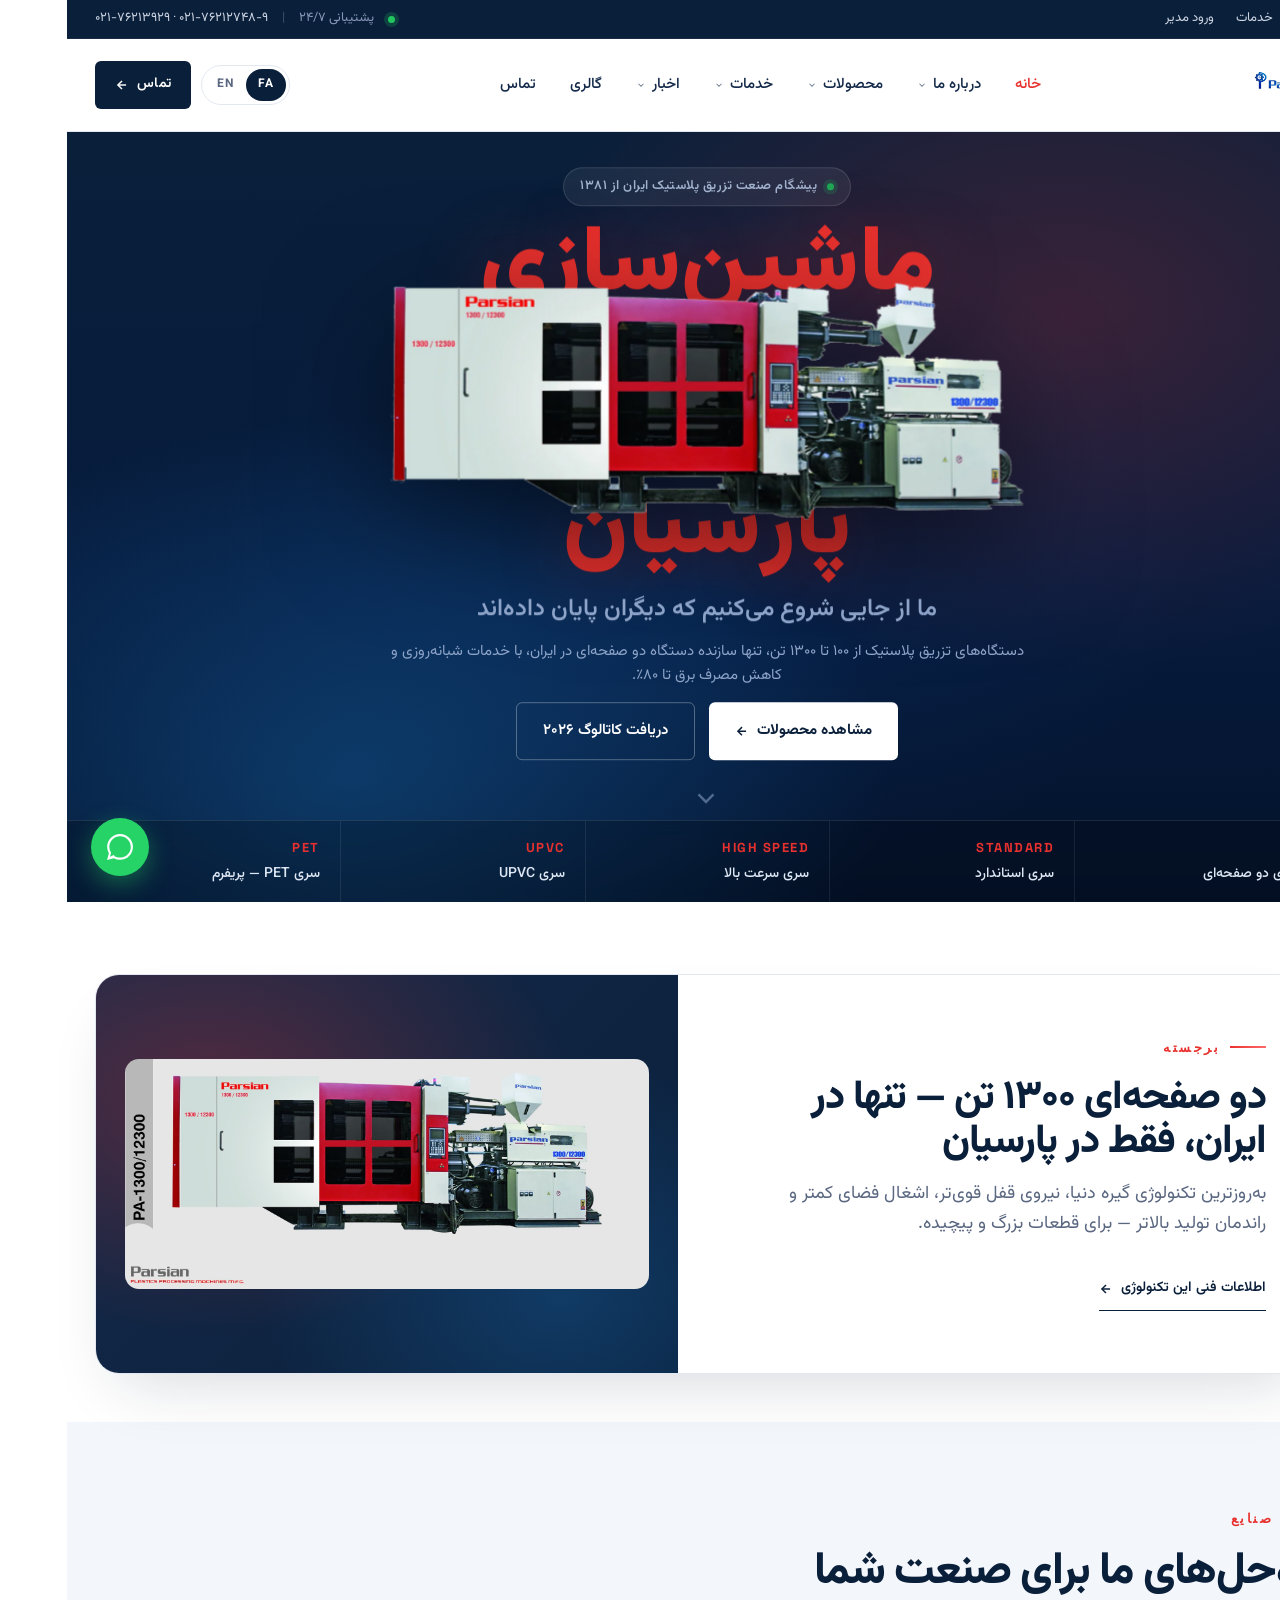
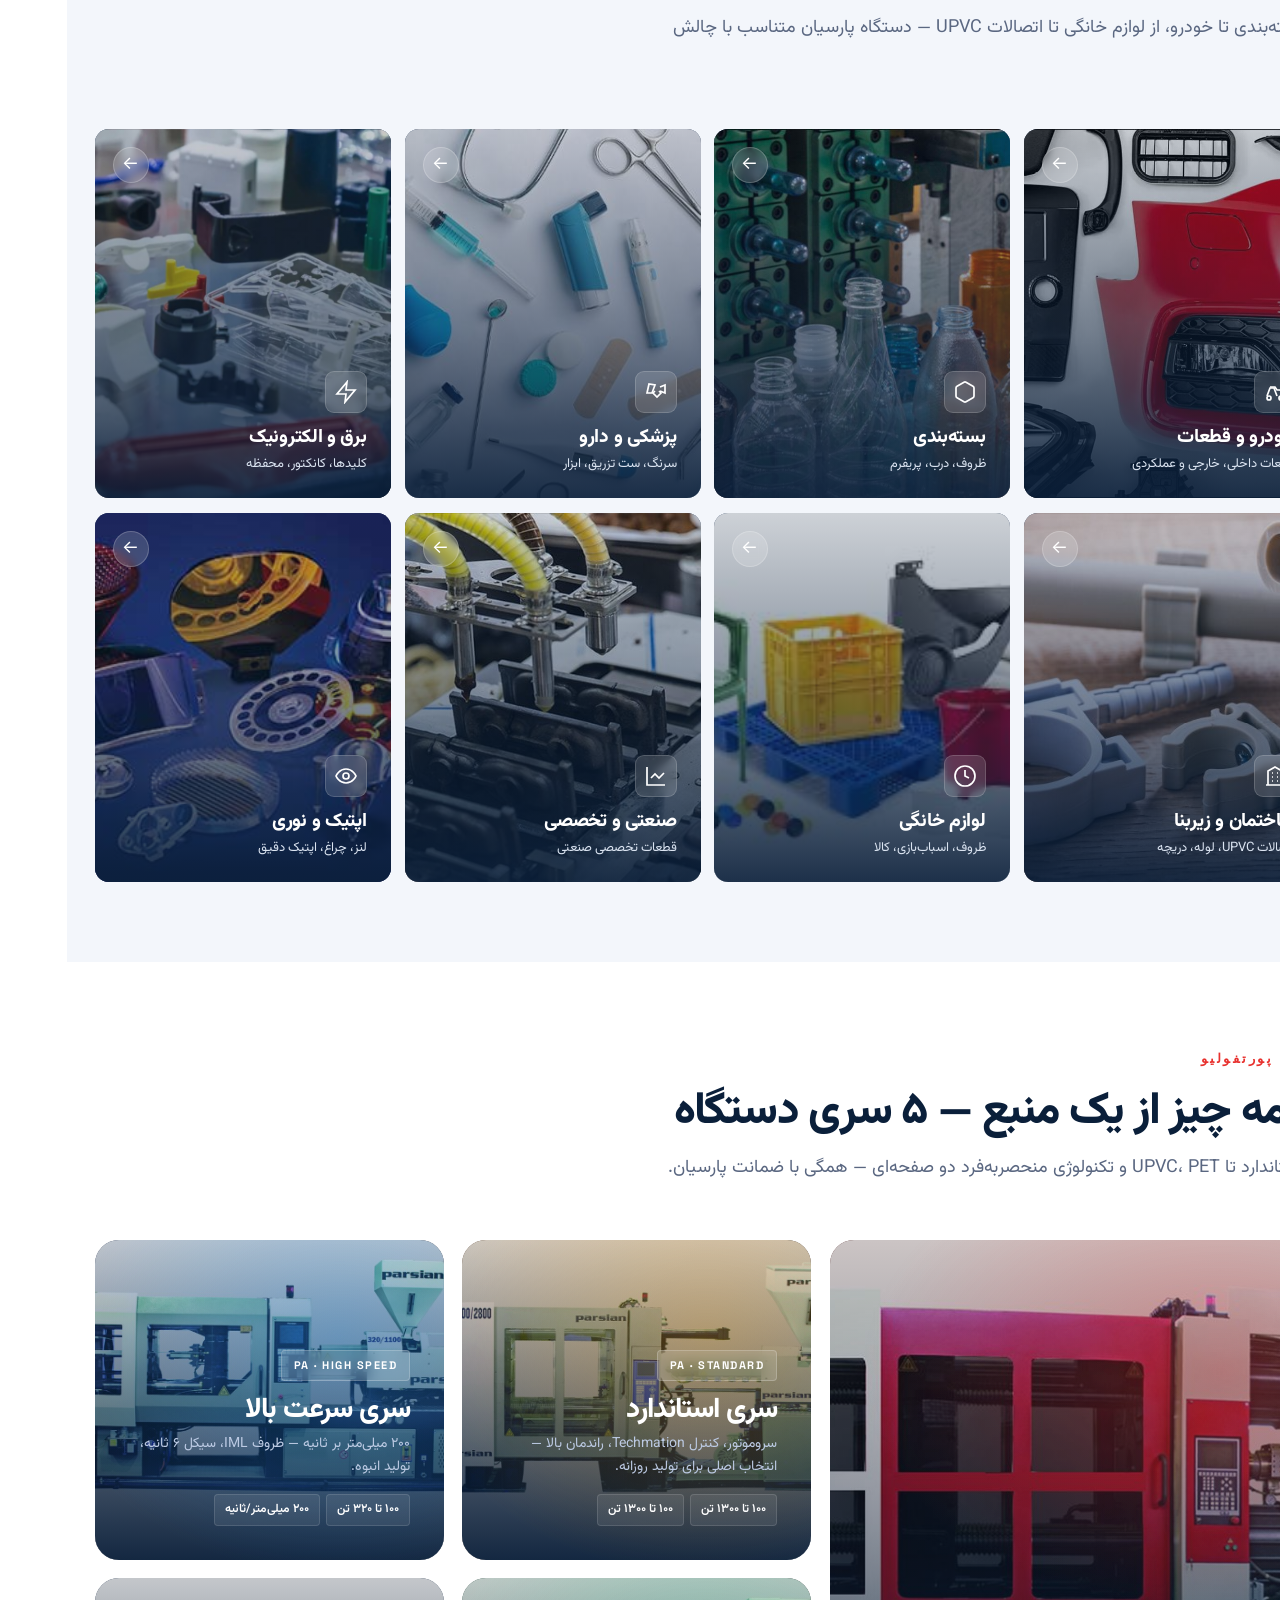
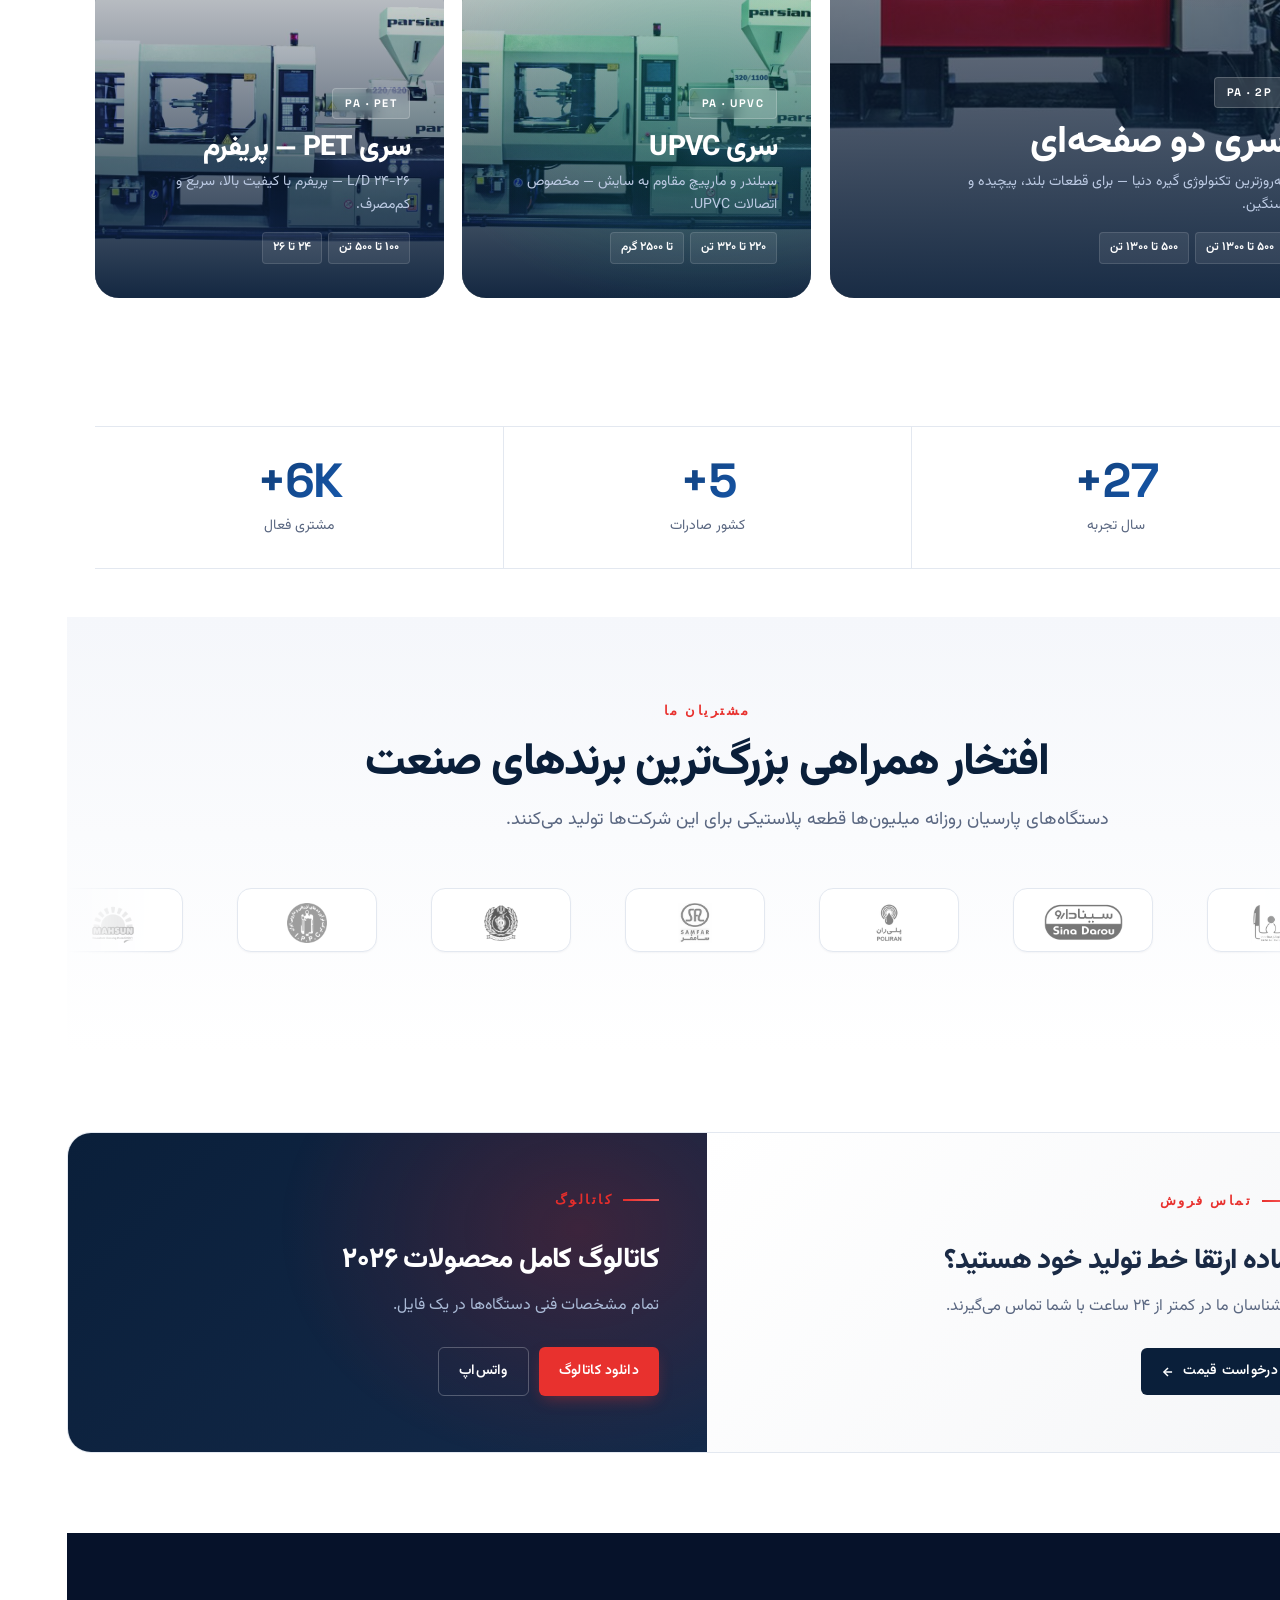
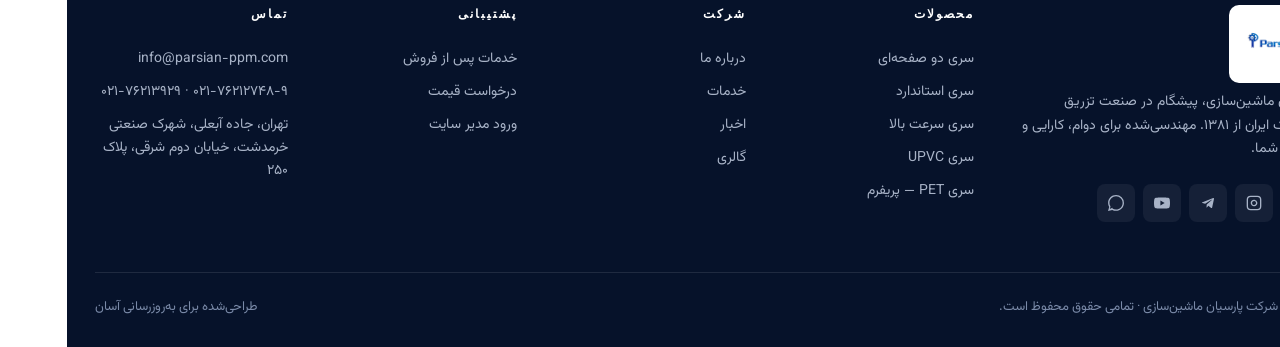
<file: index.html>
<!DOCTYPE html>
<html lang="fa" dir="rtl" data-lang="fa">
<head>
<meta charset="UTF-8" />
<meta name="viewport" content="width=device-width, initial-scale=1, viewport-fit=cover" />
<meta name="theme-color" content="#0a1f3a" />
<title>پارسیان | سازنده دستگاه تزریق پلاستیک — Parsian</title>
<meta name="description" content="پارسیان، سازنده دستگاه‌های تزریق پلاستیک از ۱۰۰ تا ۱۳۰۰ تن — تنها تولیدکننده دستگاه دو صفحه‌ای در ایران، با ۳۰ سال تجربه و خدمات پس از فروش ۲۴ ساعته." />
<link rel="preconnect" href="https://fonts.googleapis.com">
<link rel="preconnect" href="https://fonts.gstatic.com" crossorigin>
<link href="https://fonts.googleapis.com/css2?family=Vazirmatn:wght@300;400;500;600;700;800;900&family=Inter:wght@400;500;600;700;800;900&family=Space+Grotesk:wght@500;600;700&display=swap" rel="stylesheet">
<link rel="stylesheet" href="assets/css/style.css">
<link rel="stylesheet" href="assets/css/motion.css">
</head>
<body data-page="home">
  <div id="header-mount"></div>

  <section class="hero" id="hero-mount"></section>
  <section class="section-tight" style="padding-top:72px" id="highlight-mount"></section>
  <section class="section" id="industries-mount" style="background:var(--bg-2)"></section>
  <section class="section" id="portfolio-mount"></section>
  <section class="section-tight" id="stats-mount"></section>
  <section class="section" id="customers-mount" style="background:linear-gradient(180deg,#f5f7fb,#fff)"></section>
  <section class="section" id="cta-mount"><div class="container"></div></section>

  <div id="footer-mount"></div>
  <script src="assets/js/common.js"></script>
  <script src="assets/js/kinetic-grid.js"></script>
  <script src="assets/js/site.js"></script>
<script src="assets/js/motion.js"></script>
</body>
</html>
</file>
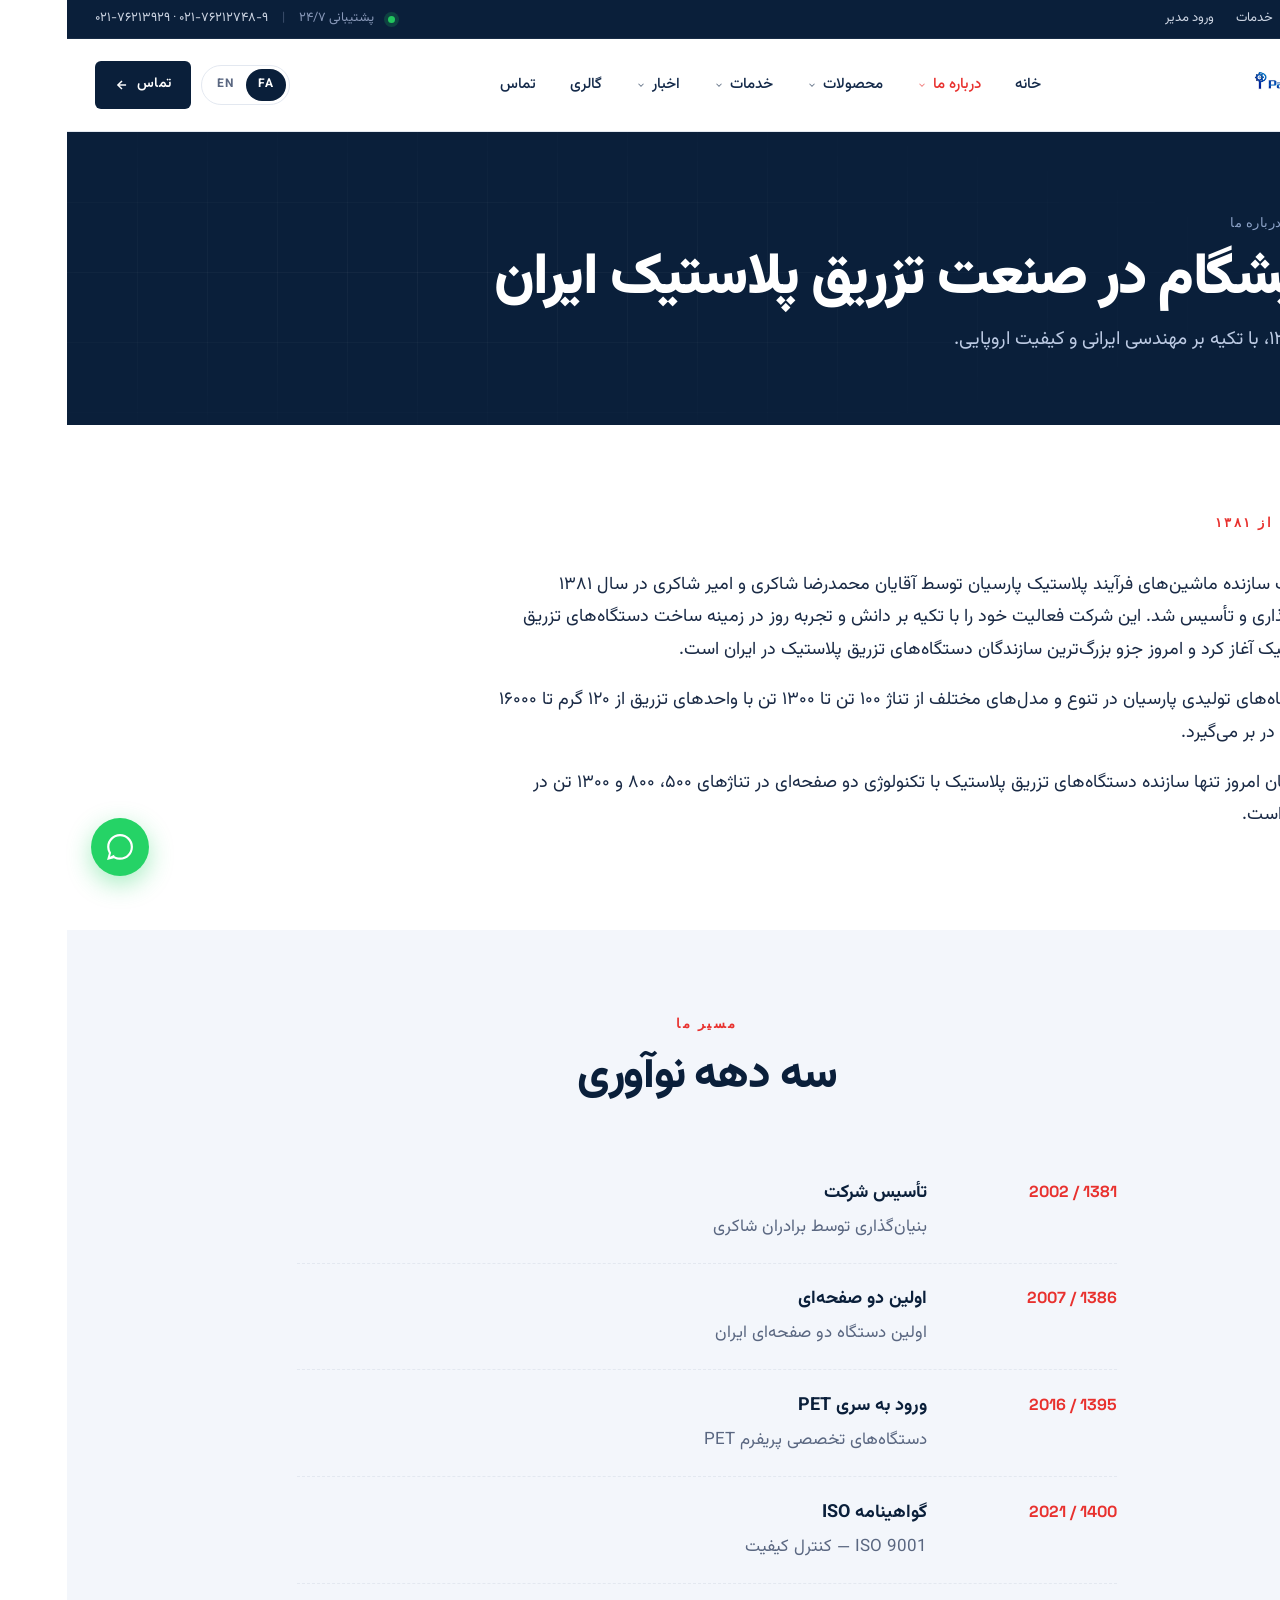
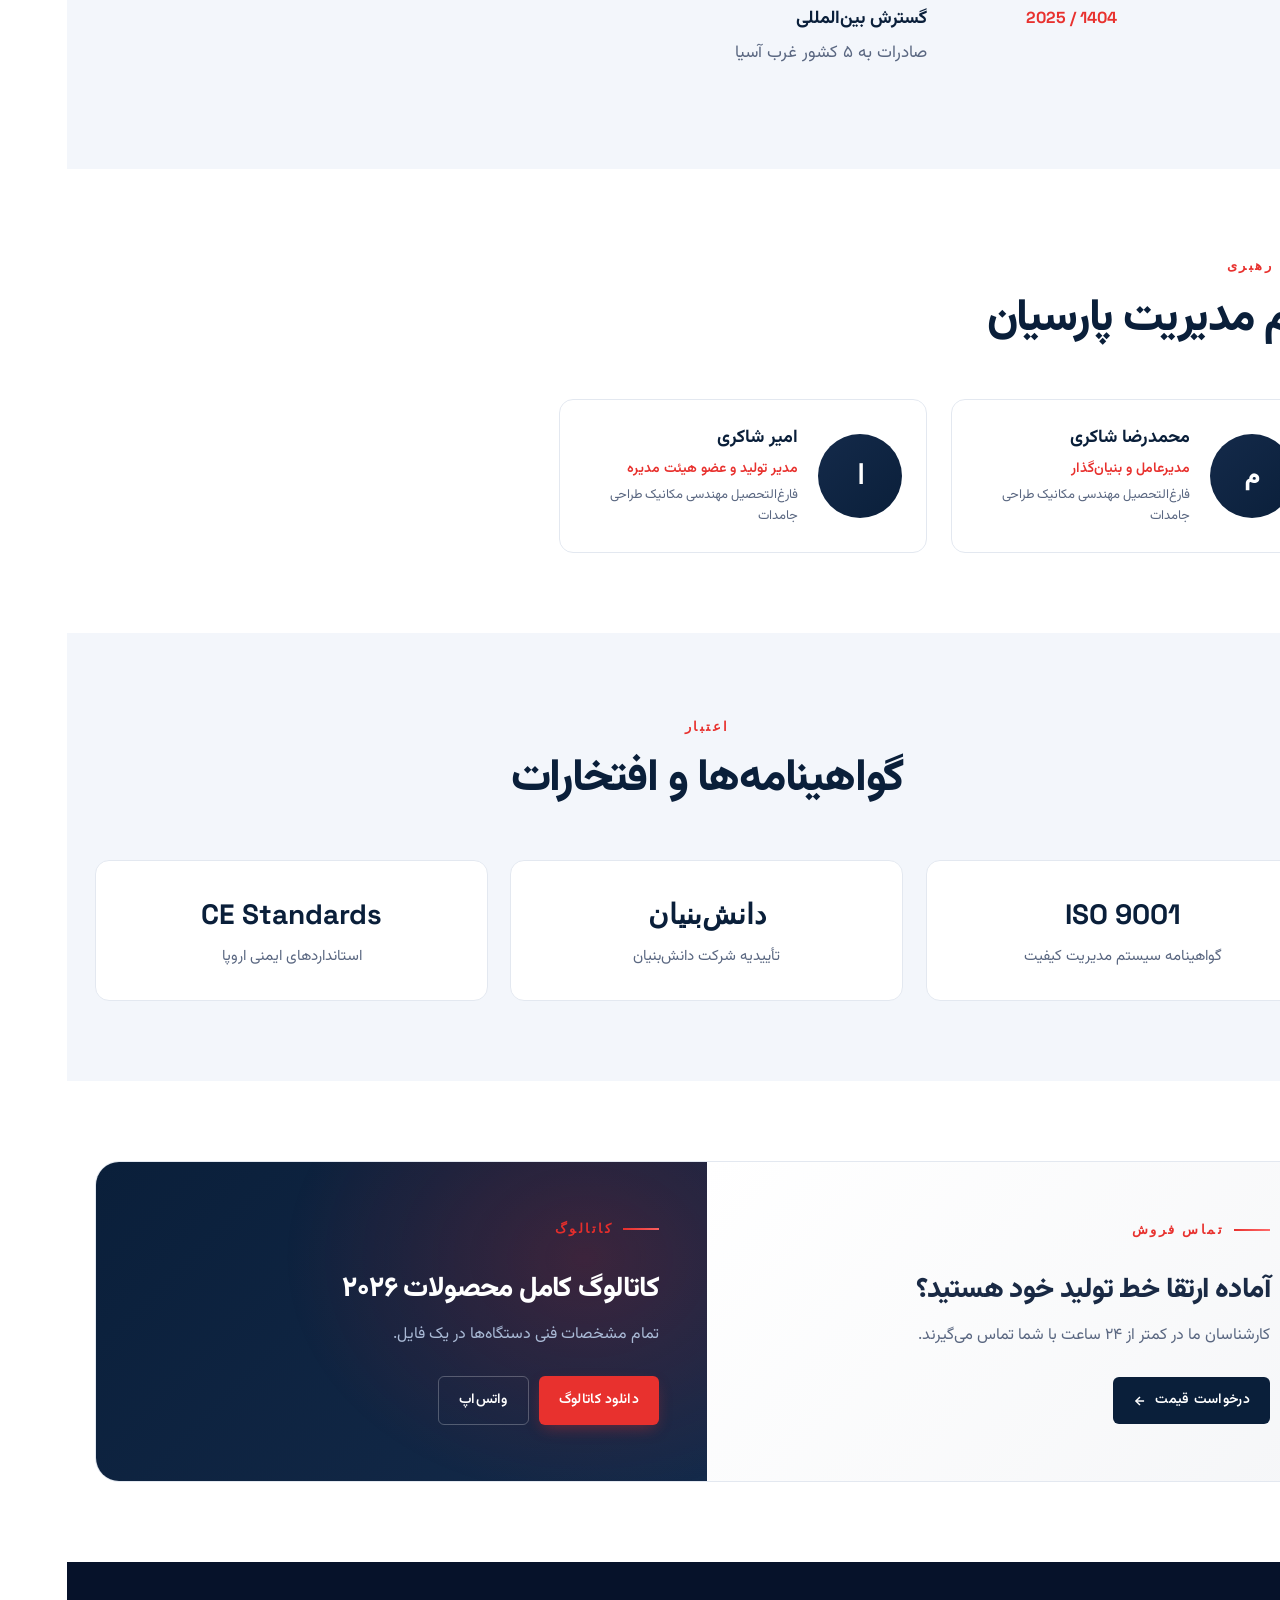
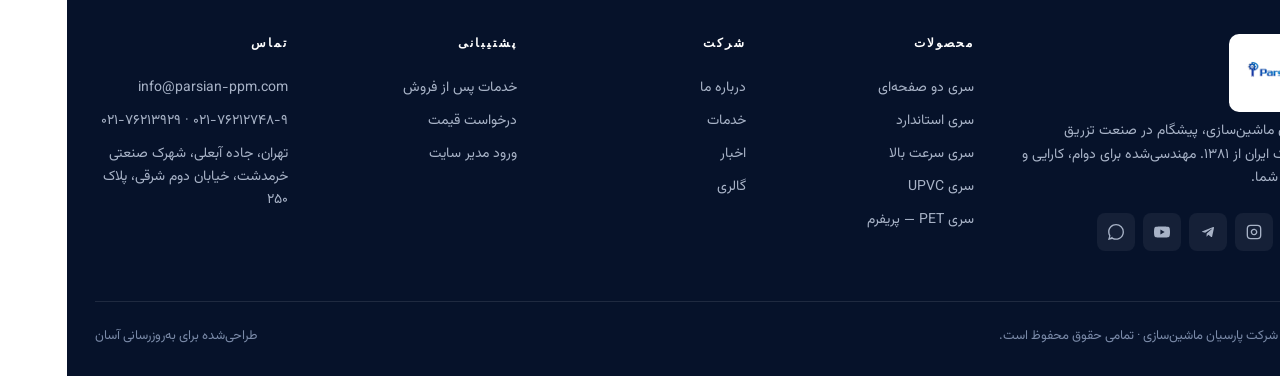
<file: about.html>
<!DOCTYPE html>
<html lang="fa" dir="rtl" data-lang="fa">
<head>
<meta charset="UTF-8" />
<meta name="viewport" content="width=device-width, initial-scale=1" />
<meta name="theme-color" content="#0a1f3a" />
<title>درباره ما | پارسیان — Parsian</title>
<meta name="description" content="بنیان‌گذاری در ۱۳۸۱، مهندسی توسط برادران شاکری، و ۳۰ سال تجربه ساخت دستگاه‌های تزریق پلاستیک — داستان پارسیان را بخوانید." />
<link rel="preconnect" href="https://fonts.googleapis.com">
<link rel="preconnect" href="https://fonts.gstatic.com" crossorigin>
<link href="https://fonts.googleapis.com/css2?family=Vazirmatn:wght@300;400;500;600;700;800;900&family=Inter:wght@400;500;600;700;800;900&family=Space+Grotesk:wght@500;600;700&display=swap" rel="stylesheet">
<link rel="stylesheet" href="assets/css/style.css">
<link rel="stylesheet" href="assets/css/motion.css">
</head>
<body data-page="about">
  <div id="header-mount"></div>

  <section class="page-hero">
    <div class="container">
      <div class="crumb"><a href="index.html"><span data-show="fa">خانه</span><span data-show="en">Home</span></a> / <span data-show="fa">درباره ما</span><span data-show="en">About</span></div>
      <h1><span data-show="fa">پیشگام در صنعت تزریق پلاستیک ایران</span><span data-show="en">Pioneering Iran's plastic machinery industry</span></h1>
      <p><span data-show="fa">از ۱۳۸۱، با تکیه بر مهندسی ایرانی و کیفیت اروپایی.</span><span data-show="en">Since 2002, built on Iranian engineering and European-grade quality.</span></p>
    </div>
  </section>

  <div id="about-mount"></div>

  <div id="footer-mount"></div>
  <script src="assets/js/common.js"></script>
  <script src="assets/js/site.js"></script>
<script src="assets/js/motion.js"></script>
</body>
</html>
</file>
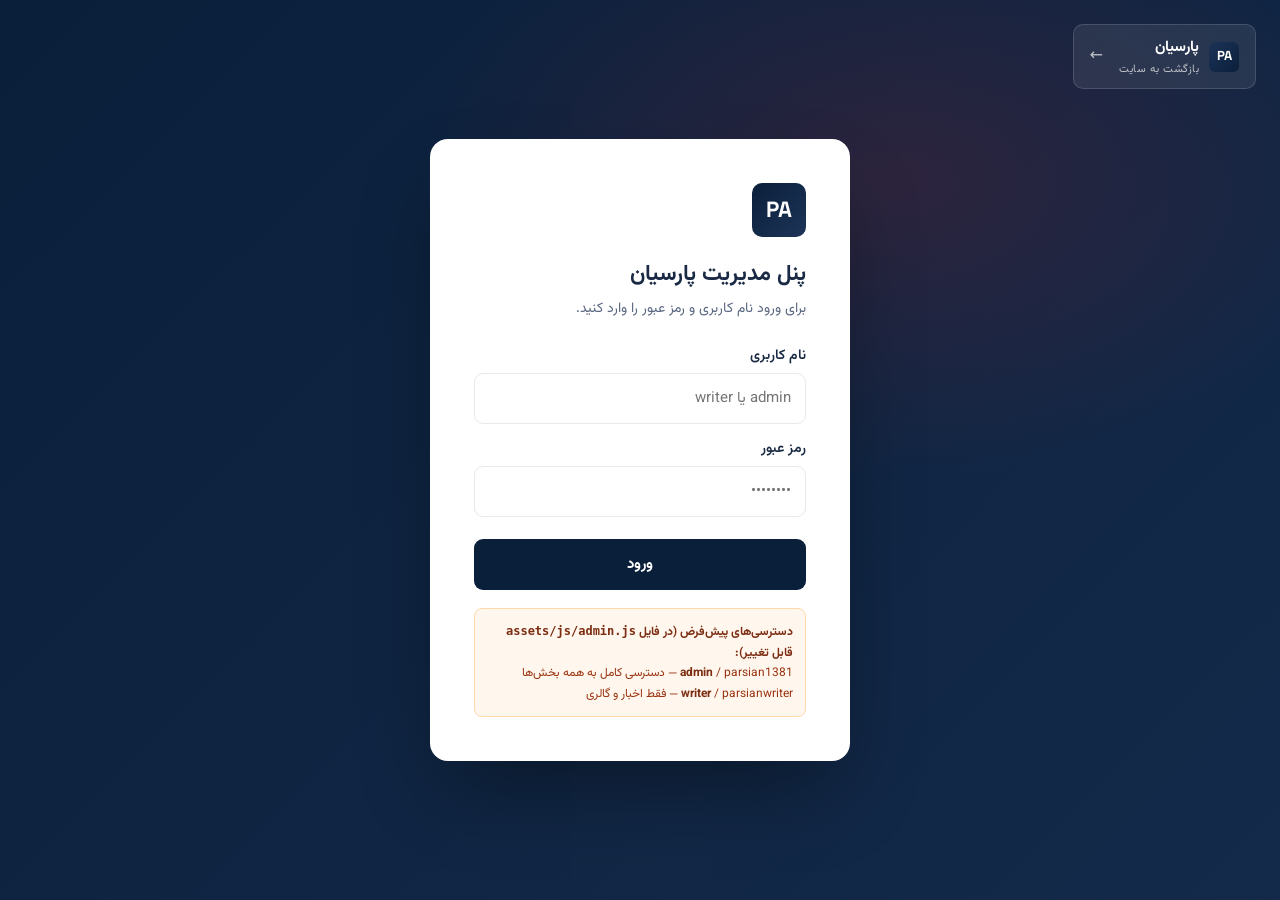
<file: admin.html>
<!DOCTYPE html>
<html lang="fa" dir="rtl">
<head>
<meta charset="UTF-8" />
<meta name="viewport" content="width=device-width, initial-scale=1" />
<meta name="robots" content="noindex, nofollow" />
<title>پنل مدیریت | پارسیان</title>
<link rel="preconnect" href="https://fonts.googleapis.com">
<link rel="preconnect" href="https://fonts.gstatic.com" crossorigin>
<link href="https://fonts.googleapis.com/css2?family=Vazirmatn:wght@300;400;500;600;700;800&family=Space+Grotesk:wght@500;600;700&display=swap" rel="stylesheet">
<style>
  :root{--ink:#0a1f3a;--ink2:#142a4a;--accent:#d92020;--line:#e6e9ee;--bg:#f5f6f8;--text:#1a2a45;--muted:#5a6781}
  *{box-sizing:border-box}
  body{margin:0;font-family:'Vazirmatn',system-ui,sans-serif;background:var(--bg);color:var(--text);line-height:1.6}
  input,select,textarea,button{font-family:inherit}

  /* ============ LOGIN ============ */
  #login-screen{min-height:100vh;display:flex;align-items:center;justify-content:center;background:radial-gradient(800px 500px at 70% 20%,rgba(217,32,32,.15),transparent 60%),linear-gradient(135deg,#0a1f3a,#142a4a);position:relative}
  .back-to-site{
    position:absolute; top:24px; inset-inline-start:24px;
    display:flex; align-items:center; gap:10px;
    color:#fff; text-decoration:none; padding:10px 16px; border-radius:10px;
    background:rgba(255,255,255,.08); border:1px solid rgba(255,255,255,.14); transition:.2s;
  }
  .back-to-site:hover{background:rgba(255,255,255,.16)}
  .back-to-site .logo{width:30px;height:30px;border-radius:6px;background:linear-gradient(135deg,#1d3458,#0a1f3a);display:grid;place-items:center;font-family:'Space Grotesk',sans-serif;font-weight:700;font-size:13px}
  .back-to-site b{font-weight:700;font-size:15px}
  .back-to-site small{display:block;font-size:11px;opacity:.7;letter-spacing:.5px}
  .back-to-site .arr{margin-inline-start:6px;opacity:.7}

  .login-card{background:#fff;border-radius:18px;padding:44px;width:420px;max-width:92vw;box-shadow:0 40px 80px -20px rgba(0,0,0,.4)}
  .login-card .logo{width:54px;height:54px;border-radius:10px;background:linear-gradient(135deg,#0a1f3a,#1d3458);display:grid;place-items:center;color:#fff;font-weight:800;font-family:'Space Grotesk',sans-serif;font-size:22px;margin-bottom:20px}
  .login-card h1{font-size:22px;margin:0 0 6px}
  .login-card p{color:var(--muted);font-size:14px;margin:0 0 24px}
  .login-card label{display:block;font-size:14px;font-weight:600;margin-bottom:6px;margin-top:14px}
  .login-card label:first-of-type{margin-top:0}
  .login-card input{width:100%;padding:13px 14px;border:1px solid var(--line);border-radius:9px;font-size:15px}
  .login-card button[type=submit]{width:100%;margin-top:22px;padding:14px;background:var(--ink);color:#fff;border:0;border-radius:9px;font-weight:700;font-size:15px;cursor:pointer}
  .login-card button[type=submit]:hover{background:#000}
  #login-err{display:none;color:#c0392b;font-size:13px;margin-top:12px;text-align:center}
  .hint{margin-top:18px;padding:12px;background:#fff7ed;border:1px solid #fed7aa;border-radius:8px;font-size:12px;color:#9a3412;line-height:1.7}
  .hint b{color:#7c2d12}

  /* ============ PANEL ============ */
  #panel{display:none;min-height:100vh}
  .topbar{background:var(--ink);color:#fff;display:flex;align-items:center;justify-content:space-between;padding:0 24px;height:62px;position:sticky;top:0;z-index:10}
  .topbar .brand{display:flex;align-items:center;gap:10px;font-weight:800;cursor:pointer}
  .topbar .brand:hover{opacity:.85}
  .topbar .brand .logo{width:36px;height:36px;border-radius:8px;background:linear-gradient(135deg,#1d3458,#0a1f3a);display:grid;place-items:center;font-family:'Space Grotesk',sans-serif}
  .user-tag{display:inline-block;background:rgba(255,255,255,.10);padding:6px 12px;border-radius:999px;font-size:12px;margin-inline-end:12px}
  .topbar .actions{display:flex;gap:10px;align-items:center}
  .topbar button{padding:9px 16px;border-radius:8px;border:0;font-weight:600;font-size:13px;cursor:pointer}
  .btn-publish{background:var(--accent);color:#fff}
  .btn-publish:hover{filter:brightness(1.08)}
  .btn-outline{background:transparent;color:#cdd5e3;border:1px solid rgba(255,255,255,.2)!important}
  .btn-outline:hover{background:rgba(255,255,255,.08)}
  .layout{display:grid;grid-template-columns:240px 1fr;min-height:calc(100vh - 62px)}
  #nav{background:#fff;border-inline-end:1px solid var(--line);padding:18px 14px;display:flex;flex-direction:column;gap:4px}
  .navbtn{display:flex;align-items:center;gap:10px;padding:12px 14px;border-radius:9px;border:0;background:transparent;text-align:start;font-size:15px;font-weight:500;color:var(--text);cursor:pointer;width:100%}
  .navbtn:hover{background:var(--bg)}
  .navbtn.active{background:var(--ink);color:#fff}
  #content{padding:30px 34px;max-width:1000px}
  .sec-top{display:flex;justify-content:space-between;align-items:flex-start;gap:16px;margin-bottom:24px;flex-wrap:wrap}
  .sec-top h2{margin:0 0 4px;font-size:24px}
  .sec-top p{margin:0;color:var(--muted);font-size:14px;max-width:560px}
  .btn-add{background:var(--accent);color:#fff;border:0;border-radius:9px;padding:11px 18px;font-weight:700;font-size:14px;cursor:pointer}
  .btn-save{background:var(--ink);color:#fff;border:0;border-radius:9px;padding:13px 24px;font-weight:700;font-size:14px;cursor:pointer}
  .btn-save:hover{background:#000}
  .btn-ghost2{background:#fff;color:var(--ink);border:1px solid var(--line);border-radius:9px;padding:11px 18px;font-weight:600;font-size:14px;cursor:pointer}

  /* ============ ROW CARDS ============ */
  .cards{display:flex;flex-direction:column;gap:10px}
  .row-card{display:flex;align-items:center;gap:16px;background:#fff;border:1px solid var(--line);border-radius:12px;padding:14px 16px}
  .row-main{flex:1;min-width:0}.row-main b{display:block;font-size:16px}
  .row-main input,.row-main textarea{width:100%;border:1px solid var(--line);border-radius:7px;padding:8px 10px;font-size:14px}
  .muted{color:var(--muted);font-size:13px}
  .row-acts{display:flex;gap:8px}
  .row-acts button{padding:8px 14px;border-radius:7px;border:1px solid var(--line);background:#fff;font-size:13px;font-weight:600;cursor:pointer}
  .row-acts button:hover{background:var(--bg)}
  .danger{color:#c0392b;border-color:#f3c1ba!important}
  .danger:hover{background:#fdecea!important}
  .small{padding:6px 10px!important;font-size:12px!important}
  .thumb-mini{width:46px;height:46px;border-radius:9px;display:grid;place-items:center;color:#fff;font-weight:700;flex:0 0 46px;font-family:'Space Grotesk',sans-serif;background:#1d3458}
  .cat-technology{background:#1d3458}.cat-sustainability{background:#0d4030}.cat-event{background:#7c3000}.cat-press{background:#142a4a}
  .empty{color:var(--muted);padding:30px;text-align:center;background:#fff;border:1px dashed var(--line);border-radius:12px}
  /* hero machine list — navy thumb so the transparent cut-outs read as they do on the site */
  .hm-row{align-items:flex-start}
  .hm-row .f{margin-bottom:8px}
  .hm-thumb{flex:0 0 130px;height:64px;border-radius:9px;background:#0a1f3a;display:grid;place-items:center;overflow:hidden;padding:4px}
  .hm-thumb img{max-width:100%;max-height:100%;object-fit:contain}
  .hm-acts{flex-direction:column}

  /* ============ FORMS ============ */
  .form2{background:#fff;border:1px solid var(--line);border-radius:14px;padding:28px;max-width:900px}
  .grid2{display:grid;grid-template-columns:1fr 1fr;gap:16px}
  .grid3{display:grid;grid-template-columns:1fr 1fr 1fr;gap:16px}
  .f{margin-bottom:16px}
  .f label{display:block;font-size:13px;font-weight:600;margin-bottom:6px}
  .f input,.f select,.f textarea{width:100%;padding:11px 12px;border:1px solid var(--line);border-radius:8px;font-size:14px}
  .f textarea{resize:vertical}
  .f input:focus,.f textarea:focus,.f select:focus{outline:2px solid var(--accent);border-color:transparent}
  .form-acts{display:flex;gap:10px;margin-top:10px}
  .imgprev{margin-top:10px;border:1px dashed var(--line);border-radius:8px;padding:14px;min-height:80px;display:flex;flex-direction:column;align-items:center;gap:10px}
  .imgprev img{max-height:200px;max-width:100%;border-radius:6px}
  .up-guide{
    background:#f0f9ff;border:1px solid #bae6fd;border-radius:9px;padding:12px 14px;margin-bottom:10px;
    display:flex;flex-wrap:wrap;gap:14px;font-size:13px;color:#075985;
  }
  .up-guide b{color:#0c4a6e;font-weight:700}
  .up-guide .up-tip{flex-basis:100%;color:#0369a1;font-size:12.5px;margin-top:2px}
  .up-feedback{
    background:#f8fafc;border:1px solid #e2e8f0;border-radius:8px;padding:10px 12px;font-size:13px;line-height:1.7;
    width:100%;text-align:center;color:#475569;
  }
  .up-feedback b{color:#0f172a;font-weight:700}
  .up-feedback span{display:block;margin-top:4px;font-size:12px}
  .up-feedback.ok{background:#f0fdf4;border-color:#bbf7d0;color:#166534}
  .up-feedback.ok b{color:#14532d}
  .up-feedback.warn{background:#fff7ed;border-color:#fed7aa;color:#9a3412}
  .up-feedback.warn b{color:#7c2d12}
  .gal-admin{display:grid;grid-template-columns:repeat(3,1fr);gap:14px}
  .gal-admin-item{background:#fff;border:1px solid var(--line);border-radius:12px;padding:12px}
  .gal-admin-item .ph{aspect-ratio:4/3;background:var(--bg);border-radius:8px;display:grid;place-items:center;font-size:34px;overflow:hidden;margin-bottom:8px}
  .gal-admin-item .ph img{width:100%;height:100%;object-fit:cover}
  .gal-admin-item input{width:100%;border:1px solid var(--line);border-radius:7px;padding:7px 9px;font-size:13px;margin-bottom:8px}

  /* ============ RICH TEXT EDITOR ============ */
  .rte-wrap{border:1px solid var(--line);border-radius:8px;overflow:hidden;background:#fff}
  .rte-toolbar{display:flex;flex-wrap:wrap;align-items:center;gap:4px;padding:8px 10px;background:#f9fafc;border-bottom:1px solid var(--line)}
  .rte-toolbar button{
    width:34px;height:34px;border-radius:6px;border:1px solid transparent;background:transparent;
    cursor:pointer;font-size:14px;color:var(--ink);display:inline-flex;align-items:center;justify-content:center;
    font-family:'Vazirmatn',sans-serif;
  }
  .rte-toolbar button:hover{background:#fff;border-color:var(--line)}
  .rte-toolbar button:active{background:var(--ink);color:#fff}
  .rte-toolbar .rte-sep{width:1px;height:22px;background:var(--line);margin:0 6px}
  .rte-area{
    min-height:160px;max-height:480px;overflow:auto;padding:14px 18px;font-size:15px;line-height:1.85;outline:none;
    background:#fff;color:var(--text);
  }
  .rte-area:focus{box-shadow:inset 0 0 0 2px rgba(217,32,32,.15)}
  .rte-area p{margin:0 0 12px}
  .rte-area h2{font-size:22px;font-weight:800;margin:18px 0 10px;color:var(--ink)}
  .rte-area h3{font-size:18px;font-weight:700;margin:14px 0 8px;color:var(--ink)}
  .rte-area ul, .rte-area ol{padding-inline-start:22px;margin:0 0 12px}
  .rte-area li{margin-bottom:4px}
  .rte-area a{color:var(--accent);text-decoration:underline}

  #flash{display:none;position:fixed;bottom:24px;inset-inline-start:50%;transform:translateX(50%);background:var(--ink);color:#fff;padding:14px 22px;border-radius:10px;font-size:14px;box-shadow:0 12px 30px rgba(0,0,0,.25);z-index:50;max-width:90vw;text-align:center}

  @media (max-width:760px){.hm-row{flex-wrap:wrap}.hm-acts{flex-direction:row}.layout{grid-template-columns:1fr}#nav{flex-direction:row;overflow-x:auto}.grid2,.grid3{grid-template-columns:1fr}.gal-admin{grid-template-columns:1fr 1fr}.back-to-site small{display:none}}
</style>
</head>
<body>

  <!-- ============= LOGIN ============= -->
  <div id="login-screen">

    <!-- back-to-site button (top-start) -->
    <a class="back-to-site" href="index.html">
      <span class="logo">PA</span>
      <span><b>پارسیان</b><small>بازگشت به سایت</small></span>
      <span class="arr">←</span>
    </a>

    <form class="login-card" id="login-form">
      <div class="logo">PA</div>
      <h1>پنل مدیریت پارسیان</h1>
      <p>برای ورود نام کاربری و رمز عبور را وارد کنید.</p>

      <label>نام کاربری</label>
      <input type="text" id="uname" autocomplete="username" placeholder="admin یا writer">

      <label>رمز عبور</label>
      <input type="password" id="pw" autocomplete="current-password" placeholder="••••••••">

      <button type="submit">ورود</button>
      <div id="login-err">نام کاربری یا رمز عبور اشتباه است.</div>

      <div class="hint">
        <b>دسترسی‌های پیش‌فرض (در فایل <code>assets/js/admin.js</code> قابل تغییر):</b><br>
        <b>admin</b> / parsian1381 — دسترسی کامل به همه بخش‌ها<br>
        <b>writer</b> / parsianwriter — فقط اخبار و گالری
      </div>
    </form>
  </div>

  <!-- ============= PANEL ============= -->
  <div id="panel">
    <div class="topbar">
      <div class="brand" onclick="window.location.href='index.html'" title="بازگشت به سایت">
        <span class="logo">PA</span> پنل مدیریت محتوا
      </div>
      <div class="actions">
        <span class="user-tag" id="user-tag"></span>
        <button class="btn-outline" onclick="window.open('index.html','_blank')">مشاهده سایت</button>
        <button class="btn-outline" onclick="resetLocal()">بازنشانی</button>
        <button class="btn-publish" onclick="publishDownload()">⬇ دانلود data.json (انتشار)</button>
        <button class="btn-outline" onclick="logout()">خروج</button>
      </div>
    </div>
    <div class="layout">
      <nav id="nav"></nav>
      <main id="content"></main>
    </div>
  </div>

  <div id="flash"></div>
  <script src="assets/js/admin.js"></script>
</body>
</html>
</file>
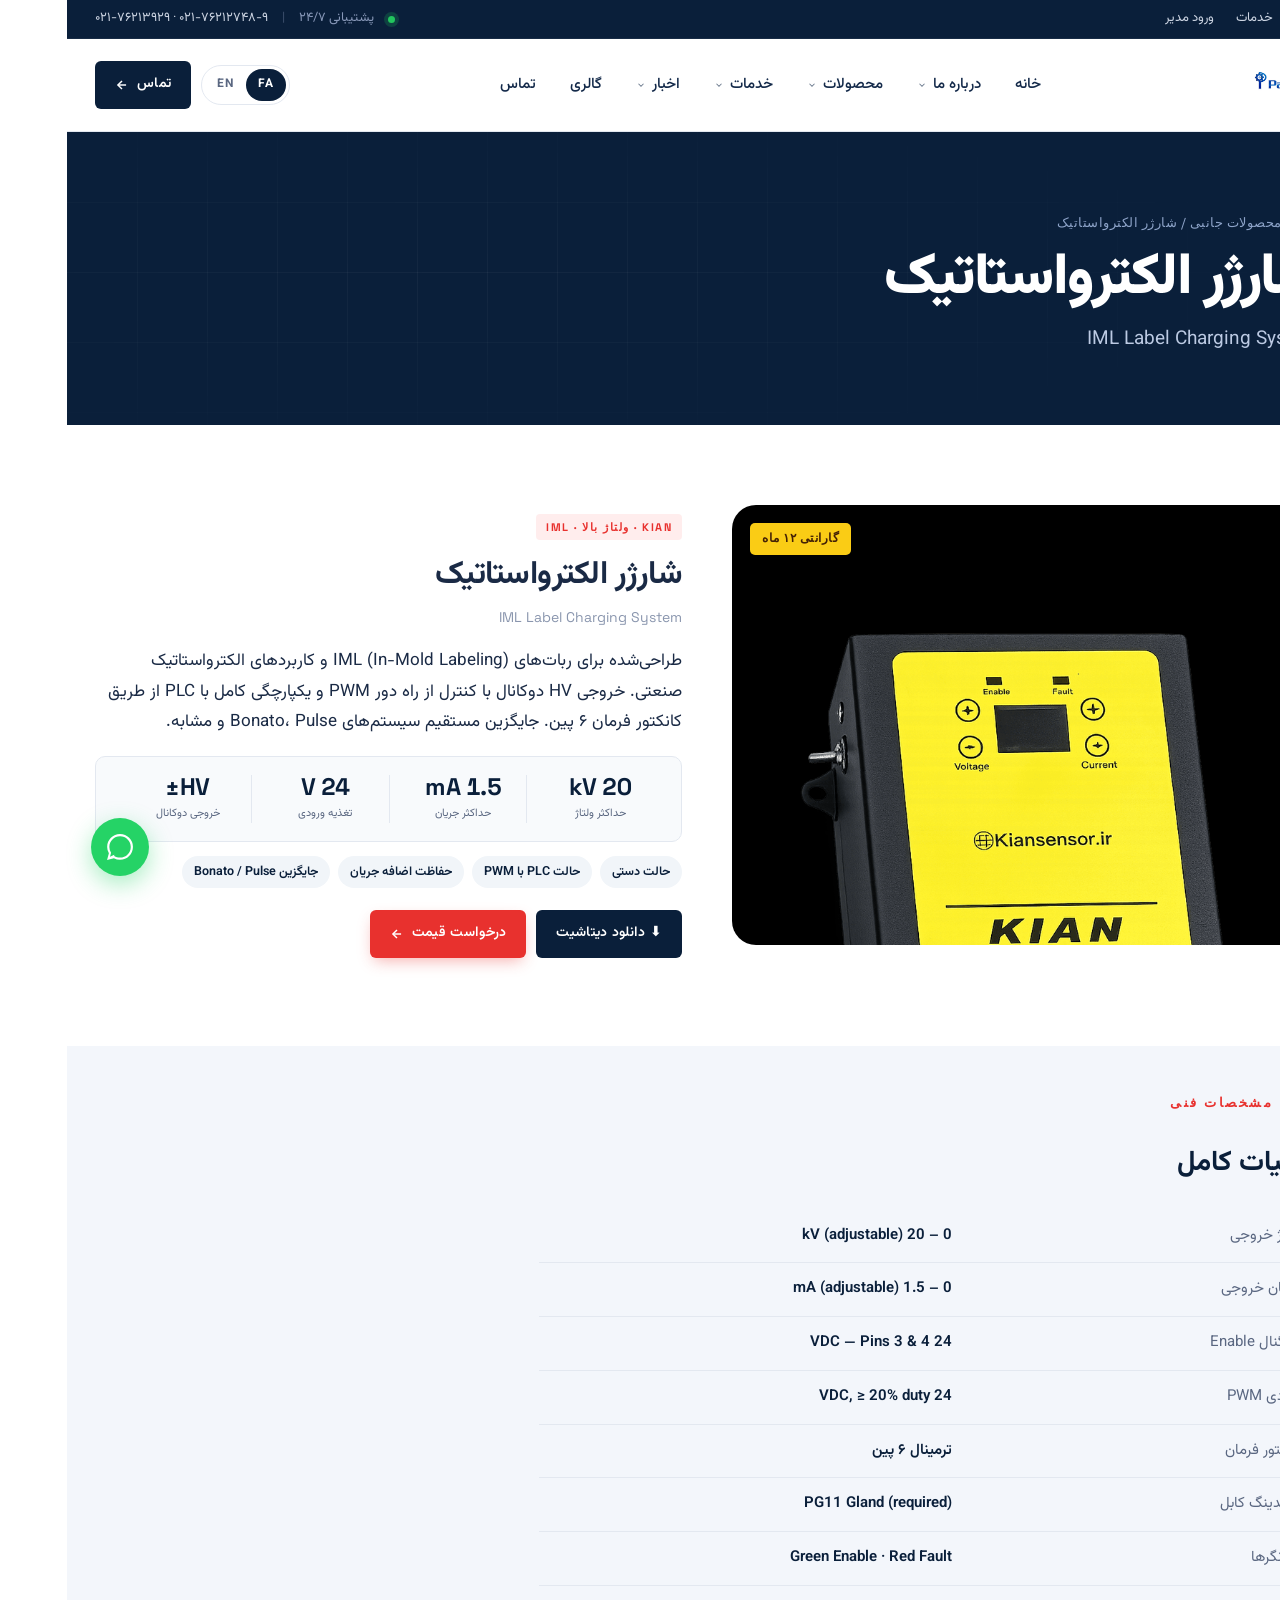
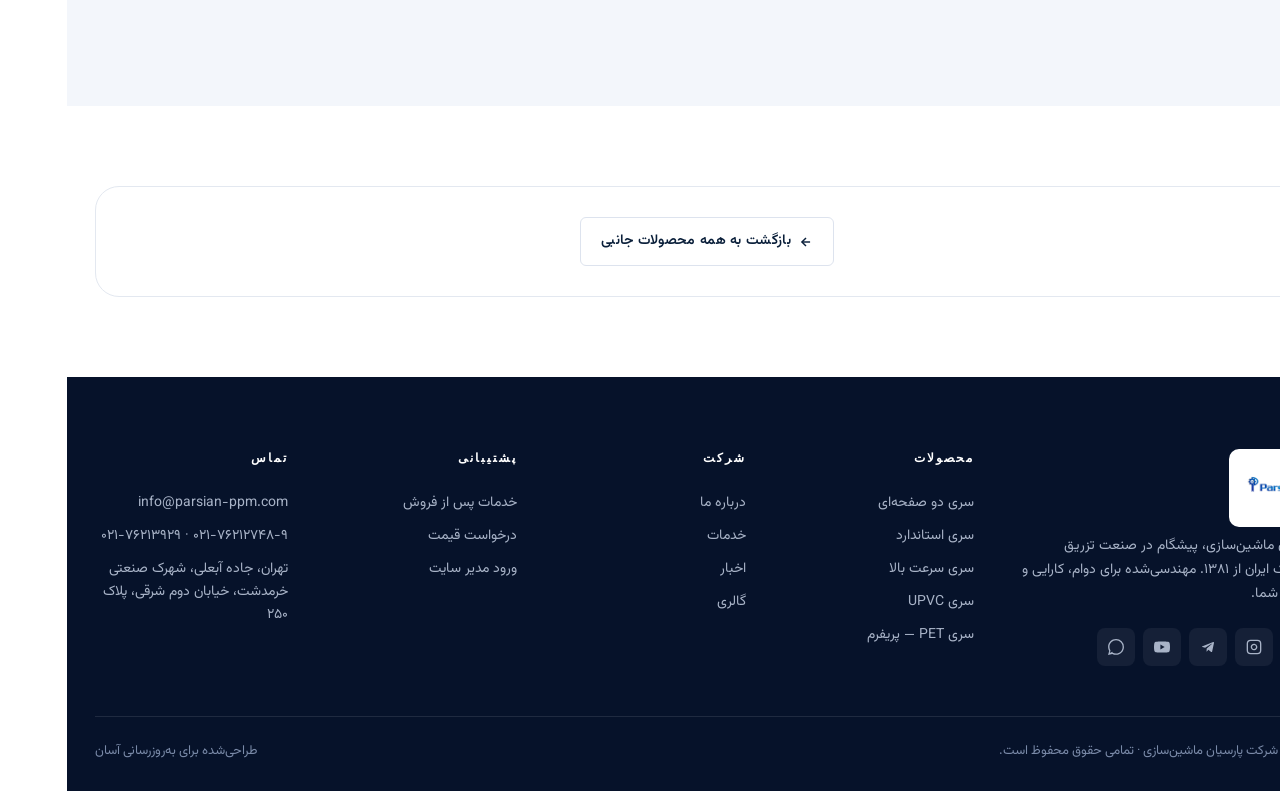
<file: aux-product.html>
<!DOCTYPE html>
<html lang="fa" dir="rtl" data-lang="fa">
<head>
<meta charset="UTF-8" />
<meta name="viewport" content="width=device-width, initial-scale=1" />
<meta name="theme-color" content="#0a1f3a" />
<title>محصول جانبی | پارسیان</title>
<meta name="description" content="مشخصات فنی کامل محصولات جانبی پارسیان." />
<link rel="preconnect" href="https://fonts.googleapis.com">
<link rel="preconnect" href="https://fonts.gstatic.com" crossorigin>
<link href="https://fonts.googleapis.com/css2?family=Vazirmatn:wght@300;400;500;600;700;800;900&family=Inter:wght@400;500;600;700;800;900&family=Space+Grotesk:wght@500;600;700&display=swap" rel="stylesheet">
<link rel="stylesheet" href="assets/css/style.css">
<link rel="stylesheet" href="assets/css/motion.css">
</head>
<body data-page="aux-product">
  <div id="header-mount"></div>

  <section class="page-hero">
    <div class="container">
      <div class="crumb"><a href="index.html"><span data-show="fa">خانه</span><span data-show="en">Home</span></a> / <a href="auxiliary.html"><span data-show="fa">محصولات جانبی</span><span data-show="en">Auxiliary</span></a> / <span id="crumb-name"></span></div>
      <h1 id="aux-title"></h1>
      <p id="aux-sub"></p>
    </div>
  </section>

  <div id="aux-product-mount"></div>

  <div id="footer-mount"></div>
  <script src="assets/js/common.js"></script>
  <script src="assets/js/site.js"></script>
<script src="assets/js/motion.js"></script>
</body>
</html>
</file>
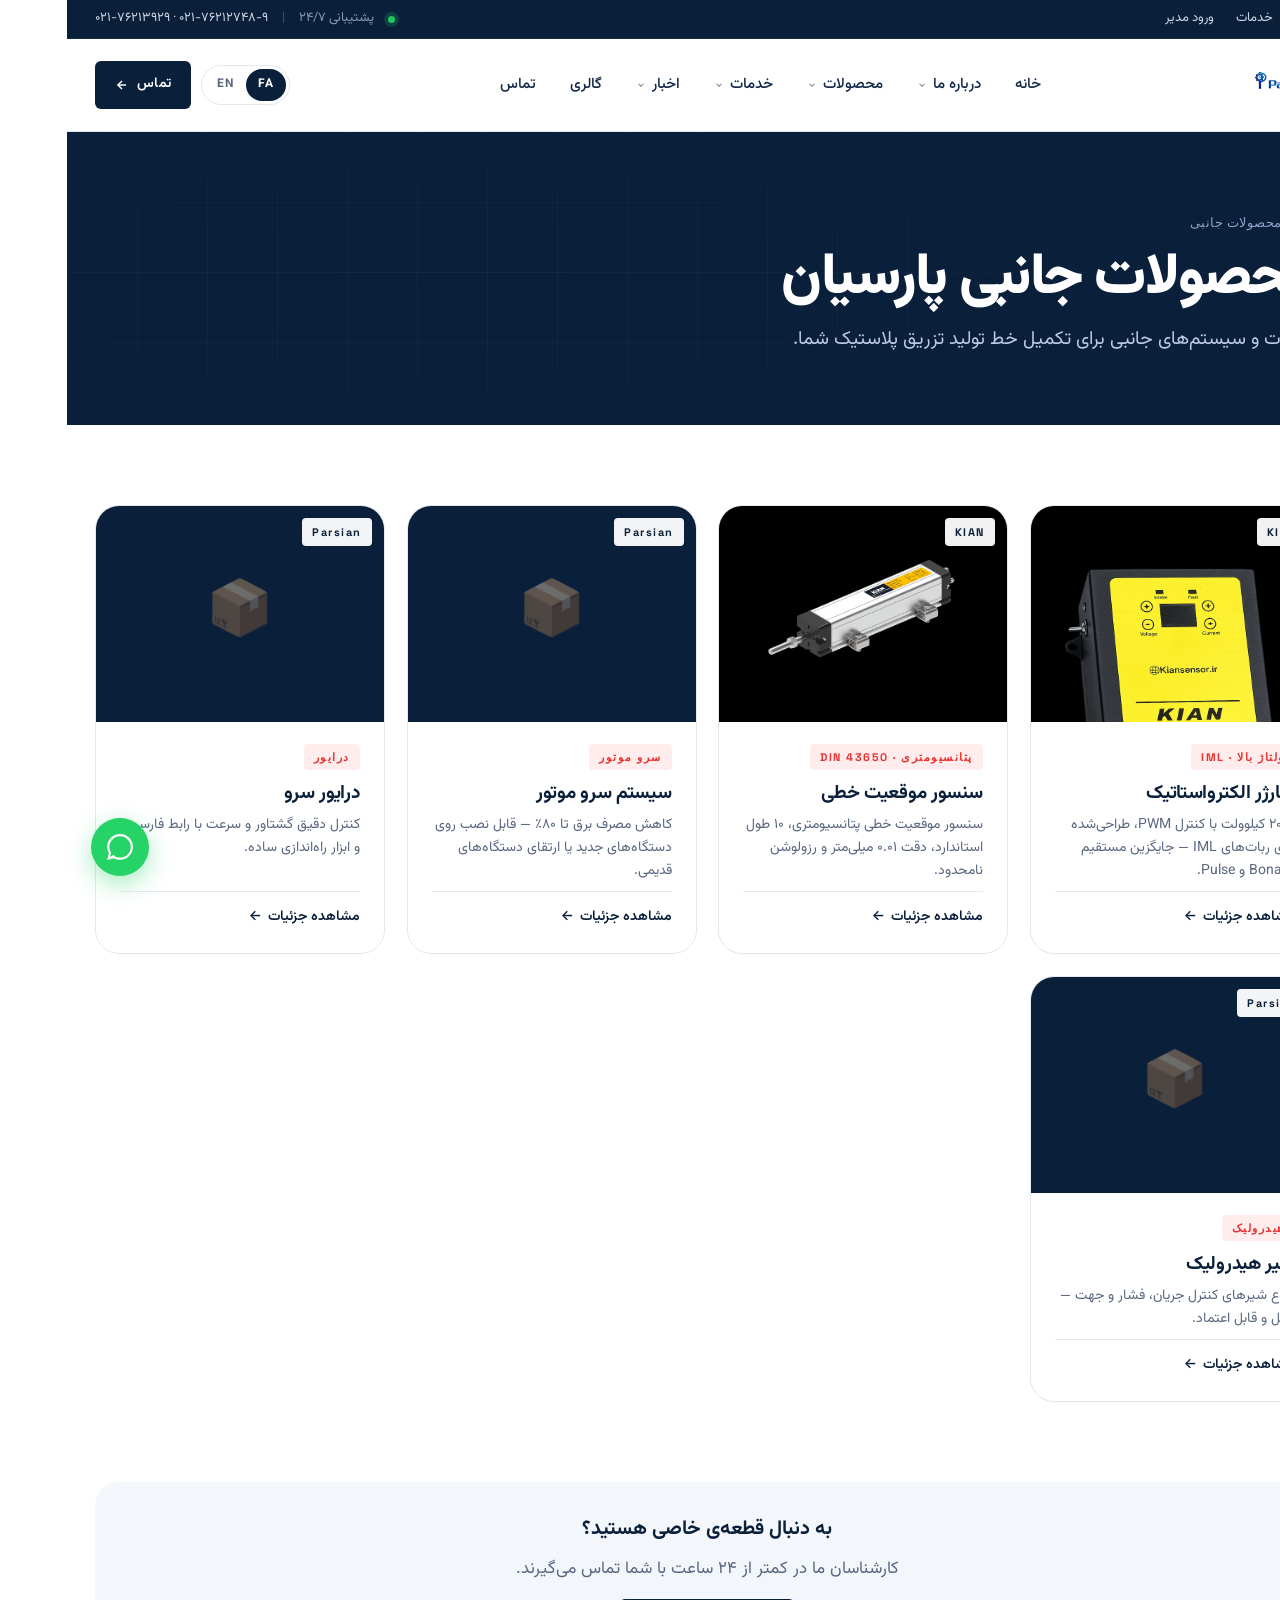
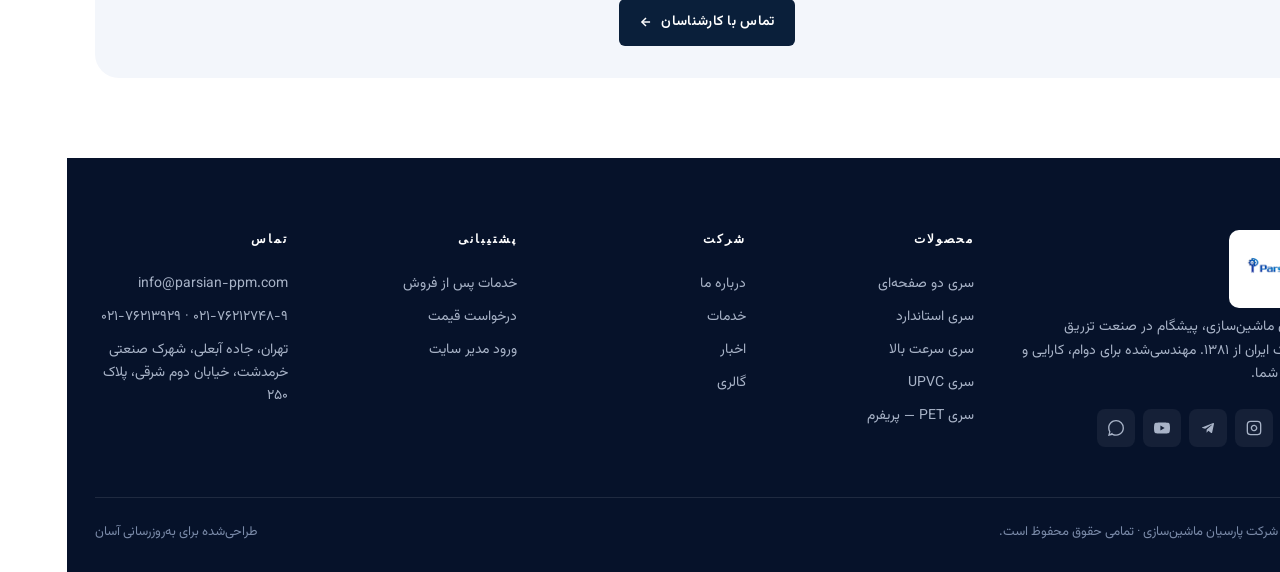
<file: auxiliary.html>
<!DOCTYPE html>
<html lang="fa" dir="rtl" data-lang="fa">
<head>
<meta charset="UTF-8" />
<meta name="viewport" content="width=device-width, initial-scale=1" />
<meta name="theme-color" content="#0a1f3a" />
<title>محصولات جانبی | پارسیان</title>
<meta name="description" content="محصولات جانبی پارسیان: شارژر الکترواستاتیک KIAN، سنسور موقعیت خطی KIAN، سرو موتور، درایور سرو و شیر هیدرولیک." />
<link rel="preconnect" href="https://fonts.googleapis.com">
<link rel="preconnect" href="https://fonts.gstatic.com" crossorigin>
<link href="https://fonts.googleapis.com/css2?family=Vazirmatn:wght@300;400;500;600;700;800;900&family=Inter:wght@400;500;600;700;800;900&family=Space+Grotesk:wght@500;600;700&display=swap" rel="stylesheet">
<link rel="stylesheet" href="assets/css/style.css">
<link rel="stylesheet" href="assets/css/motion.css">
</head>
<body data-page="auxiliary">
  <div id="header-mount"></div>

  <section class="page-hero">
    <div class="container">
      <div class="crumb"><a href="index.html"><span data-show="fa">خانه</span><span data-show="en">Home</span></a> / <span data-show="fa">محصولات جانبی</span><span data-show="en">Auxiliary Products</span></div>
      <h1><span data-show="fa">محصولات جانبی پارسیان</span><span data-show="en">Parsian Auxiliary Products</span></h1>
      <p><span data-show="fa">قطعات و سیستم‌های جانبی برای تکمیل خط تولید تزریق پلاستیک شما.</span><span data-show="en">Components and systems to complete your plastic injection production line.</span></p>
    </div>
  </section>

  <div id="auxiliary-mount"></div>

  <div id="footer-mount"></div>
  <script src="assets/js/common.js"></script>
  <script src="assets/js/site.js"></script>
<script src="assets/js/motion.js"></script>
</body>
</html>
</file>
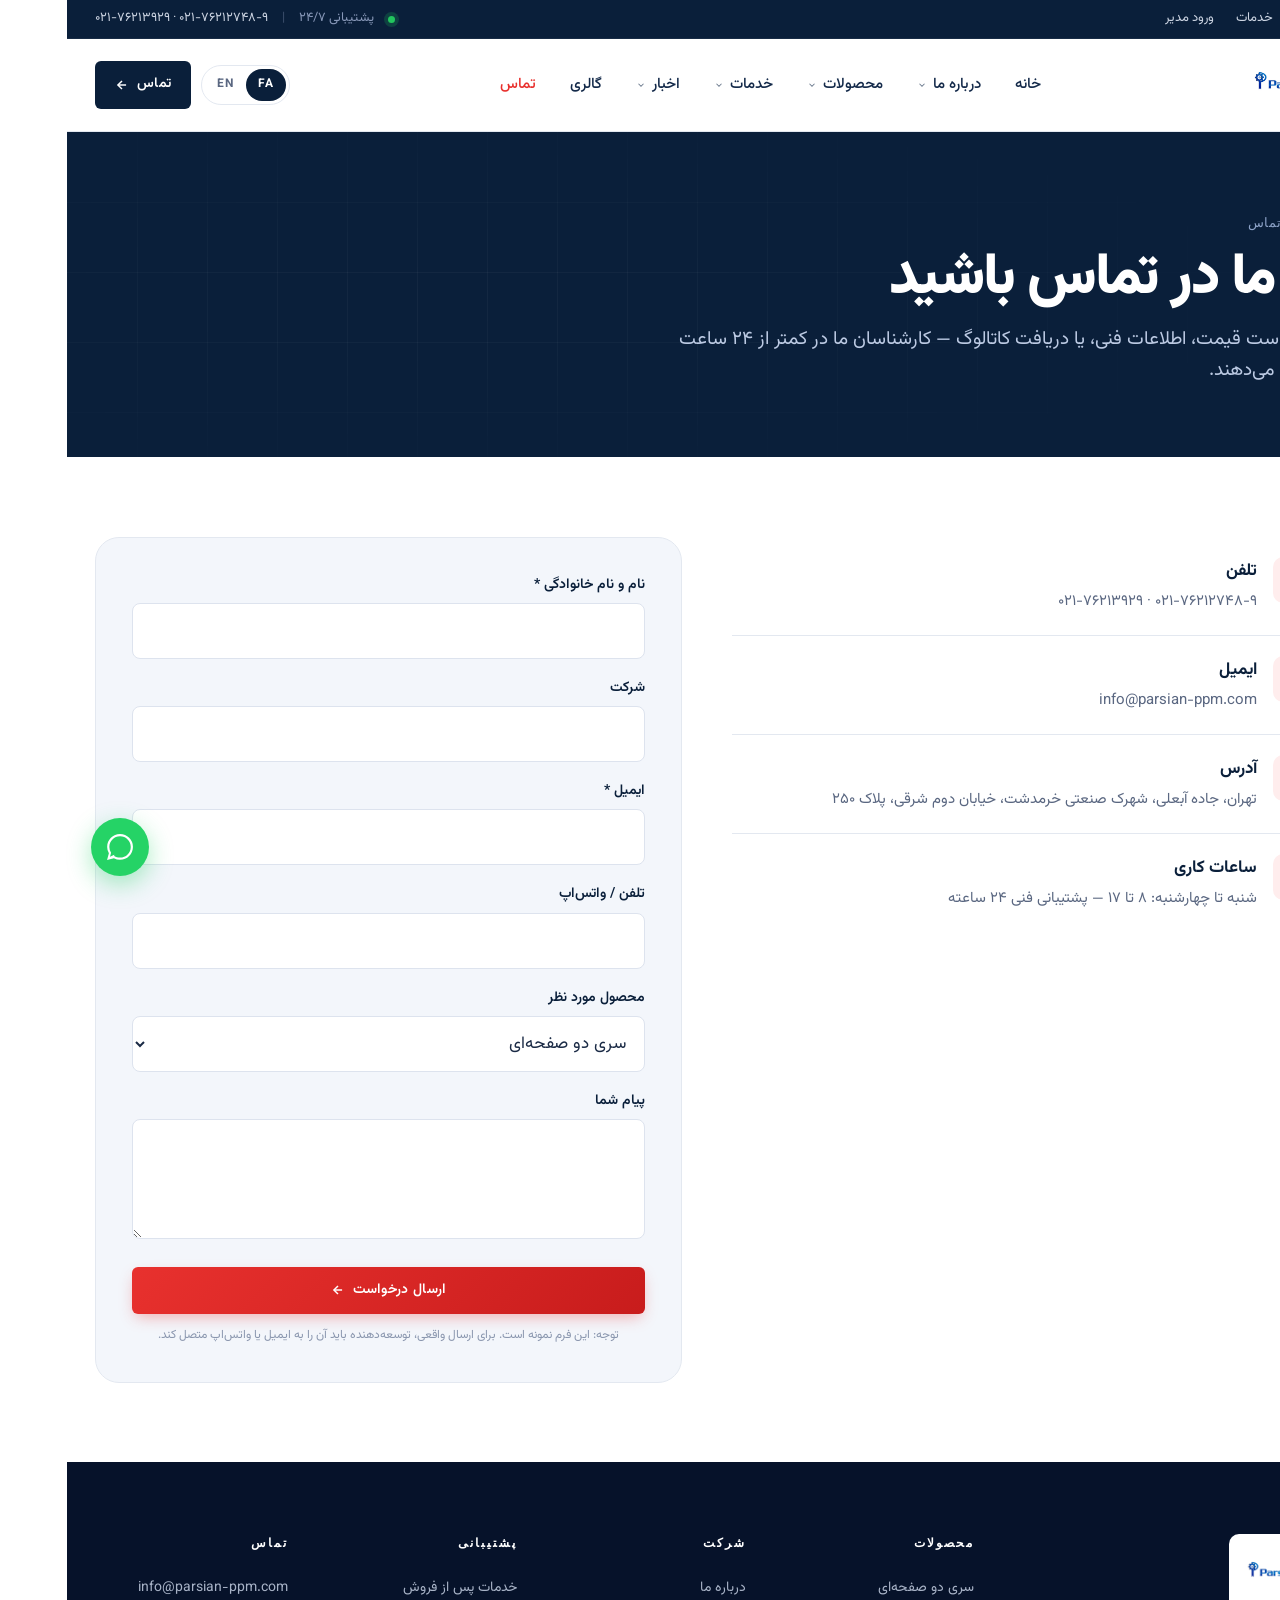
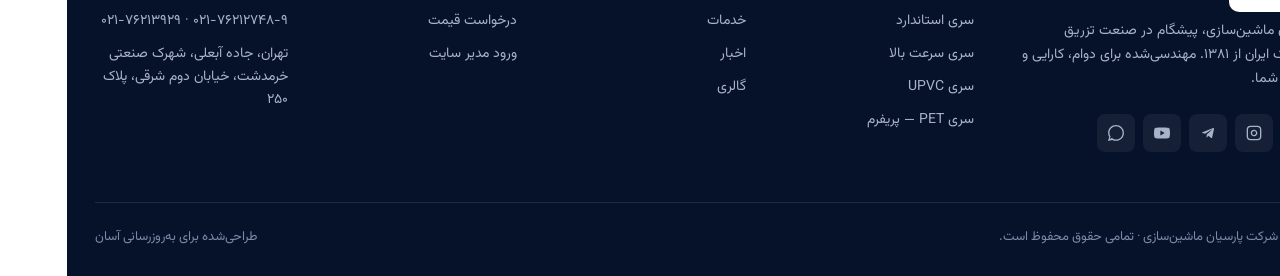
<file: contact.html>
<!DOCTYPE html>
<html lang="fa" dir="rtl" data-lang="fa">
<head>
<meta charset="UTF-8" />
<meta name="viewport" content="width=device-width, initial-scale=1" />
<meta name="theme-color" content="#0a1f3a" />
<title>تماس با ما | پارسیان</title>
<meta name="description" content="با کارشناسان پارسیان تماس بگیرید — درخواست قیمت دستگاه، اطلاعات فنی و دریافت کاتالوگ. تهران، خرمدشت." />
<link rel="preconnect" href="https://fonts.googleapis.com">
<link rel="preconnect" href="https://fonts.gstatic.com" crossorigin>
<link href="https://fonts.googleapis.com/css2?family=Vazirmatn:wght@300;400;500;600;700;800;900&family=Inter:wght@400;500;600;700;800;900&family=Space+Grotesk:wght@500;600;700&display=swap" rel="stylesheet">
<link rel="stylesheet" href="assets/css/style.css">
<link rel="stylesheet" href="assets/css/motion.css">
</head>
<body data-page="contact">
  <div id="header-mount"></div>

  <section class="page-hero">
    <div class="container">
      <div class="crumb"><a href="index.html"><span data-show="fa">خانه</span><span data-show="en">Home</span></a> / <span data-show="fa">تماس</span><span data-show="en">Contact</span></div>
      <h1><span data-show="fa">با ما در تماس باشید</span><span data-show="en">Get in touch</span></h1>
      <p><span data-show="fa">درخواست قیمت، اطلاعات فنی، یا دریافت کاتالوگ — کارشناسان ما در کمتر از ۲۴ ساعت پاسخ می‌دهند.</span><span data-show="en">Request a quote, technical specs, or the catalog — our specialists respond within 24 hours.</span></p>
    </div>
  </section>

  <div id="contact-mount"></div>

  <div id="footer-mount"></div>
  <script src="assets/js/common.js"></script>
  <script src="assets/js/site.js"></script>
<script src="assets/js/motion.js"></script>
</body>
</html>
</file>
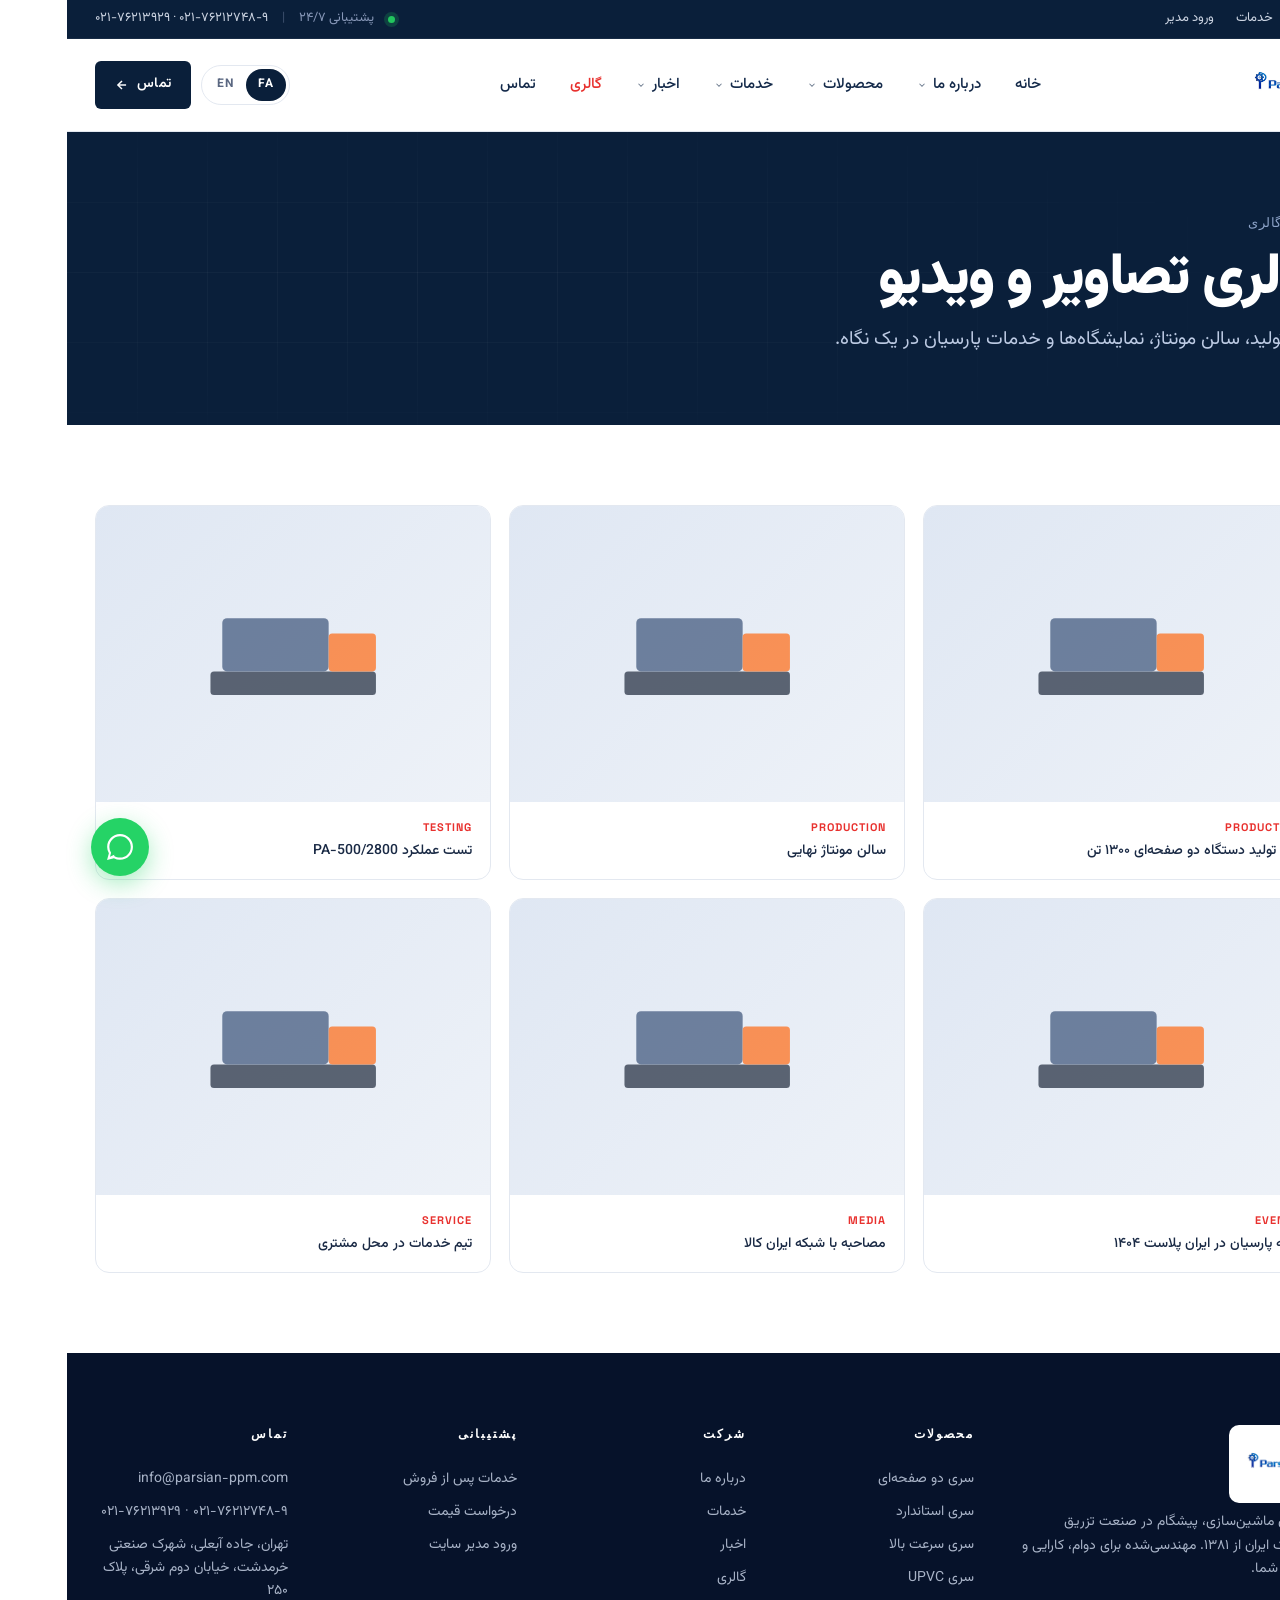
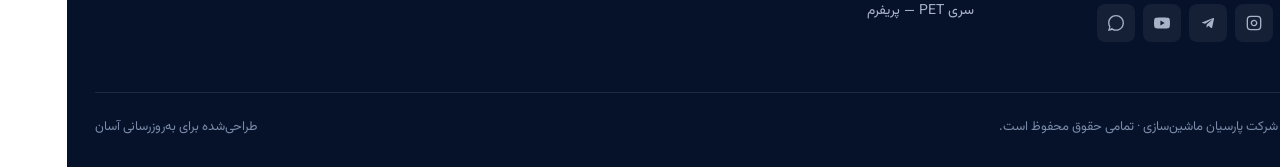
<file: gallery.html>
<!DOCTYPE html>
<html lang="fa" dir="rtl" data-lang="fa">
<head>
<meta charset="UTF-8" />
<meta name="viewport" content="width=device-width, initial-scale=1" />
<meta name="theme-color" content="#0a1f3a" />
<title>گالری | پارسیان</title>
<meta name="description" content="گالری تصاویر و ویدیوهای شرکت پارسیان — خط تولید، نمایشگاه‌ها، خدمات و رسانه." />
<link rel="preconnect" href="https://fonts.googleapis.com">
<link rel="preconnect" href="https://fonts.gstatic.com" crossorigin>
<link href="https://fonts.googleapis.com/css2?family=Vazirmatn:wght@300;400;500;600;700;800;900&family=Inter:wght@400;500;600;700;800;900&family=Space+Grotesk:wght@500;600;700&display=swap" rel="stylesheet">
<link rel="stylesheet" href="assets/css/style.css">
<link rel="stylesheet" href="assets/css/motion.css">
</head>
<body data-page="gallery">
  <div id="header-mount"></div>

  <section class="page-hero">
    <div class="container">
      <div class="crumb"><a href="index.html"><span data-show="fa">خانه</span><span data-show="en">Home</span></a> / <span data-show="fa">گالری</span><span data-show="en">Gallery</span></div>
      <h1><span data-show="fa">گالری تصاویر و ویدیو</span><span data-show="en">Photo & Video Gallery</span></h1>
      <p><span data-show="fa">خط تولید، سالن مونتاژ، نمایشگاه‌ها و خدمات پارسیان در یک نگاه.</span><span data-show="en">Production line, assembly hall, trade fairs and service — Parsian at a glance.</span></p>
    </div>
  </section>

  <div id="gallery-mount"></div>

  <div id="footer-mount"></div>
  <script src="assets/js/common.js"></script>
  <script src="assets/js/site.js"></script>
<script src="assets/js/motion.js"></script>
</body>
</html>
</file>
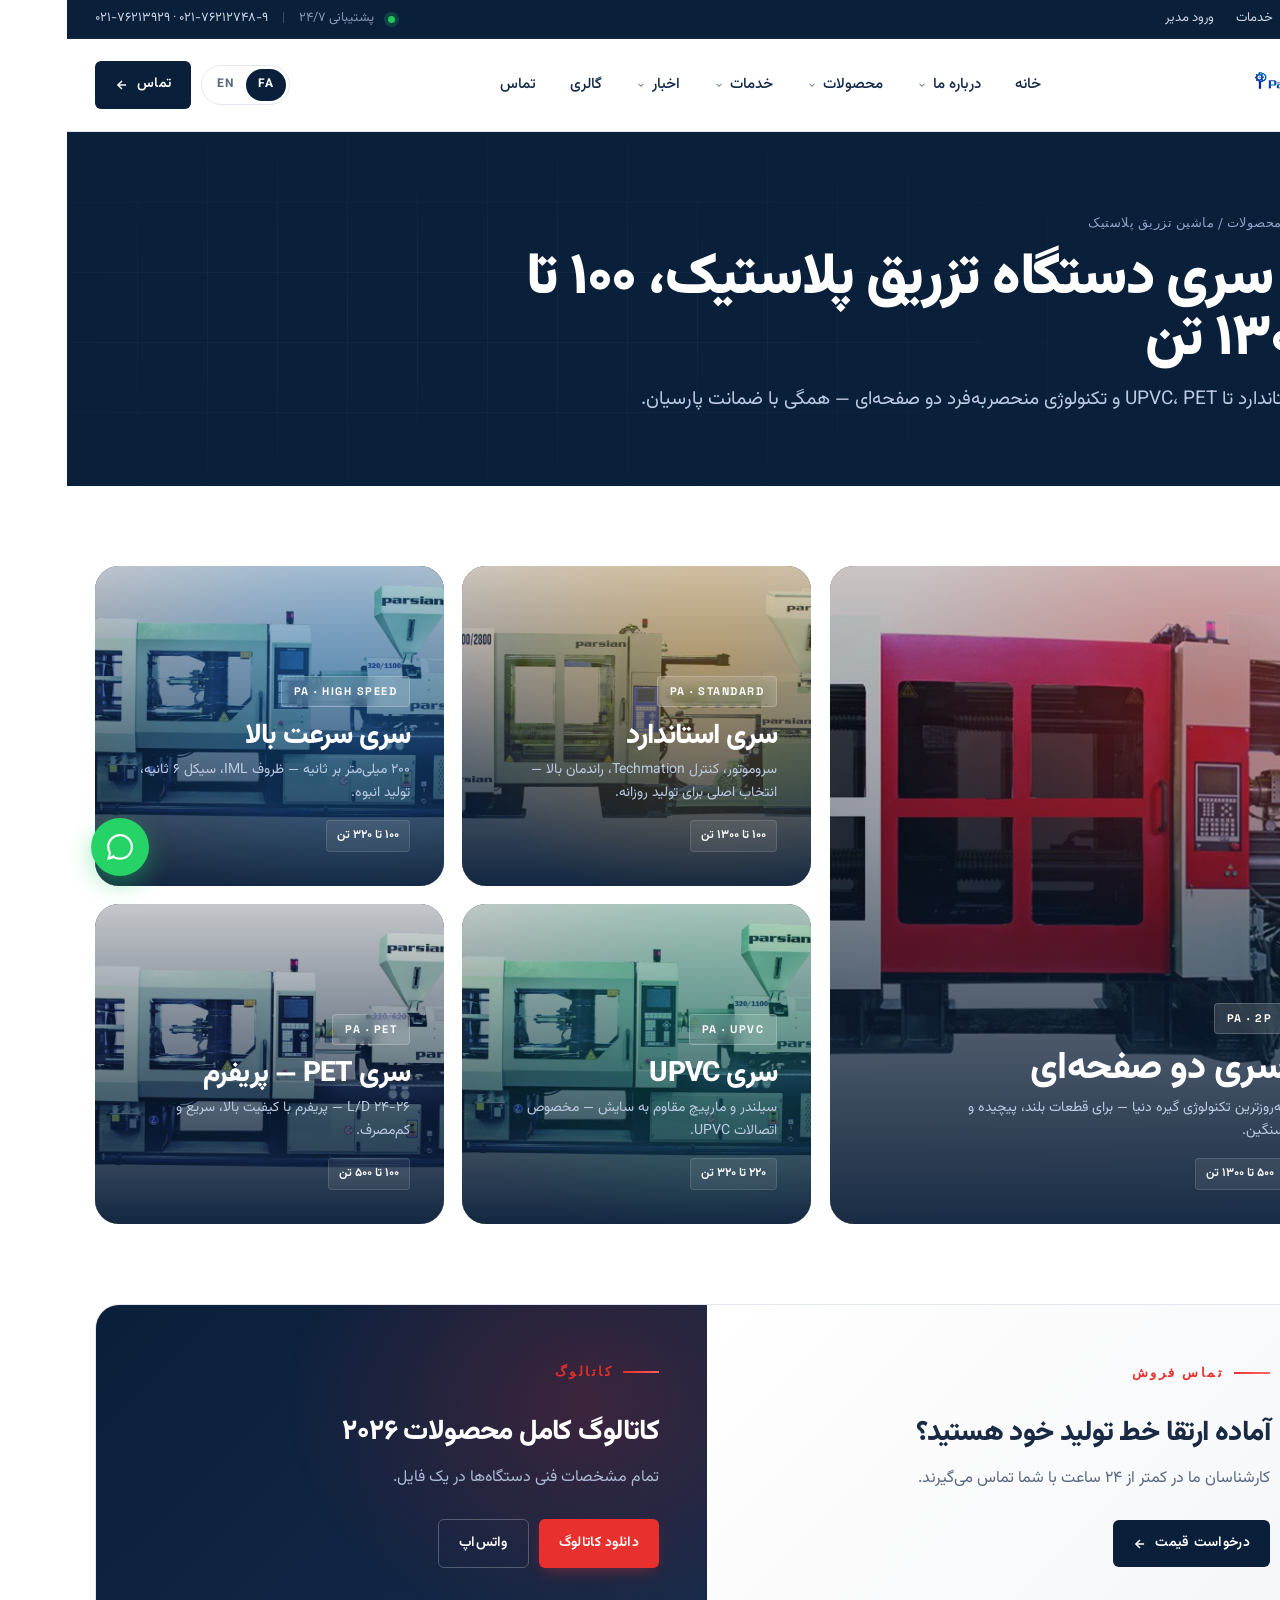
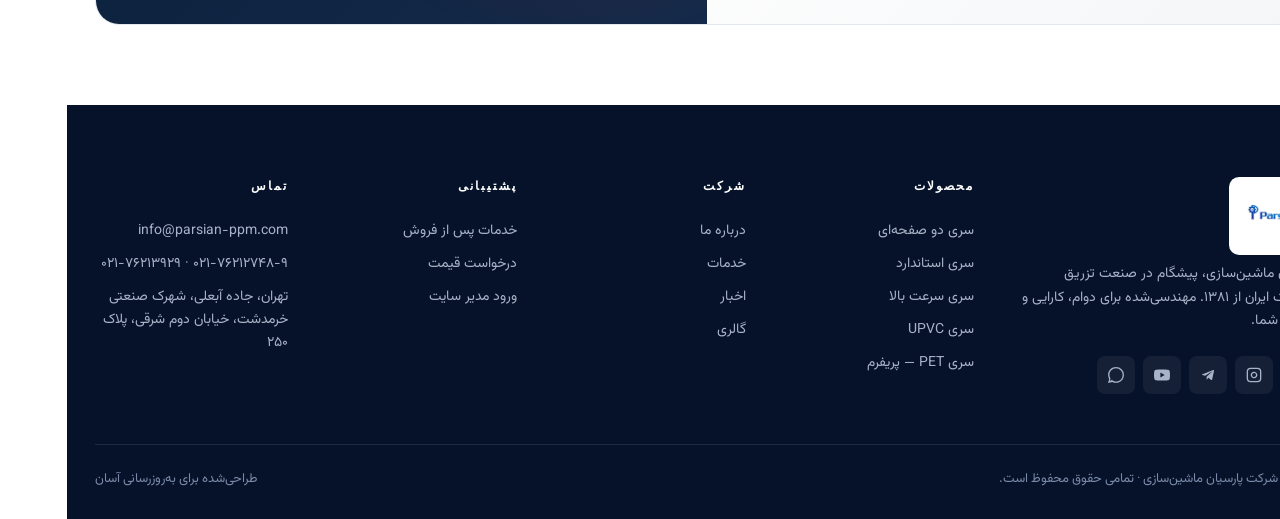
<file: machines.html>
<!DOCTYPE html>
<html lang="fa" dir="rtl" data-lang="fa">
<head>
<meta charset="UTF-8" />
<meta name="viewport" content="width=device-width, initial-scale=1" />
<meta name="theme-color" content="#0a1f3a" />
<title>دستگاه‌های تزریق پلاستیک | پارسیان</title>
<meta name="description" content="همه دستگاه‌های تزریق پلاستیک پارسیان: استاندارد، High Speed، UPVC، PET و دو صفحه‌ای." />
<link rel="preconnect" href="https://fonts.googleapis.com">
<link rel="preconnect" href="https://fonts.gstatic.com" crossorigin>
<link href="https://fonts.googleapis.com/css2?family=Vazirmatn:wght@300;400;500;600;700;800;900&family=Inter:wght@400;500;600;700;800;900&family=Space+Grotesk:wght@500;600;700&display=swap" rel="stylesheet">
<link rel="stylesheet" href="assets/css/style.css">
<link rel="stylesheet" href="assets/css/motion.css">
</head>
<body data-page="machines">
  <div id="header-mount"></div>

  <section class="page-hero">
    <div class="container">
      <div class="crumb"><a href="index.html"><span data-show="fa">خانه</span><span data-show="en">Home</span></a> / <a href="products.html"><span data-show="fa">محصولات</span><span data-show="en">Products</span></a> / <span data-show="fa">ماشین تزریق پلاستیک</span><span data-show="en">Injection Molding Machines</span></div>
      <h1><span data-show="fa">۵ سری دستگاه تزریق پلاستیک، ۱۰۰ تا ۱۳۰۰ تن</span><span data-show="en">5 injection-molding series, 100 to 1300 ton</span></h1>
      <p><span data-show="fa">از استاندارد تا UPVC، PET و تکنولوژی منحصربه‌فرد دو صفحه‌ای — همگی با ضمانت پارسیان.</span><span data-show="en">Standard, High-Speed, UPVC, PET and our exclusive Two-Platen — all under one Parsian warranty.</span></p>
    </div>
  </section>

  <div id="machines-mount"></div>

  <div id="footer-mount"></div>
  <script src="assets/js/common.js"></script>
  <script src="assets/js/site.js"></script>
<script src="assets/js/motion.js"></script>
</body>
</html>
</file>
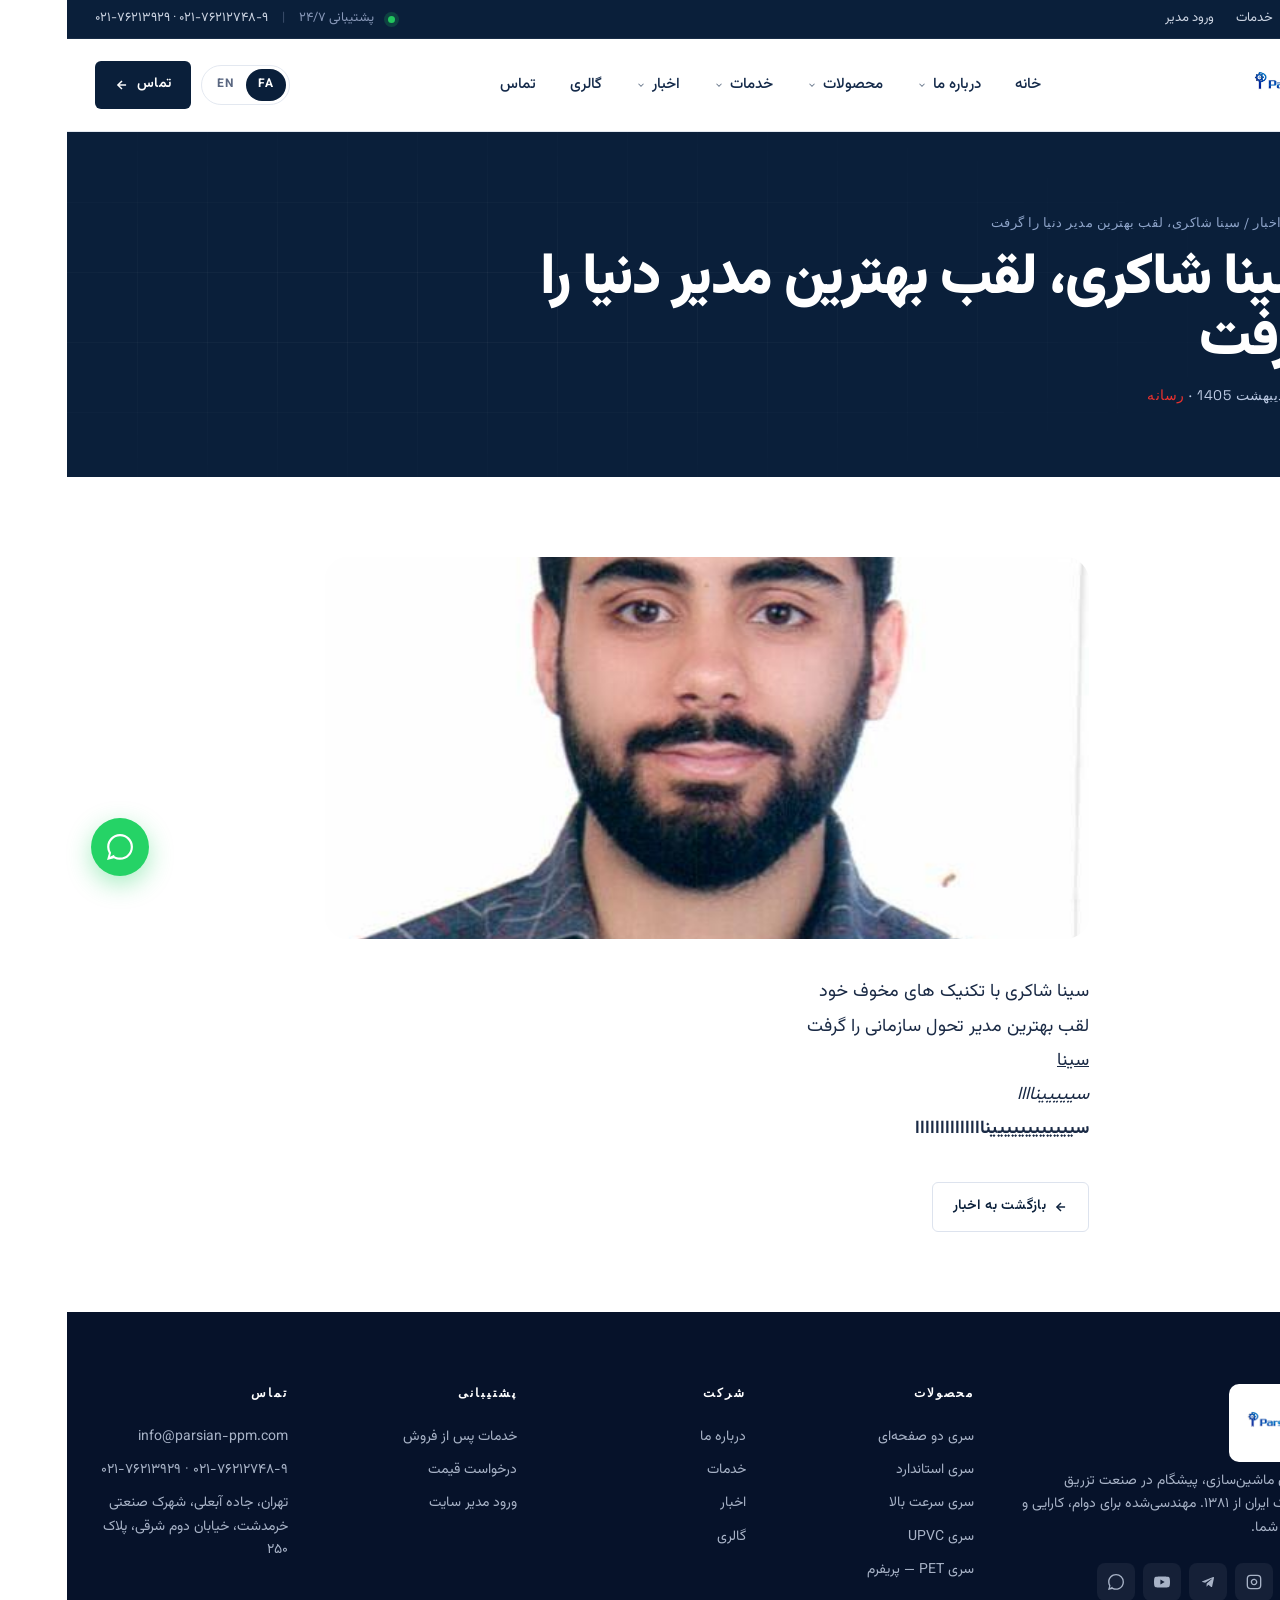
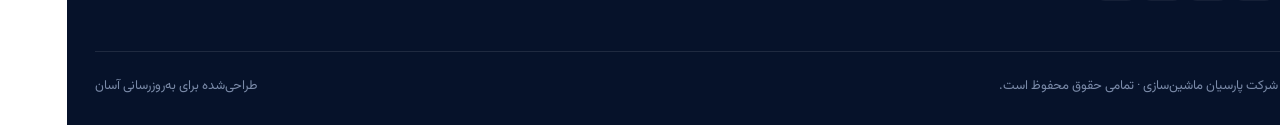
<file: news-article.html>
<!DOCTYPE html>
<html lang="fa" dir="rtl" data-lang="fa">
<head>
<meta charset="UTF-8" />
<meta name="viewport" content="width=device-width, initial-scale=1" />
<meta name="theme-color" content="#0a1f3a" />
<title>خبر | پارسیان</title>
<meta name="description" content="جزئیات خبر شرکت پارسیان." />
<link rel="preconnect" href="https://fonts.googleapis.com">
<link rel="preconnect" href="https://fonts.gstatic.com" crossorigin>
<link href="https://fonts.googleapis.com/css2?family=Vazirmatn:wght@300;400;500;600;700;800;900&family=Inter:wght@400;500;600;700;800;900&family=Space+Grotesk:wght@500;600;700&display=swap" rel="stylesheet">
<link rel="stylesheet" href="assets/css/style.css">
<link rel="stylesheet" href="assets/css/motion.css">
</head>
<body data-page="news-article">
  <div id="header-mount"></div>

  <section class="page-hero">
    <div class="container">
      <div class="crumb"><a href="index.html"><span data-show="fa">خانه</span><span data-show="en">Home</span></a> / <a href="news.html"><span data-show="fa">اخبار</span><span data-show="en">News</span></a> / <span id="crumb-name"></span></div>
      <h1 id="article-title"></h1>
      <p id="article-meta" style="font-family:'Space Grotesk',sans-serif;letter-spacing:.5px;font-size:14px"></p>
    </div>
  </section>

  <div id="article-mount"></div>

  <div id="footer-mount"></div>
  <script src="assets/js/common.js"></script>
  <script src="assets/js/site.js"></script>
<script src="assets/js/motion.js"></script>
</body>
</html>
</file>
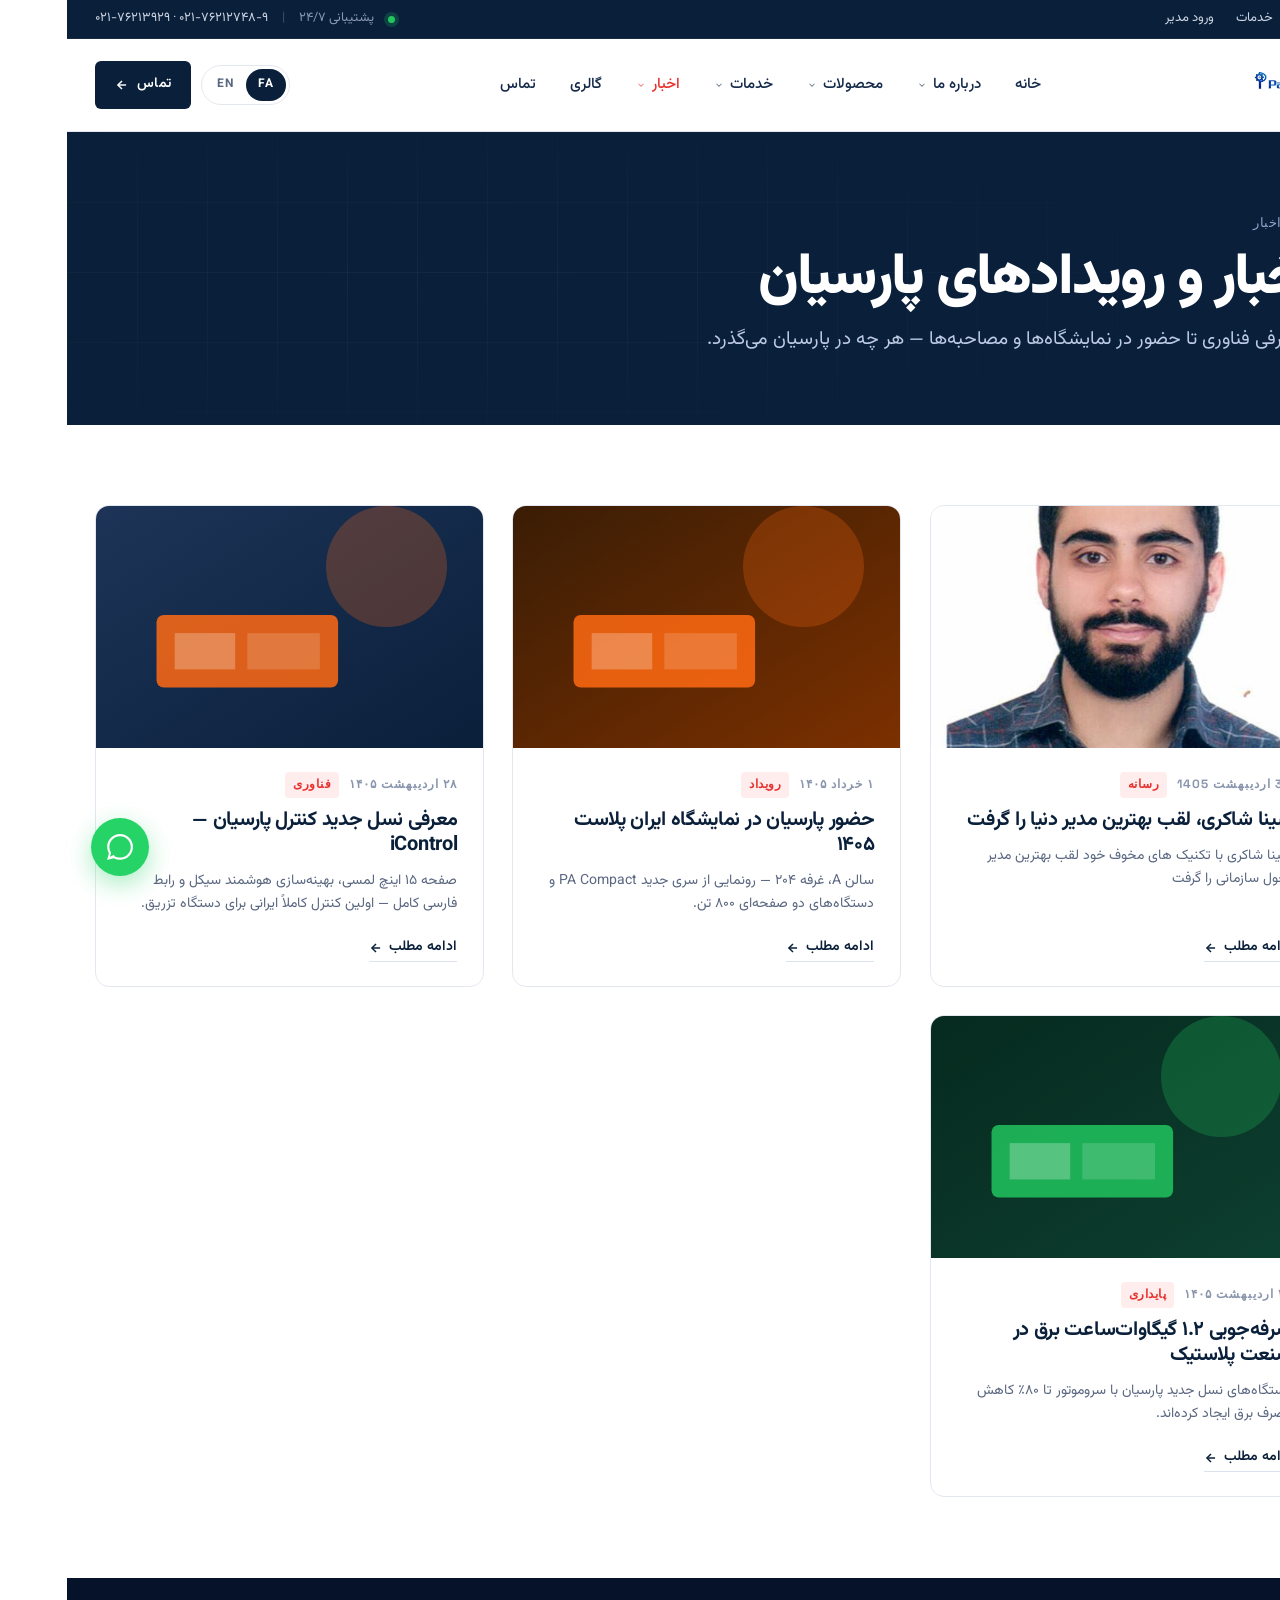
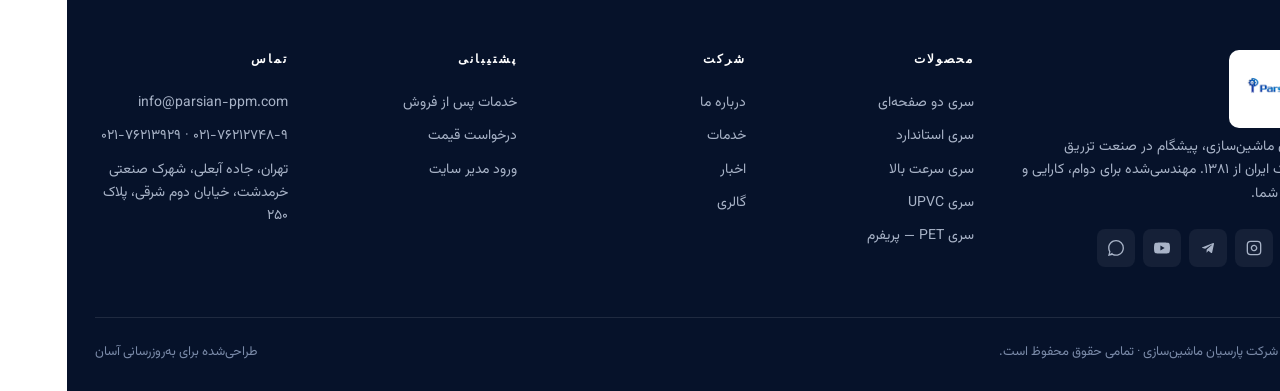
<file: news.html>
<!DOCTYPE html>
<html lang="fa" dir="rtl" data-lang="fa">
<head>
<meta charset="UTF-8" />
<meta name="viewport" content="width=device-width, initial-scale=1" />
<meta name="theme-color" content="#0a1f3a" />
<title>اخبار و رویدادها | پارسیان</title>
<meta name="description" content="جدیدترین اخبار، رویدادها، نمایشگاه‌ها و مصاحبه‌های شرکت پارسیان." />
<link rel="preconnect" href="https://fonts.googleapis.com">
<link rel="preconnect" href="https://fonts.gstatic.com" crossorigin>
<link href="https://fonts.googleapis.com/css2?family=Vazirmatn:wght@300;400;500;600;700;800;900&family=Inter:wght@400;500;600;700;800;900&family=Space+Grotesk:wght@500;600;700&display=swap" rel="stylesheet">
<link rel="stylesheet" href="assets/css/style.css">
<link rel="stylesheet" href="assets/css/motion.css">
</head>
<body data-page="news">
  <div id="header-mount"></div>

  <section class="page-hero">
    <div class="container">
      <div class="crumb"><a href="index.html"><span data-show="fa">خانه</span><span data-show="en">Home</span></a> / <span data-show="fa">اخبار</span><span data-show="en">News</span></div>
      <h1><span data-show="fa">اخبار و رویدادهای پارسیان</span><span data-show="en">News & Events</span></h1>
      <p><span data-show="fa">از معرفی فناوری تا حضور در نمایشگاه‌ها و مصاحبه‌ها — هر چه در پارسیان می‌گذرد.</span><span data-show="en">Technology launches, trade fairs, interviews — everything happening at Parsian.</span></p>
    </div>
  </section>

  <div id="news-mount"></div>

  <div id="footer-mount"></div>
  <script src="assets/js/common.js"></script>
  <script src="assets/js/site.js"></script>
<script src="assets/js/motion.js"></script>
</body>
</html>
</file>
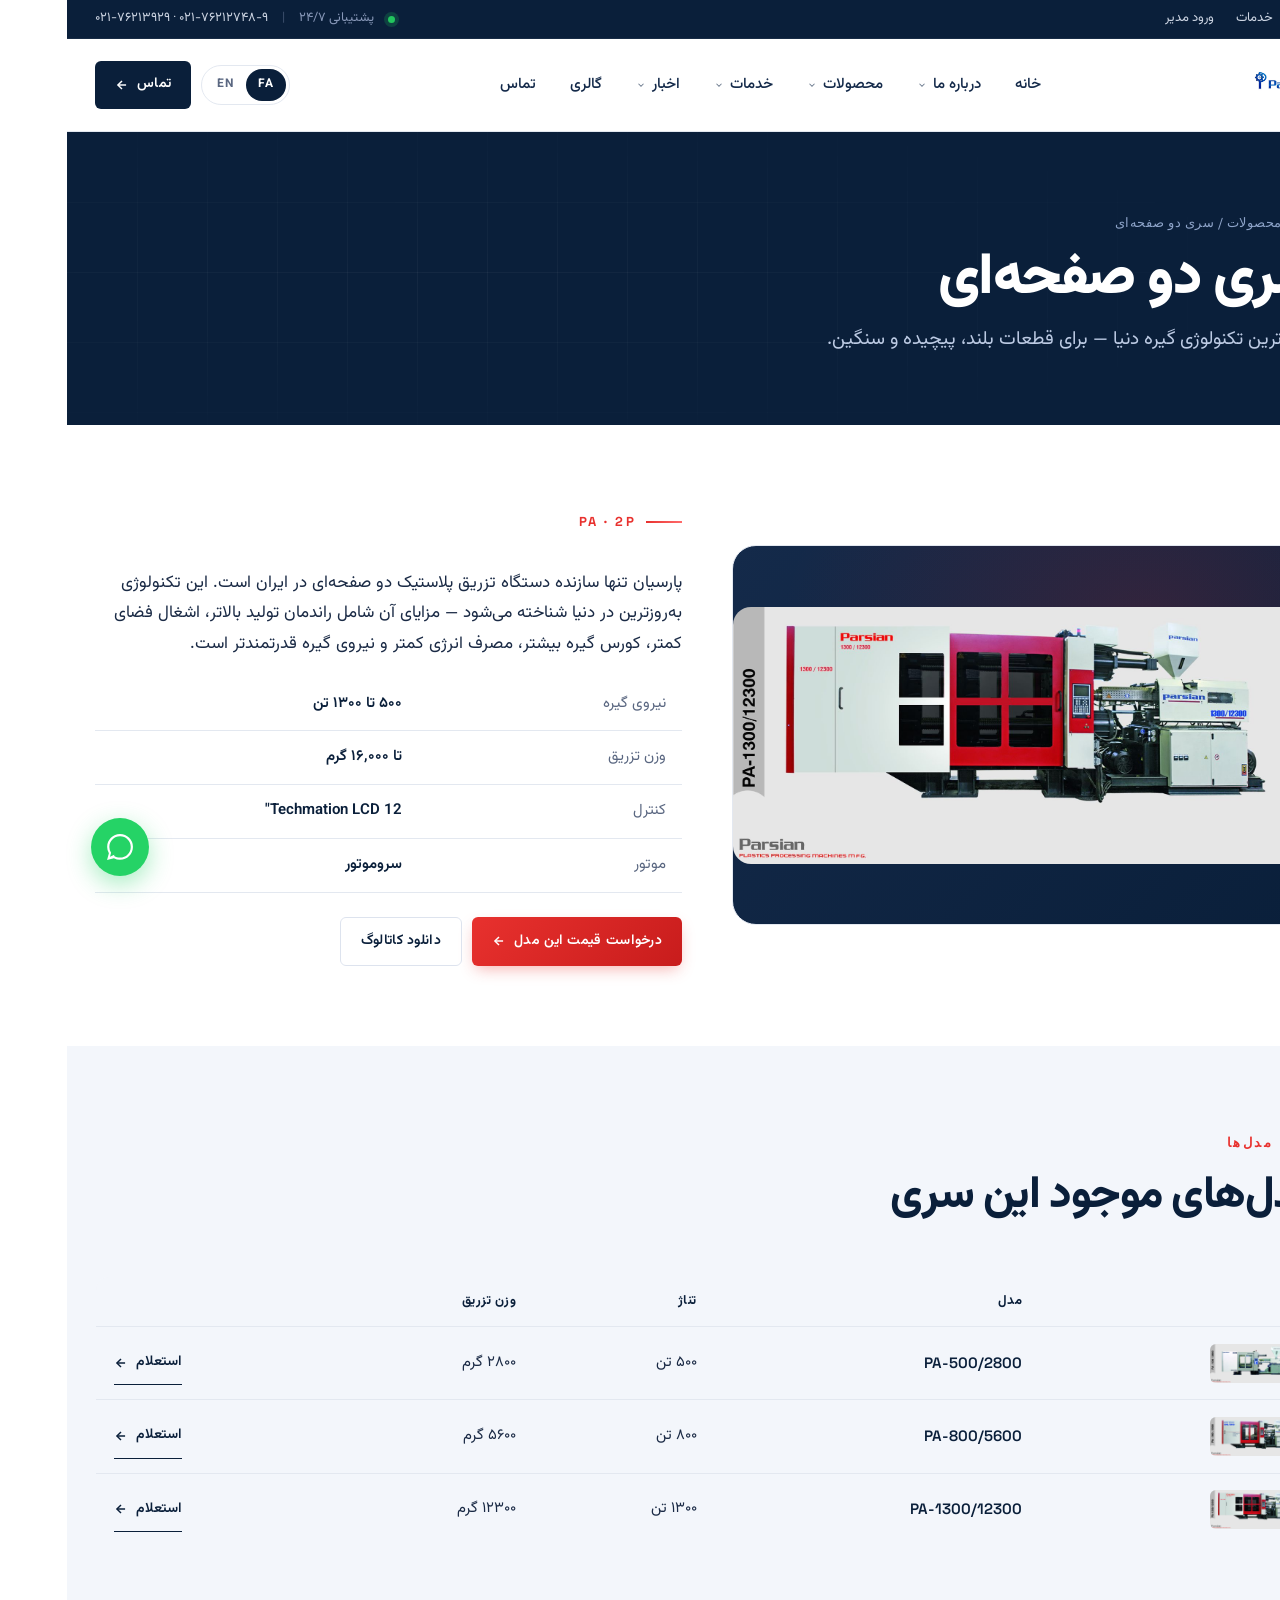
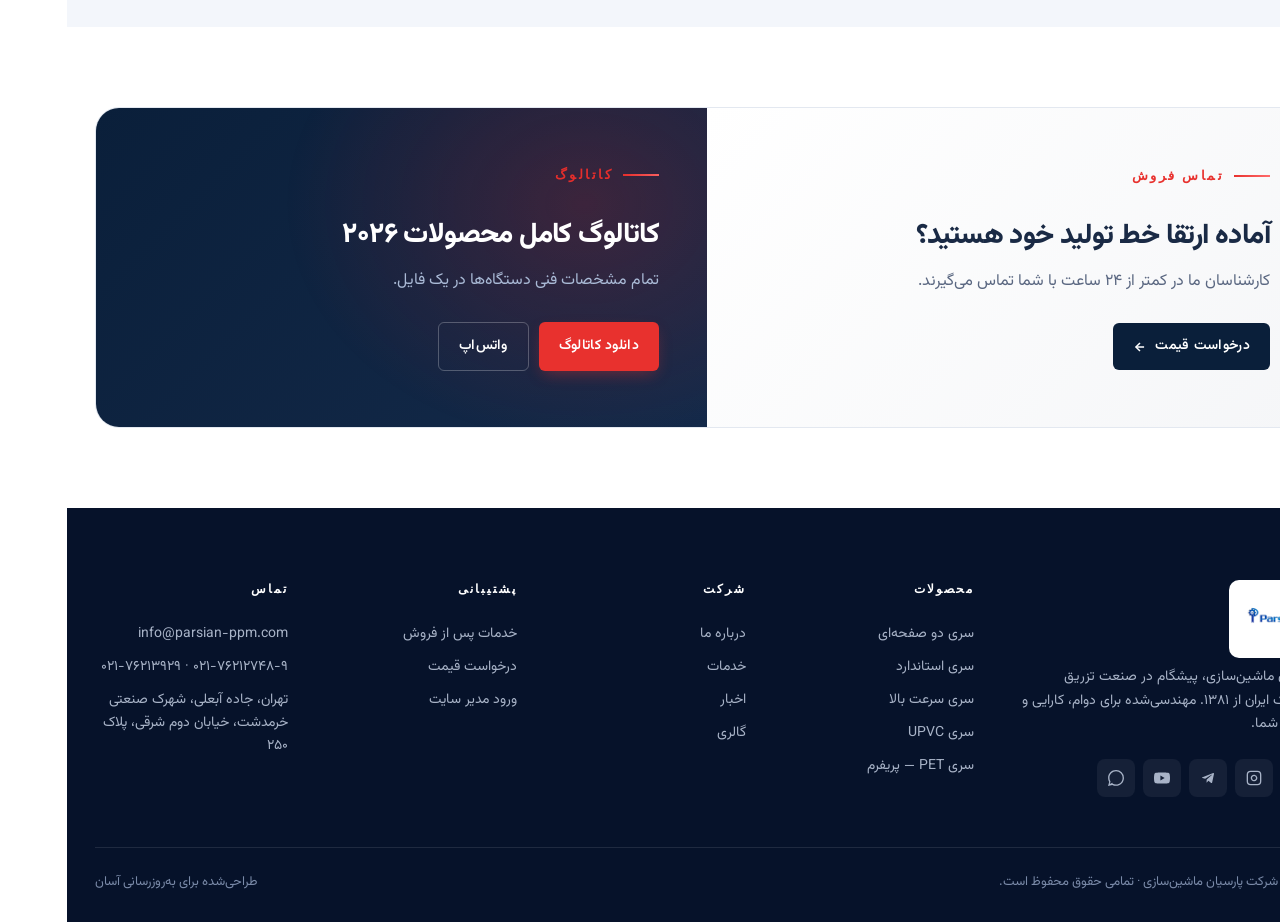
<file: product.html>
<!DOCTYPE html>
<html lang="fa" dir="rtl" data-lang="fa">
<head>
<meta charset="UTF-8" />
<meta name="viewport" content="width=device-width, initial-scale=1" />
<meta name="theme-color" content="#0a1f3a" />
<title>محصول | پارسیان</title>
<meta name="description" content="مشخصات فنی دستگاه تزریق پلاستیک پارسیان." />
<link rel="preconnect" href="https://fonts.googleapis.com">
<link rel="preconnect" href="https://fonts.gstatic.com" crossorigin>
<link href="https://fonts.googleapis.com/css2?family=Vazirmatn:wght@300;400;500;600;700;800;900&family=Inter:wght@400;500;600;700;800;900&family=Space+Grotesk:wght@500;600;700&display=swap" rel="stylesheet">
<link rel="stylesheet" href="assets/css/style.css">
<link rel="stylesheet" href="assets/css/motion.css">
</head>
<body data-page="product">
  <div id="header-mount"></div>

  <section class="page-hero">
    <div class="container">
      <div class="crumb"><a href="index.html"><span data-show="fa">خانه</span><span data-show="en">Home</span></a> / <a href="products.html"><span data-show="fa">محصولات</span><span data-show="en">Products</span></a> / <span id="crumb-name"></span></div>
      <h1 id="prod-title"></h1>
      <p id="prod-sub"></p>
    </div>
  </section>

  <div id="product-mount"></div>

  <div id="footer-mount"></div>
  <script src="assets/js/common.js"></script>
  <script src="assets/js/site.js"></script>
<script src="assets/js/motion.js"></script>
</body>
</html>
</file>
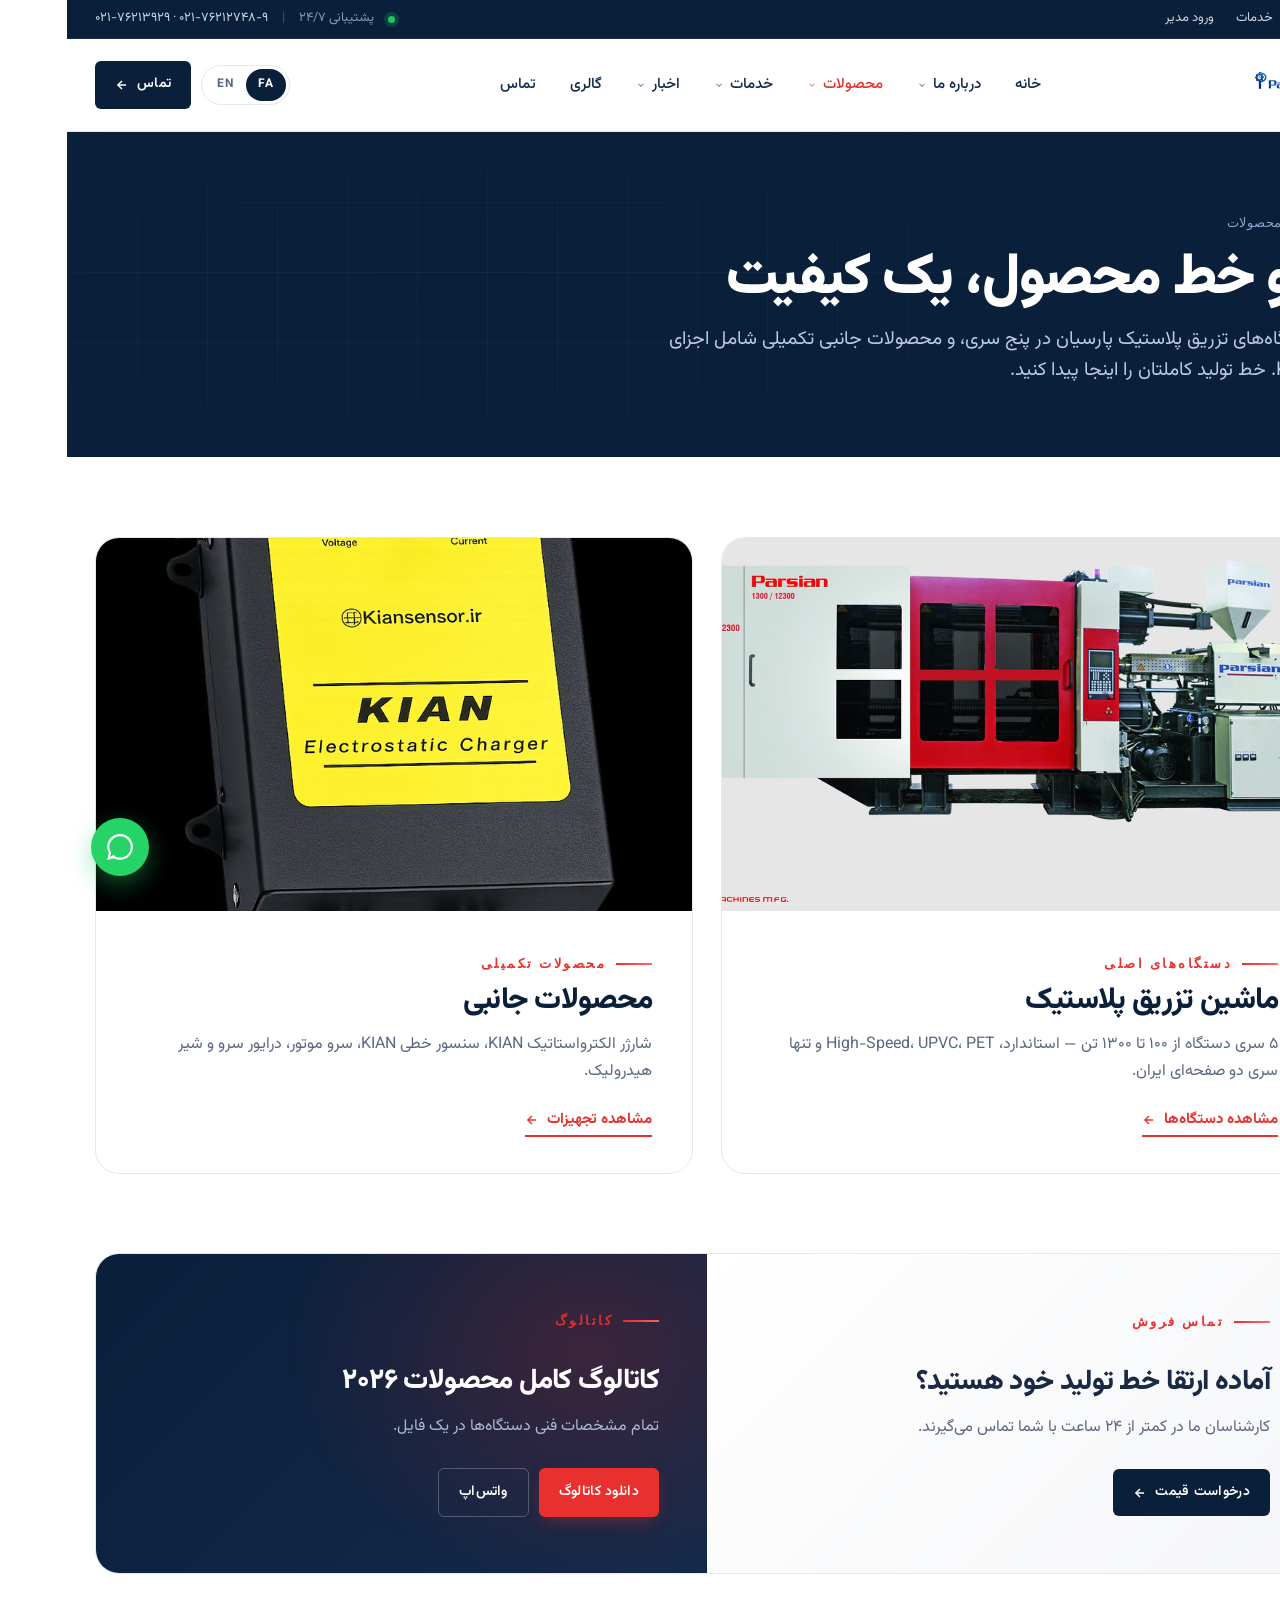
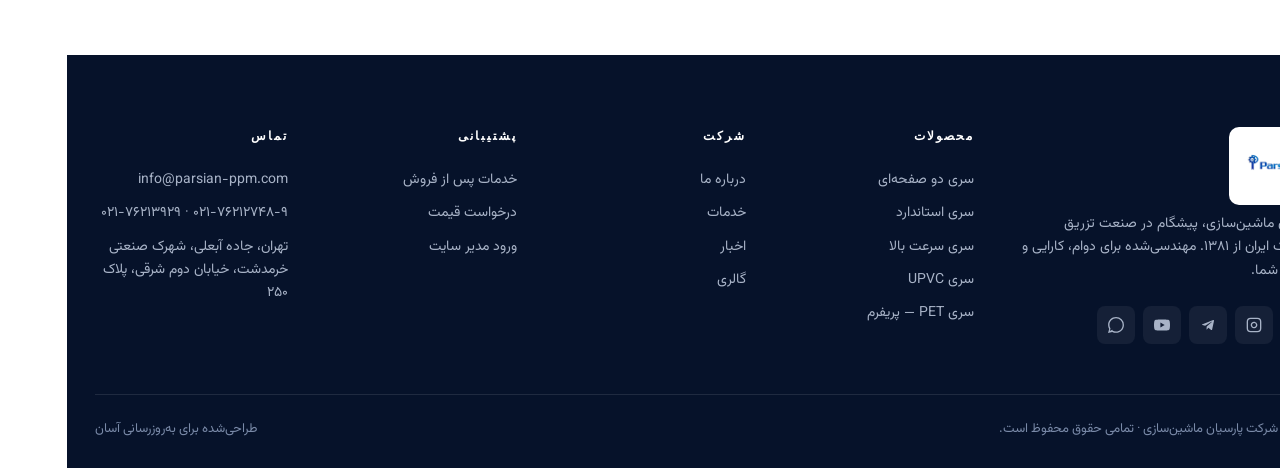
<file: products.html>
<!DOCTYPE html>
<html lang="fa" dir="rtl" data-lang="fa">
<head>
<meta charset="UTF-8" />
<meta name="viewport" content="width=device-width, initial-scale=1" />
<meta name="theme-color" content="#0a1f3a" />
<title>محصولات | پارسیان</title>
<meta name="description" content="محصولات پارسیان: دستگاه‌های تزریق پلاستیک و محصولات جانبی KIAN — همگی زیر یک سقف." />
<link rel="preconnect" href="https://fonts.googleapis.com">
<link rel="preconnect" href="https://fonts.gstatic.com" crossorigin>
<link href="https://fonts.googleapis.com/css2?family=Vazirmatn:wght@300;400;500;600;700;800;900&family=Inter:wght@400;500;600;700;800;900&family=Space+Grotesk:wght@500;600;700&display=swap" rel="stylesheet">
<link rel="stylesheet" href="assets/css/style.css">
<link rel="stylesheet" href="assets/css/motion.css">
</head>
<body data-page="products">
  <div id="header-mount"></div>

  <section class="page-hero">
    <div class="container">
      <div class="crumb"><a href="index.html"><span data-show="fa">خانه</span><span data-show="en">Home</span></a> / <span data-show="fa">محصولات</span><span data-show="en">Products</span></div>
      <h1><span data-show="fa">دو خط محصول، یک کیفیت</span><span data-show="en">Two product lines, one quality standard</span></h1>
      <p><span data-show="fa">دستگاه‌های تزریق پلاستیک پارسیان در پنج سری، و محصولات جانبی تکمیلی شامل اجزای KIAN. خط تولید کاملتان را اینجا پیدا کنید.</span><span data-show="en">Five Parsian injection-molding series, plus complementary KIAN components. Build your complete production line here.</span></p>
    </div>
  </section>

  <div id="products-mount"></div>

  <div id="footer-mount"></div>
  <script src="assets/js/common.js"></script>
  <script src="assets/js/site.js"></script>
<script src="assets/js/motion.js"></script>
</body>
</html>
</file>
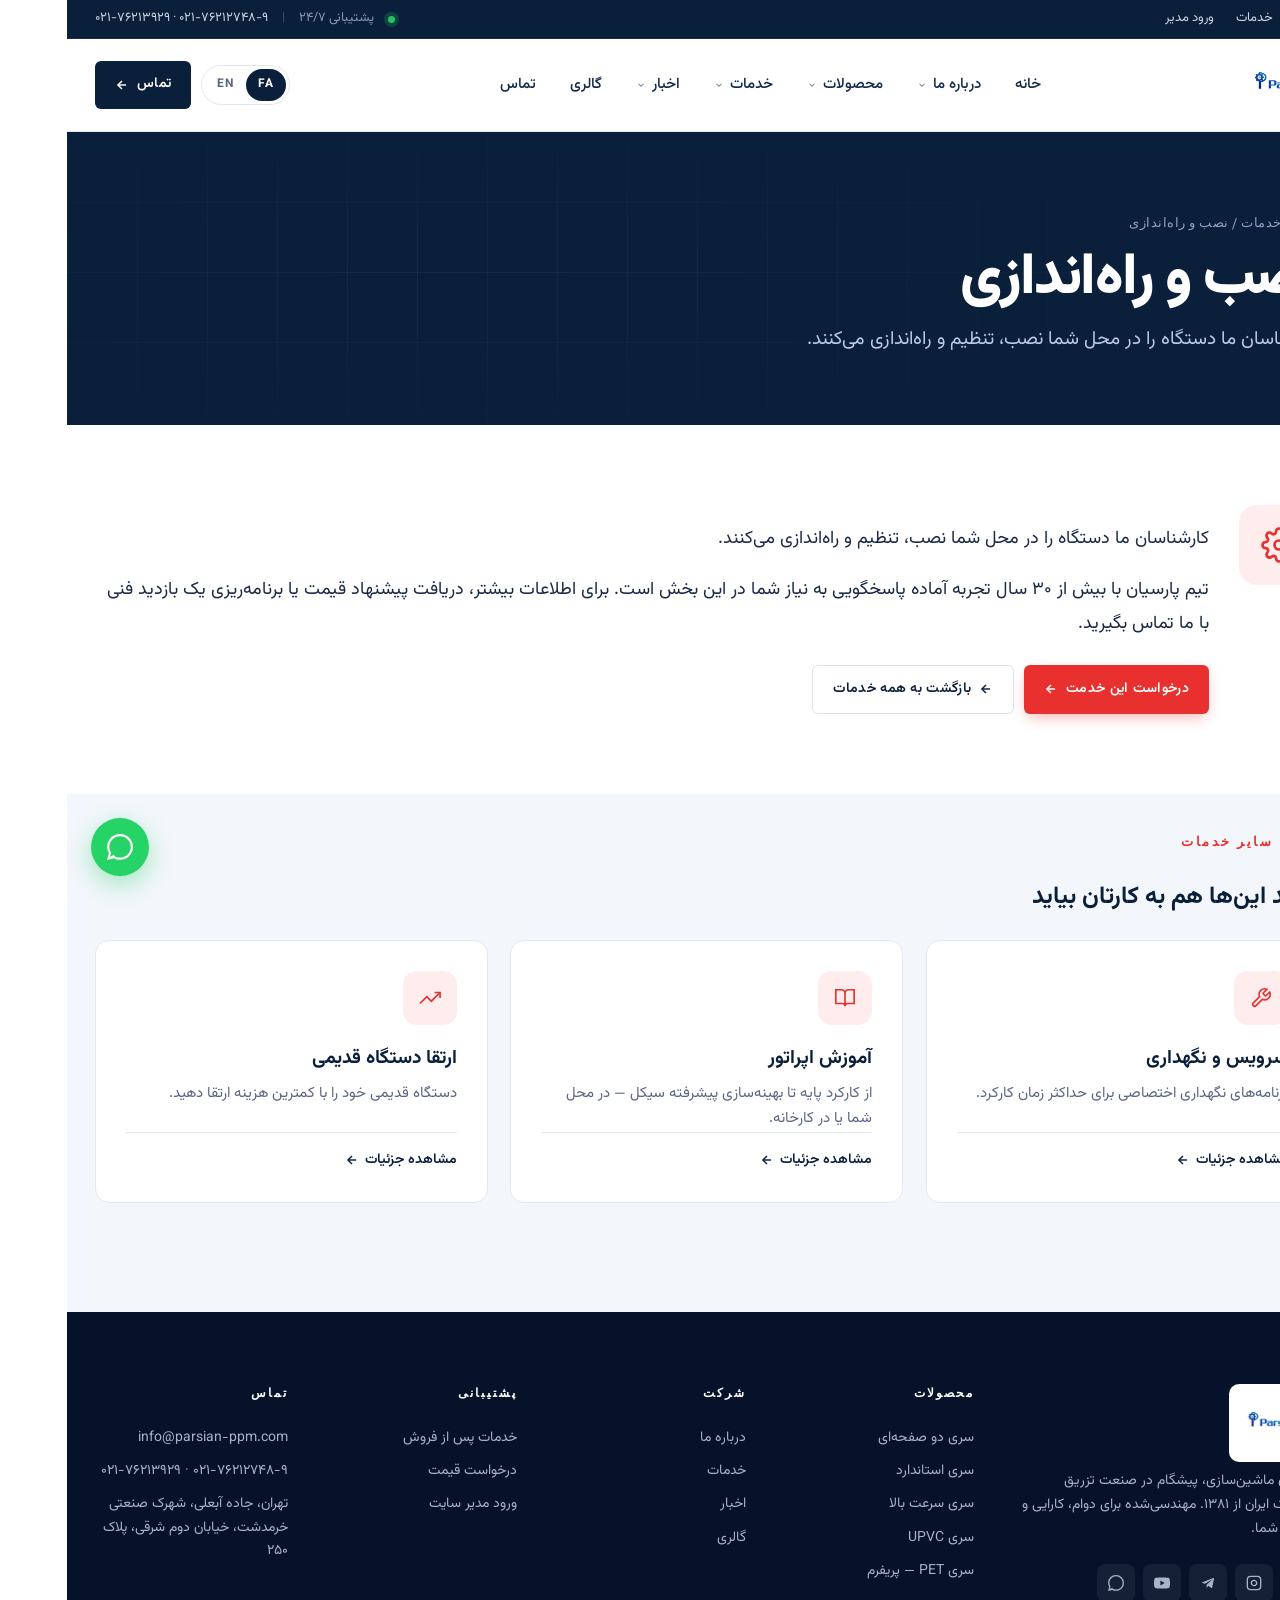
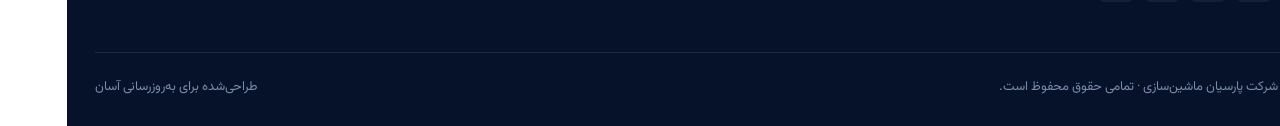
<file: service.html>
<!DOCTYPE html>
<html lang="fa" dir="rtl" data-lang="fa">
<head>
<meta charset="UTF-8" />
<meta name="viewport" content="width=device-width, initial-scale=1" />
<meta name="theme-color" content="#0a1f3a" />
<title>خدمات | پارسیان</title>
<meta name="description" content="جزئیات خدمات پس از فروش پارسیان." />
<link rel="preconnect" href="https://fonts.googleapis.com">
<link rel="preconnect" href="https://fonts.gstatic.com" crossorigin>
<link href="https://fonts.googleapis.com/css2?family=Vazirmatn:wght@300;400;500;600;700;800;900&family=Inter:wght@400;500;600;700;800;900&family=Space+Grotesk:wght@500;600;700&display=swap" rel="stylesheet">
<link rel="stylesheet" href="assets/css/style.css">
<link rel="stylesheet" href="assets/css/motion.css">
</head>
<body data-page="service">
  <div id="header-mount"></div>

  <section class="page-hero">
    <div class="container">
      <div class="crumb"><a href="index.html"><span data-show="fa">خانه</span><span data-show="en">Home</span></a> / <a href="services.html"><span data-show="fa">خدمات</span><span data-show="en">Services</span></a> / <span id="crumb-name"></span></div>
      <h1 id="service-title"></h1>
      <p id="service-sub"></p>
    </div>
  </section>

  <div id="service-mount"></div>

  <div id="footer-mount"></div>
  <script src="assets/js/common.js"></script>
  <script src="assets/js/site.js"></script>
<script src="assets/js/motion.js"></script>
</body>
</html>
</file>
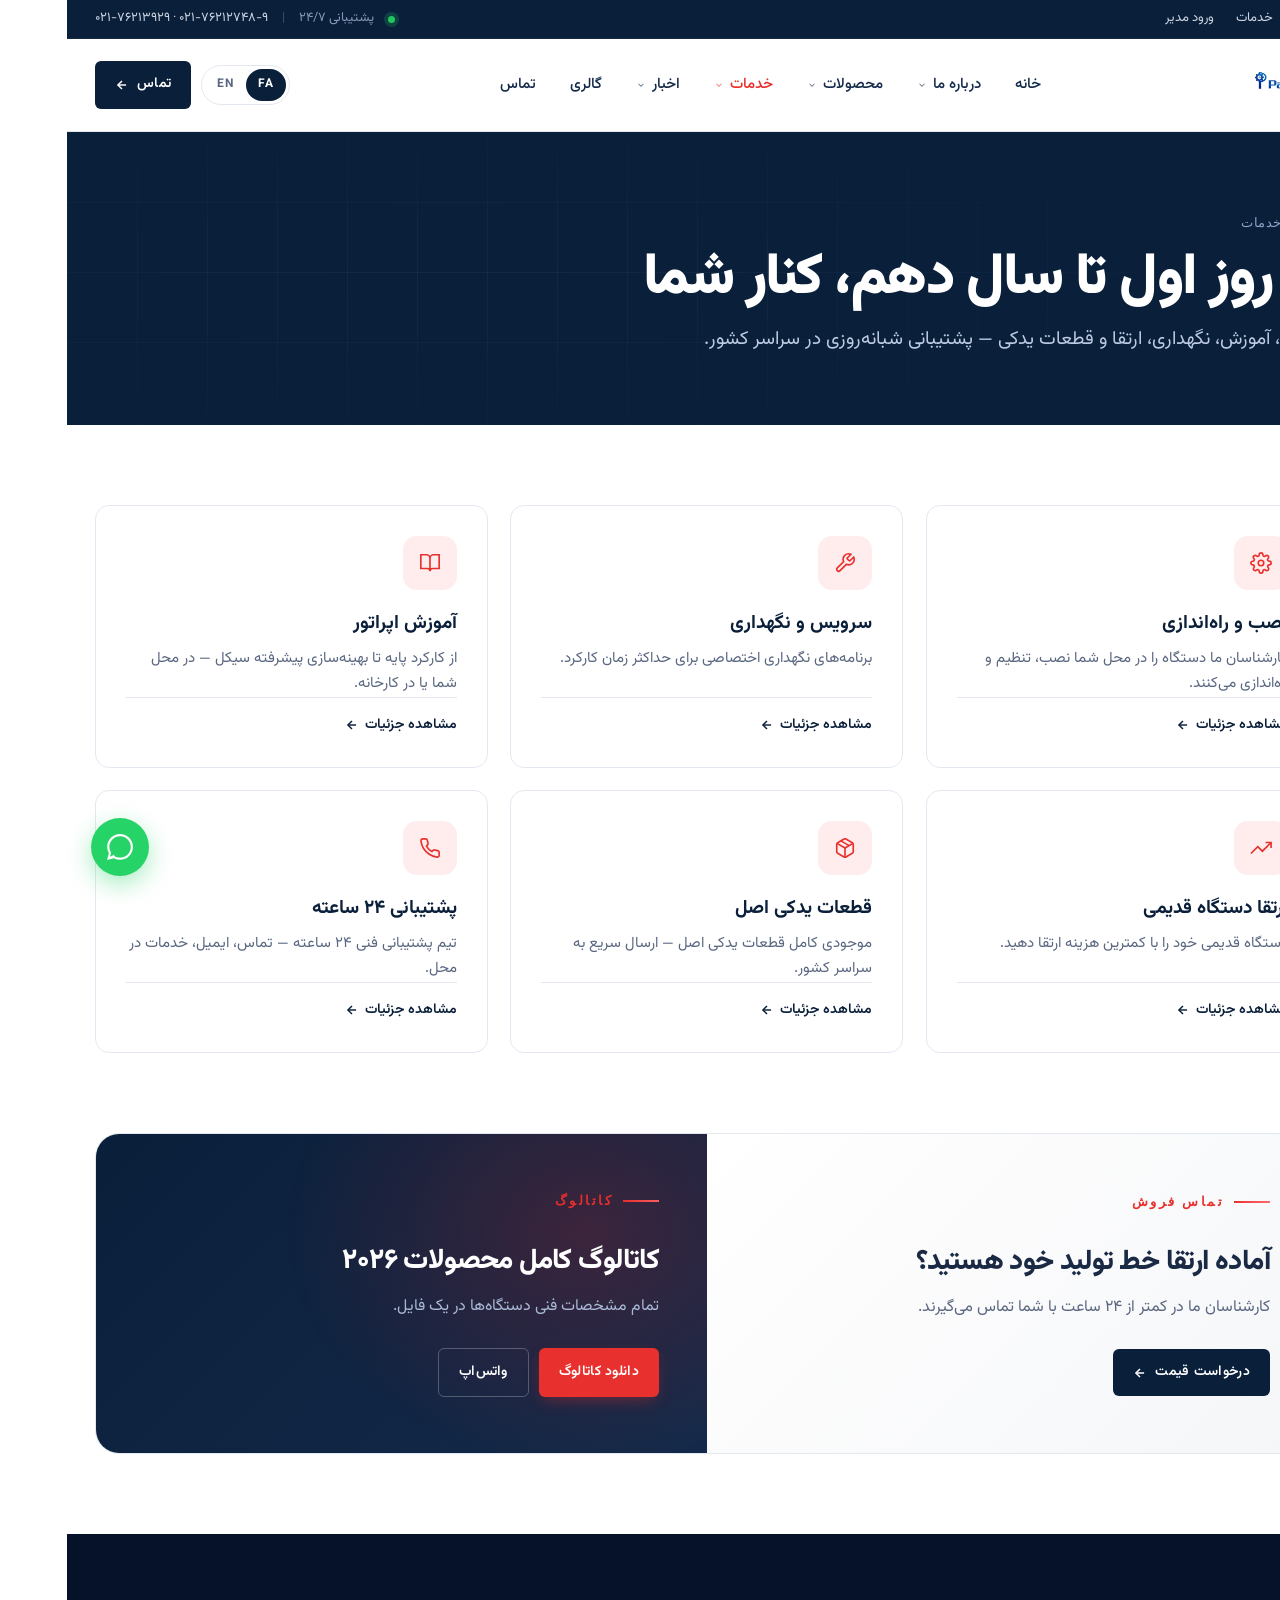
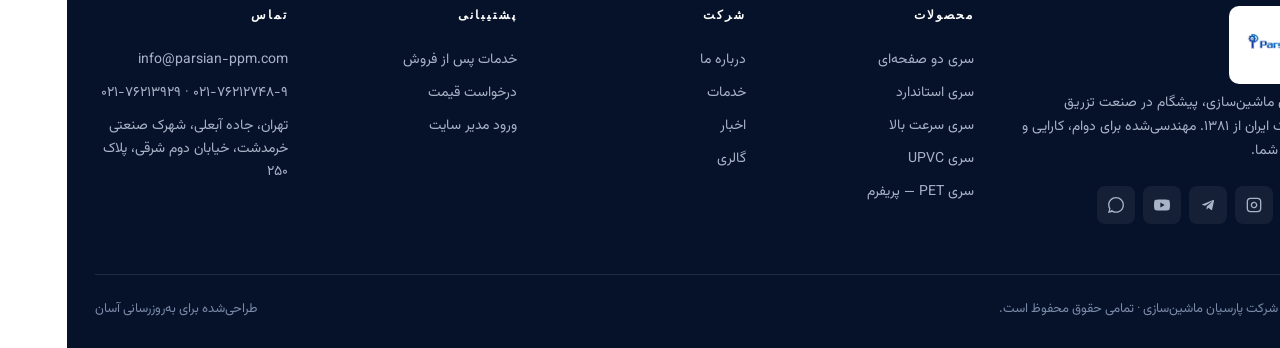
<file: services.html>
<!DOCTYPE html>
<html lang="fa" dir="rtl" data-lang="fa">
<head>
<meta charset="UTF-8" />
<meta name="viewport" content="width=device-width, initial-scale=1" />
<meta name="theme-color" content="#0a1f3a" />
<title>خدمات پس از فروش | پارسیان</title>
<meta name="description" content="خدمات شبانه‌روزی پارسیان: نصب و راه‌اندازی، آموزش اپراتور، نگهداری دوره‌ای، قطعات یدکی اصل، در سراسر کشور." />
<link rel="preconnect" href="https://fonts.googleapis.com">
<link rel="preconnect" href="https://fonts.gstatic.com" crossorigin>
<link href="https://fonts.googleapis.com/css2?family=Vazirmatn:wght@300;400;500;600;700;800;900&family=Inter:wght@400;500;600;700;800;900&family=Space+Grotesk:wght@500;600;700&display=swap" rel="stylesheet">
<link rel="stylesheet" href="assets/css/style.css">
<link rel="stylesheet" href="assets/css/motion.css">
</head>
<body data-page="services">
  <div id="header-mount"></div>

  <section class="page-hero">
    <div class="container">
      <div class="crumb"><a href="index.html"><span data-show="fa">خانه</span><span data-show="en">Home</span></a> / <span data-show="fa">خدمات</span><span data-show="en">Services</span></div>
      <h1><span data-show="fa">از روز اول تا سال دهم، کنار شما</span><span data-show="en">From day one to year ten — we keep your line running</span></h1>
      <p><span data-show="fa">نصب، آموزش، نگهداری، ارتقا و قطعات یدکی — پشتیبانی شبانه‌روزی در سراسر کشور.</span><span data-show="en">Installation, training, maintenance, upgrades and spare parts — 24/7 nationwide support.</span></p>
    </div>
  </section>

  <div id="services-mount"></div>

  <div id="footer-mount"></div>
  <script src="assets/js/common.js"></script>
  <script src="assets/js/site.js"></script>
<script src="assets/js/motion.js"></script>
</body>
</html>
</file>
<file: assets/css/style.css>
/* ============================================================
   PARSIAN — shared stylesheet
   Design language: KraussMaffei (deep navy) + Engel (bold type)
   ============================================================ */
:root{
  --ink:#0a1f3a; --ink-2:#142a4a; --ink-3:#1d3458;
  --bg:#ffffff; --bg-2:#f3f6fb; --bg-3:#0a1f3a;
  --bg-tint:#eaf2ff;          /* subtle blue-tinted background for tech sections */
  --text:#1a2a45; --text-2:#5a6781; --text-3:#8a96ae;
  --line:#e3e8f0; --line-2:#dde3ee;
  --accent:#e8312e; --accent-soft:#ffeded;        /* a bit more vivid red */
  --accent-2:#1d76e7;            /* parsian-blue brighter */
  --accent-2-soft:#e3f0ff;
  --brand-blue:#2196f3;          /* bright brand blue for highlights */
  --gold:#f59e0b; --gold-soft:#fef3c7;
  --good:#10b981;
  --r-s:6px; --r-m:14px; --r-l:24px;
  --shadow-sm:0 1px 2px rgba(10,31,58,.05),0 2px 4px rgba(10,31,58,.04);
  --shadow-md:0 12px 30px -8px rgba(10,31,58,.18),0 4px 10px rgba(10,31,58,.06);
  --shadow-lg:0 40px 80px -20px rgba(10,31,58,.30);
  --maxw:1320px;
  --h1:clamp(38px,4.5vw,64px); --h2:clamp(28px,3.5vw,48px); --h3:clamp(22px,2.4vw,30px);
}
*{box-sizing:border-box}
html,body{margin:0;padding:0}
body{
  font-family:'Vazirmatn','Inter',system-ui,-apple-system,Segoe UI,Roboto,sans-serif;
  font-size:17px;line-height:1.65;color:var(--text);background:var(--bg);
  -webkit-font-smoothing:antialiased;text-rendering:optimizeLegibility;
}
html[data-lang="en"] body,html[dir="ltr"] body{font-family:'Inter','Vazirmatn',system-ui,sans-serif}
a{color:inherit;text-decoration:none;transition:.18s}
img{max-width:100%;display:block}
button{font:inherit;background:none;border:0;cursor:pointer;color:inherit}
.container{max-width:var(--maxw);margin:0 auto;padding:0 28px}
.section{padding:80px 0}
.section-tight{padding:48px 0}

/* language visibility */
[data-show]:not([data-show*="all"]){display:none}
html[data-lang="fa"] [data-show*="fa"]{display:revert}
html[data-lang="en"] [data-show*="en"]{display:revert}

/* buttons */
.btn{display:inline-flex;align-items:center;gap:8px;padding:12px 20px;border-radius:6px;font-weight:600;font-size:14px;letter-spacing:.3px;transition:.2s;white-space:nowrap;cursor:pointer}
.btn svg{flex:0 0 auto}
html[dir="rtl"] .btn .arrow-ico{transform:scaleX(-1)}
.btn-primary{background:var(--ink);color:#fff}
.btn-primary:hover{background:#000}
.btn-accent{
  background:linear-gradient(135deg,var(--accent),#c81c1c);
  color:#fff;box-shadow:0 6px 16px -4px rgba(232,49,46,.4);
}
.btn-accent:hover{filter:brightness(1.08); transform:translateY(-1px); box-shadow:0 10px 24px -4px rgba(232,49,46,.5)}
.btn-ghost{background:transparent;color:var(--ink);border:1px solid var(--line-2)}
.btn-ghost:hover{background:var(--bg-2)}
.btn-light{background:#fff;color:var(--ink)}
.btn-light:hover{background:#f0f4fa}
.btn-link{padding:10px 0;color:var(--ink);font-weight:600;font-size:14px;display:inline-flex;align-items:center;gap:8px;border-bottom:1px solid currentColor}
.btn-link:hover{color:var(--accent)}
html[dir="rtl"] .btn-link .arrow-ico{transform:scaleX(-1)}

/* kicker / section heads */
.kicker{display:inline-flex;align-items:center;gap:10px;font-family:'Space Grotesk',sans-serif;color:var(--accent);font-size:13px;letter-spacing:2.5px;text-transform:uppercase;font-weight:700;margin-bottom:18px}
.kicker::before{content:"";width:36px;height:2px;background:linear-gradient(90deg,var(--accent),#ff6b6b)}
.section-head{max-width:880px;margin-bottom:56px}
.section-head h2{font-size:var(--h2);font-weight:800;line-height:1.08;letter-spacing:-1.2px;color:var(--ink);margin:0 0 18px}
.section-head p{color:var(--text-2);font-size:18px;max-width:680px;margin:0}
.section-head.center{margin-inline:auto;text-align:center}
.section-head.center .kicker{justify-content:center}
.section-head.center .kicker::before{display:none}

/* ===== UTILITY BAR ===== */
.utilbar{background:var(--ink);color:#cdd5e3;font-size:13px;border-bottom:1px solid rgba(255,255,255,.06)}
.utilbar .container{display:flex;justify-content:space-between;align-items:center;height:38px;gap:18px;flex-wrap:wrap}
.utilbar a{color:#cdd5e3}.utilbar a:hover{color:#fff}
.utilbar .links{display:flex;gap:22px;align-items:center}
.utilbar .meta{display:flex;gap:14px;align-items:center;color:#8898b8}
.live-dot{width:7px;height:7px;border-radius:50%;background:#22c55e;box-shadow:0 0 0 4px rgba(34,197,94,.20);display:inline-block}

/* ===== HEADER ===== */
header.site{position:sticky;top:0;z-index:60;background:rgba(255,255,255,.96);backdrop-filter:saturate(160%) blur(14px);border-bottom:1px solid var(--line)}
.nav{display:flex;align-items:center;justify-content:space-between;height:92px;gap:24px}
.brand-logo-img{height:68px;width:auto;display:block;max-width:240px;object-fit:contain}
.brand-logo-img-footer{height:78px;width:auto;background:#fff;padding:10px 16px;border-radius:10px;display:block;max-width:260px;object-fit:contain}
@media (max-width:680px){.brand-logo-img{height:48px}.nav{height:72px}}
.brand{display:flex;align-items:center;gap:12px}
.brand-mark{width:46px;height:46px;border-radius:8px;background:linear-gradient(135deg,#0a1f3a,#1d3458 70%);display:grid;place-items:center;color:#fff;font-weight:800;font-family:'Space Grotesk',sans-serif;letter-spacing:-1px;font-size:18px;position:relative;overflow:hidden}
.brand-mark::after{content:"";position:absolute;inset:0;background:linear-gradient(180deg,rgba(255,255,255,.18),transparent 50%)}
.brand-text{display:flex;flex-direction:column;line-height:1.1}
.brand-text b{font-weight:800;color:var(--ink);font-size:18px;letter-spacing:-.3px}
.brand-text small{color:var(--text-3);font-size:11px;letter-spacing:1.2px;text-transform:uppercase;font-family:'Space Grotesk',sans-serif;font-weight:600}
.menu{display:flex;align-items:center;gap:2px;position:relative}
.menu .nav-item{position:relative}
.menu .nav-item > a{padding:10px 16px;border-radius:6px;font-size:15px;font-weight:500;color:var(--ink-2);display:inline-flex;align-items:center;gap:6px}
.menu .nav-item > a:hover{background:var(--bg-2);color:var(--ink)}
.menu .nav-item > a.active{color:var(--accent)}
.nav-caret{transition:.2s;opacity:.6}
.menu .nav-item.has-mm:hover .nav-caret,
.menu .nav-item.has-mm.is-open .nav-caret{transform:rotate(180deg);opacity:1}

/* ==== MEGA MENU ==== */
.mm-panel{
  position:absolute; top:calc(100% + 8px); inset-inline-start:0;
  width:max(720px, 60vw); max-width:1200px;
  background:#fff; border:1px solid var(--line); border-radius:16px;
  box-shadow:var(--shadow-lg);
  padding:30px;
  opacity:0; visibility:hidden; transform:translateY(-8px);
  transition:opacity .18s, transform .18s, visibility .18s;
  z-index:65;
}
.menu .nav-item.has-mm:hover .mm-panel,
.menu .nav-item.has-mm:focus-within .mm-panel,
.menu .nav-item.has-mm.is-open .mm-panel{ opacity:1; visibility:visible; transform:translateY(0); }
/* span 2-column panels under their parent without overflowing the page */
.mm-panel[data-cols="2"]{ width:min(900px, 92vw) }
.mm-panel[data-cols="1"]{ width:min(420px, 88vw) }

.mm-grid{ display:grid; gap:32px }
.mm-col{ min-width:0 }
.mm-heading{
  font-family:'Space Grotesk', sans-serif;
  font-size:12px; letter-spacing:2px; font-weight:700; text-transform:uppercase;
  color:var(--accent); margin:0 0 14px;
  padding-bottom:10px; border-bottom:1px solid var(--line);
  display:block;
}
.mm-heading-link{ display:flex; align-items:center; gap:8px; transition:.15s; cursor:pointer; }
.mm-heading-link:hover{ color:#a01616; padding-bottom:9px; border-bottom-width:2px; border-bottom-color:var(--accent); }
.mm-heading-arrow{ font-size:18px; line-height:1; transition:.15s; }
.mm-heading-link:hover .mm-heading-arrow{ transform:translateX(3px); }
html[dir="rtl"] .mm-heading-link:hover .mm-heading-arrow{ transform:translateX(-3px); }
html[dir="rtl"] .mm-heading-arrow{ display:inline-block; transform:scaleX(-1); }
.mm-items{ display:flex; flex-direction:column; gap:2px }
.mm-item{
  display:flex; padding:10px 12px; border-radius:8px;
  color:var(--ink); transition:.15s;
  position:relative;
}
.mm-item:hover{ background:var(--bg-2) }
.mm-item-main{ display:flex; flex-direction:column; gap:2px; min-width:0 }
.mm-label{ font-size:15px; font-weight:600; color:var(--ink) }
.mm-desc{ font-size:12.5px; color:var(--text-2); line-height:1.5 }
.mm-item.is-all{ margin-top:6px; padding-top:14px; border-top:1px dashed var(--line); color:var(--accent) }
.mm-item.is-all .mm-label{ color:var(--accent); font-weight:700 }
.mm-all-arrow{ display:inline-block; transform:translateY(-1px); font-size:18px; line-height:1 }
html[dir="rtl"] .mm-all-arrow{ transform:translateY(-1px) scaleX(-1) }
.nav-actions{display:flex;align-items:center;gap:10px}
.lang-switch{display:inline-flex;border:1px solid var(--line);border-radius:999px;padding:3px;background:#fff}
.lang-switch button{padding:6px 12px;border-radius:999px;font-weight:700;font-size:12px;color:var(--text-2);letter-spacing:1px}
.lang-switch button.is-on{background:var(--ink);color:#fff}
.menu-toggle{display:none;width:46px;height:46px;border-radius:6px;border:1px solid var(--line);background:#fff;align-items:center;justify-content:center}

/* ===== PAGE HERO (inner pages) ===== */
.page-hero{background:#0a1f3a;color:#fff;position:relative;overflow:hidden;padding:80px 0 70px}
.page-hero::after{content:"";position:absolute;inset:0;background-image:linear-gradient(rgba(255,255,255,.045) 1px,transparent 1px),linear-gradient(90deg,rgba(255,255,255,.045) 1px,transparent 1px);background-size:70px 70px;mask-image:radial-gradient(ellipse 90% 80% at 30% 50%,#000,transparent 80%);pointer-events:none}
.page-hero .container{position:relative;z-index:1}
.page-hero .crumb{font-size:13px;color:#8da3c8;margin-bottom:16px;font-family:'Space Grotesk',sans-serif;letter-spacing:.5px}
.page-hero .crumb a:hover{color:#fff}
.page-hero h1{font-size:var(--h1);font-weight:900;letter-spacing:-1.5px;margin:0 0 14px;line-height:1.05;max-width:900px}
.page-hero p{font-size:19px;color:#bccae3;max-width:680px;margin:0}

/* ===== FOOTER ===== */
footer.site{background:#06122a;color:#a8b3c7;padding:72px 0 28px}
.foot-grid{display:grid;grid-template-columns:1.6fr 1fr 1fr 1fr 1fr;gap:36px}
.foot-brand .brand-mark{width:48px;height:48px;font-size:20px}
.foot-brand b{display:block;color:#fff;font-size:18px;font-weight:800;margin-top:14px}
.foot-brand p{font-size:14px;line-height:1.7;max-width:300px;margin:8px 0 22px}
.foot-brand .socials{display:flex;gap:8px}
.foot-brand .socials a{width:38px;height:38px;border-radius:8px;background:rgba(255,255,255,.06);display:grid;place-items:center;color:#a8b3c7}
.foot-brand .socials a:hover{background:rgba(255,255,255,.12);color:#fff}
.foot-col h6{color:#fff;font-family:'Space Grotesk',sans-serif;font-size:12px;font-weight:700;letter-spacing:2px;text-transform:uppercase;margin:0 0 18px}
.foot-col a{display:block;font-size:14px;padding:5px 0;color:#a8b3c7}
.foot-col a:hover{color:#fff}
.foot-bar{margin-top:50px;padding-top:24px;border-top:1px solid rgba(255,255,255,.10);display:flex;justify-content:space-between;flex-wrap:wrap;gap:16px;font-size:13px;color:#7a8aa8}
.foot-bar a{color:#7a8aa8}.foot-bar a:hover{color:#fff}

/* ===== HOME: HERO =====
   Full-bleed editorial hero: giant blur-in wordmark, the flagship
   machine floating between the two lines, slogan + CTAs below.
   Brand palette only (navy base, accent red type, muted blue text). */
.hero{
  position:relative;background:#0a1f3a;color:#fff;overflow:hidden;
  min-height:calc(100vh - 130px);
  display:flex;flex-direction:column;
}
@supports (height:100svh){ .hero{min-height:calc(100svh - 130px)} }
/* glow layer: 70% taller than the hero at the top so its scroll-parallax drift
   (motion.css) never uncovers a bare band. Positions are remapped so the visible
   part matches the original box: y' = (70% + y) / 1.7 */
.hero::before{
  content:"";position:absolute;top:-70%;right:0;bottom:0;left:0;z-index:1;
  background:
    radial-gradient(900px 600px at 78% 52.9%, rgba(232,49,46,.22), transparent 60%),
    radial-gradient(900px 600px at 22% 88.2%, rgba(33,150,243,.28), transparent 60%),
    radial-gradient(700px 500px at 50% 70.6%, rgba(29,118,231,.10), transparent 70%),
    linear-gradient(180deg, #0a1f3a 41.2%, #061b3d 73.5%, #04122a 100%);
  transform-origin:50% 70.6%;
  animation: hero-pan 22s ease-in-out infinite alternate;
}
@keyframes hero-pan{
  0%   { transform:scale(1)    translate(0,0) }
  100% { transform:scale(1.04) translate(-1.5%, -.59%) }
}
/* kinetic grid canvas (assets/js/kinetic-grid.js) — taller than the hero at the top so
   its scroll-parallax drift never uncovers an empty band */
.hero-grid{position:absolute;left:0;top:-20%;width:100%;height:120%;z-index:2;display:block;pointer-events:none}
.hero-video{position:absolute;inset:0;z-index:2;width:100%;height:100%;object-fit:cover;opacity:.35;pointer-events:none;filter:contrast(1.05) saturate(.9)}
/* darker overlay so the wordmark stays readable on top of the video */
.hero:has(.hero-video)::before{background:radial-gradient(900px 600px at 80% 52.9%,rgba(232,49,46,.18),transparent 60%),linear-gradient(180deg,rgba(10,31,58,.78) 41.2%,rgba(6,19,40,.9) 82.4%,rgba(5,14,30,.95))}

/* ---- blur-in text (words / script-safe letter groups) ---- */
.bt{display:block}
.bt-seg{
  display:inline-block;white-space:pre;
  opacity:0;filter:blur(12px);transform:translateY(-22px);
  animation:bt-in .8s cubic-bezier(.16,1,.3,1) forwards;
  animation-delay:calc(var(--i,0) * var(--bt-step,80ms));
}
@keyframes bt-in{to{opacity:1;filter:blur(0);transform:none}}

/* ---- stage: eyebrow + giant wordmark + machine ---- */
.hero-stage{position:relative;z-index:3;flex:1;display:flex;align-items:center;justify-content:center;padding:clamp(8px,1.4vh,28px) 0}
.hero-content{position:relative;z-index:3;width:100%;display:flex;flex-direction:column;align-items:center;gap:clamp(12px,2.1vh,26px)}
.hero-eyebrow{display:inline-flex;align-items:center;gap:10px;padding:8px 16px;border-radius:999px;background:rgba(255,255,255,.08);border:1px solid rgba(255,255,255,.15);color:#bfd1ee;font-size:13px;font-weight:600;letter-spacing:.5px;margin:0}

.hero-wordmark{position:relative;display:flex;flex-direction:column;align-items:center;margin:0;width:100%}
.hero-line{
  font-family:'Space Grotesk','Inter',sans-serif;font-weight:700;
  font-size:clamp(42px,min(10.5vw,13vh),150px);line-height:.82;letter-spacing:-.045em;
  text-transform:uppercase;white-space:nowrap;max-width:100%;
  color:var(--accent);text-shadow:0 0 70px rgba(232,49,46,.35);
}
html[data-lang="fa"] .hero-line{font-family:'Vazirmatn',sans-serif;font-weight:900;letter-spacing:0;line-height:.92;font-size:clamp(38px,min(9vw,10.2vh),118px)}
html[data-lang="fa"] .hero-machine{margin-top:clamp(-34px,-3.4vh,-8px);margin-bottom:clamp(-34px,-3.4vh,-8px)}
.hero-machine{
  display:block;position:relative;z-index:5;width:min(64vw,70vh,860px);aspect-ratio:5/2;
  margin-top:clamp(-50px,-4.8vh,-12px);margin-bottom:clamp(-50px,-4.8vh,-12px);
  transition:transform .55s cubic-bezier(.16,1,.3,1);
}
.hero-machine:hover{transform:scale(1.035)}
/* slides are stacked; the outgoing one fades while shrinking away, the
   incoming one waits a beat, then settles in from slightly larger */
.hero-slide{
  position:absolute;inset:0;display:block;
  opacity:0;transform:scale(1.08);will-change:opacity,transform;
  filter:drop-shadow(0 34px 60px rgba(0,0,0,.55));
  transition:opacity .7s ease, transform 1s cubic-bezier(.16,1,.3,1);
}
.hero-slide img{width:100%;height:100%;object-fit:contain;object-position:50% 100%;display:block}
.hero-slide.is-active{opacity:1;transform:none;transition-delay:.38s}
.hero-slide.is-leaving{opacity:0;transform:scale(.78);transition:opacity .5s ease, transform .6s cubic-bezier(.55,0,.75,.3)}

/* ---- foot: slogan, lead, CTAs ---- */
.hero-foot{position:relative;z-index:3;text-align:center;display:flex;flex-direction:column;align-items:center;gap:clamp(9px,1.5vh,18px);padding-bottom:clamp(6px,1.2vh,16px)}
.hero-tagline{
  font-size:clamp(17px,2vw,24px);font-weight:600;line-height:1.5;margin:0;max-width:820px;
  color:#8da3c8;transition:color .3s;
}
.hero-tagline:hover{color:#fff}
.hero-lead{font-size:15px;line-height:1.6;color:#8da3c8;max-width:660px;margin:0}
.hero-cta{display:flex;gap:14px;flex-wrap:wrap;justify-content:center}
.btn-hero-primary{background:#fff;color:var(--ink);padding:16px 26px;border-radius:6px;font-weight:700;font-size:15px;display:inline-flex;align-items:center;gap:8px}
.btn-hero-primary:hover{background:#f0f4fa}
.btn-hero-secondary{background:transparent;color:#fff;border:1px solid rgba(255,255,255,.3);padding:16px 26px;border-radius:6px;font-weight:600;font-size:15px}
.btn-hero-secondary:hover{background:rgba(255,255,255,.10);border-color:#fff}
html[dir="rtl"] .btn-hero-primary .arrow-ico{transform:scaleX(-1)}

/* ---- scroll cue ---- */
.hero-scroll{position:relative;z-index:3;display:grid;place-items:center;width:40px;height:40px;margin:clamp(2px,.8vh,12px) auto;color:#8da3c8;transition:color .3s;animation:hero-bob 2.6s ease-in-out infinite}
.hero-scroll:hover{color:#fff}
@keyframes hero-bob{0%,100%{transform:translateY(0)}50%{transform:translateY(7px)}}

/* ---- product strip ---- */
.hero-categories{position:relative;z-index:3;border-top:1px solid rgba(255,255,255,.10);background:rgba(0,0,0,.2);backdrop-filter:blur(10px)}
.hero-categories .container{display:grid;grid-template-columns:repeat(5,1fr);gap:0}
.hero-cat{padding:16px 20px;border-inline-end:1px solid rgba(255,255,255,.08);display:flex;flex-direction:column;gap:4px;color:#fff;transition:.2s}
.hero-cat:last-child{border-inline-end:none}
.hero-cat:hover{background:rgba(255,255,255,.06)}
.hero-cat .abbr{font-family:'Space Grotesk',sans-serif;font-size:13px;font-weight:700;color:var(--accent);letter-spacing:1.5px}
.hero-cat .name{font-size:14px;font-weight:500;color:#dde6f3}

/* ---- short viewports & phones ---- */
@media (max-height:720px){
  .hero-lead{display:none}
  .hero-eyebrow{display:none}
  .hero-scroll{margin-block:2px}
}
@media (max-width:680px){
  .hero{min-height:calc(100vh - 110px)}
  .hero-line{font-size:clamp(40px,15vw,72px)}
  html[data-lang="fa"] .hero-line{font-size:clamp(36px,13.5vw,66px)}
  .hero-machine,
  html[data-lang="fa"] .hero-machine{width:min(80vw,330px);margin-top:-8px;margin-bottom:-8px}
  .hero-lead{display:none}
  .hero-cta{width:100%}
  .hero-cta a{flex:1;justify-content:center;text-align:center}
  /* 5 stacked rows would swallow the phone screen — pair them up */
  .hero-cat{padding:14px 16px}
  .hero-cat:last-child:nth-child(odd){grid-column:1/-1}
}
@media (prefers-reduced-motion: reduce){
  .bt-seg{animation:none;opacity:1;filter:none;transform:none}
  .hero-scroll{animation:none}
  .hero::before{animation:none}
}

/* ===== HIGHLIGHT BANNER ===== */
.highlight-banner{
  display:grid;grid-template-columns:1.1fr 1fr;
  background:#fff;color:var(--ink);
  border-radius:var(--r-l);overflow:hidden;min-height:400px;
  border:1px solid var(--line);box-shadow:0 30px 60px -25px rgba(10,31,58,.18);
}
.highlight-banner .copy{padding:56px 52px;display:flex;flex-direction:column;justify-content:center}
.highlight-banner h3{font-size:40px;line-height:1.1;font-weight:800;letter-spacing:-1px;margin:0 0 16px;color:var(--ink)}
.highlight-banner p{color:var(--text-2);font-size:18px;max-width:480px;margin:0 0 28px}
.highlight-banner .visual{
  background:
    radial-gradient(600px 400px at 20% 30%, rgba(232,49,46,.30), transparent 60%),
    radial-gradient(500px 400px at 80% 80%, rgba(33,150,243,.22), transparent 60%),
    linear-gradient(135deg, #142a4a 0%, #0a1f3a 100%);
  position:relative;display:grid;place-items:center;overflow:hidden;
}
.highlight-banner .visual svg{width:80%;height:auto}

/* ===== INDUSTRIES ===== */
.industries{display:grid;grid-template-columns:repeat(4,1fr);gap:14px}
.industry{
  position:relative;border-radius:var(--r-m);overflow:hidden;transition:.25s;
  aspect-ratio:4/5; min-height:240px;
  background:linear-gradient(135deg,var(--ink-2),var(--ink));
  display:flex;flex-direction:column;justify-content:flex-end;
  color:#fff;
}
.industry .industry-bg{
  position:absolute;inset:0;
  background-size:cover; background-position:center;
  transition:transform .5s ease;
}
.industry::after{
  content:"";position:absolute;inset:0;
  background:linear-gradient(180deg, rgba(10,31,58,.2) 0%, rgba(10,31,58,.55) 55%, rgba(10,31,58,.92) 100%);
  transition:.3s;
}
.industry:hover{transform:translateY(-3px);box-shadow:var(--shadow-lg)}
.industry:hover .industry-bg{transform:scale(1.06)}
.industry:hover::after{background:linear-gradient(180deg, rgba(10,31,58,.3) 0%, rgba(10,31,58,.7) 55%, rgba(10,31,58,.95) 100%)}
.industry > .industry-content{position:relative;z-index:1;padding:24px}
.industry .icon{width:42px;height:42px;border-radius:9px;background:rgba(255,255,255,.14);backdrop-filter:blur(4px);display:grid;place-items:center;color:#fff;margin-bottom:14px;border:1px solid rgba(255,255,255,.16)}
.industry h4{margin:0 0 4px;font-size:19px;font-weight:800;color:#fff;letter-spacing:-.3px;line-height:1.2}
.industry p{margin:0;font-size:13px;color:#dbe4f1;line-height:1.55}
.industry .industry-arrow{
  position:absolute; top:18px; inset-inline-end:18px; z-index:2;
  width:36px;height:36px;border-radius:50%;
  background:rgba(255,255,255,.16); backdrop-filter:blur(4px);
  border:1px solid rgba(255,255,255,.20);
  display:grid;place-items:center;color:#fff;
  font-size:18px; line-height:1; transition:.2s;
}
.industry:hover .industry-arrow{background:var(--accent);border-color:var(--accent)}
html[dir="rtl"] .industry .industry-arrow{transform:scaleX(-1)}

/* ===== PORTFOLIO (bento) ===== */
.portfolio-grid{display:grid;grid-template-columns:1.4fr 1fr 1fr;grid-template-rows:1fr 1fr;gap:18px}
.portfolio-tile{position:relative;border-radius:var(--r-l);overflow:hidden;background:#0a1f3a;color:#fff;display:flex;flex-direction:column;justify-content:flex-end;padding:34px;min-height:320px;transition:.25s;cursor:pointer}
.portfolio-tile:hover{transform:translateY(-3px)}
.portfolio-tile .bg-svg{position:absolute;inset:0;display:grid;place-items:center;opacity:.6;transition:.4s}
.portfolio-tile:hover .bg-svg{opacity:1;transform:scale(1.04)}
.portfolio-tile .bg-svg svg{width:80%;height:80%}
.portfolio-tile .bg-img{position:absolute;inset:0;background-size:cover;background-position:center;background-repeat:no-repeat;transition:.4s;opacity:.85}
.portfolio-tile:hover .bg-img{opacity:1;transform:scale(1.04)}
.portfolio-tile::after{content:"";position:absolute;inset:0;background:linear-gradient(180deg,transparent 0%,rgba(10,31,58,.5) 50%,rgba(10,31,58,.95) 100%)}
.portfolio-tile .meta{position:relative;z-index:2}
.portfolio-tile .tag{display:inline-block;padding:5px 12px;background:rgba(255,255,255,.14);backdrop-filter:blur(8px);border:1px solid rgba(255,255,255,.20);border-radius:4px;font-family:'Space Grotesk',sans-serif;font-size:11px;letter-spacing:1.5px;font-weight:700;text-transform:uppercase;margin-bottom:14px}
.portfolio-tile h3{font-size:28px;font-weight:800;letter-spacing:-.6px;line-height:1.1;margin:0 0 8px}
.portfolio-tile p{font-size:14px;color:#bccae3;margin:0 0 16px;max-width:360px;line-height:1.6}
.portfolio-tile .specs{display:flex;flex-wrap:wrap;gap:6px}
.portfolio-tile .specs span{font-size:12px;font-weight:600;background:rgba(255,255,255,.08);padding:5px 10px;border-radius:4px;border:1px solid rgba(255,255,255,.12)}
.portfolio-tile.featured{
  grid-row:span 2;
  background:linear-gradient(135deg,#3a0c0c 0%,#1a0506 60%,#0a1f3a 100%);
}
.portfolio-tile.featured::after{
  background:
    radial-gradient(600px 400px at 80% 20%, rgba(232,49,46,.35), transparent 60%),
    linear-gradient(180deg, transparent 0%, rgba(10,31,58,.45) 50%, rgba(10,31,58,.92) 100%);
}
.portfolio-tile.featured h3{font-size:38px}
/* Each variant gets its own brand-colored deep background */
.portfolio-tile.amber{
  background:linear-gradient(135deg,#3a1d05 0%,#1b0d02 60%,#0a1f3a 100%);
}
.portfolio-tile.amber::after{
  background:
    radial-gradient(500px 400px at 70% 30%, rgba(245,158,11,.30), transparent 60%),
    linear-gradient(180deg, transparent 0%, rgba(10,31,58,.5) 50%, rgba(10,31,58,.95) 100%);
}
.portfolio-tile.green{
  background:linear-gradient(135deg,#052b1f 0%,#03130d 60%,#0a1f3a 100%);
}
.portfolio-tile.green::after{
  background:
    radial-gradient(500px 400px at 70% 30%, rgba(16,185,129,.26), transparent 60%),
    linear-gradient(180deg, transparent 0%, rgba(10,31,58,.5) 50%, rgba(10,31,58,.95) 100%);
}
.portfolio-tile.dark{
  background:linear-gradient(135deg,#0c1a3a 0%,#040a1c 60%,#06122a 100%);
}
.portfolio-tile.dark::after{
  background:
    radial-gradient(500px 400px at 70% 30%, rgba(33,150,243,.32), transparent 60%),
    linear-gradient(180deg, transparent 0%, rgba(10,31,58,.5) 50%, rgba(10,31,58,.95) 100%);
}

/* ===== SERVICE CARDS ===== */
.svc-grid{display:grid;grid-template-columns:repeat(3,1fr);gap:22px}
.svc-card{background:#fff;border:1px solid var(--line);border-radius:var(--r-m);padding:30px;transition:.25s;color:inherit;display:flex;flex-direction:column}
.svc-card:hover{border-color:#cfdaee;box-shadow:var(--shadow-md);transform:translateY(-3px)}
.svc-card-link{cursor:pointer}
.svc-card-link:hover{border-color:transparent;box-shadow:var(--shadow-lg)}
.svc-card-link:hover h4{color:var(--accent)}
.svc-more{margin-top:auto;padding-top:16px;color:var(--ink);font-weight:600;font-size:14px;display:inline-flex;align-items:center;gap:6px;border-top:1px solid var(--line);transition:.2s}
.svc-card-link:hover .svc-more{color:var(--accent);gap:10px}
html[dir="rtl"] .svc-more .arrow-ico{transform:scaleX(-1)}
.service-detail{display:grid;grid-template-columns:80px 1fr;gap:30px;align-items:start}
.service-detail-icon{width:80px;height:80px;border-radius:18px;background:var(--accent-soft);color:var(--accent);display:grid;place-items:center}
.service-detail-icon svg{width:36px;height:36px}
@media (max-width:680px){.service-detail{grid-template-columns:1fr}.service-detail-icon{width:60px;height:60px}}
.svc-card .icon{width:54px;height:54px;border-radius:14px;background:var(--accent-soft);color:var(--accent);display:grid;place-items:center;margin-bottom:18px}
.svc-card h4{margin:0 0 8px;font-size:19px;font-weight:700;color:var(--ink)}
.svc-card p{margin:0;color:var(--text-2);font-size:15px}

/* ===== NEWS CARDS ===== */
.news-grid{display:grid;grid-template-columns:repeat(3,1fr);gap:28px}
.news-card{background:#fff;border:1px solid var(--line);border-radius:var(--r-m);overflow:hidden;transition:.25s;display:flex;flex-direction:column}
.news-card:hover{transform:translateY(-3px);box-shadow:var(--shadow-md);border-color:#cfdaee}
.news-card .thumb{aspect-ratio:16/10;position:relative;overflow:hidden;background:linear-gradient(135deg,#dfe7f3,#eef2f8)}
.news-card .thumb svg{width:100%;height:100%}
.news-card .body{padding:24px 26px;flex:1;display:flex;flex-direction:column}
.news-card .nmeta{font-family:'Space Grotesk',sans-serif;font-size:12px;letter-spacing:1px;text-transform:uppercase;color:var(--text-3);font-weight:700;margin-bottom:10px;display:flex;gap:10px;align-items:center;flex-wrap:wrap}
.news-card .pill{display:inline-block;padding:3px 8px;background:var(--accent-soft);color:var(--accent);border-radius:4px;letter-spacing:.5px}
.news-card h4{font-size:20px;line-height:1.25;font-weight:700;letter-spacing:-.3px;margin:0 0 12px;color:var(--ink)}
.news-card p{color:var(--text-2);font-size:14px;margin:0 0 20px;flex:1}
.news-card .read{color:var(--ink);font-weight:600;font-size:14px;display:inline-flex;align-items:center;gap:6px;border-bottom:1px solid var(--line-2);padding-bottom:2px;align-self:flex-start}
.news-card .read:hover{color:var(--accent);border-color:var(--accent)}
html[dir="rtl"] .read .arrow-ico,html[dir="rtl"] .industry .arrow-ico,html[dir="rtl"] .portfolio-tile .arrow-ico{transform:scaleX(-1)}

/* ===== STATS ROW ===== */
.stats-row{display:grid;grid-template-columns:repeat(3,1fr);gap:0;border-top:1px solid var(--line);border-bottom:1px solid var(--line)}
.stats-row .st{padding:30px 20px;text-align:center;border-inline-end:1px solid var(--line)}
.stats-row .st:last-child{border-inline-end:none}
.stats-row .st b{
  font-family:'Space Grotesk',sans-serif;font-size:48px;font-weight:700;
  display:block;line-height:1;letter-spacing:-2px;
  background:linear-gradient(135deg, var(--ink) 0%, var(--accent-2) 100%);
  -webkit-background-clip:text;background-clip:text;color:transparent;
}
.stats-row .st span{font-size:14px;color:var(--text-2);display:block;margin-top:10px}

/* ===== TIMELINE ===== */
.timeline{position:relative;margin-top:20px}
.timeline .row{display:grid;grid-template-columns:160px 1fr;gap:30px;padding:22px 0;border-bottom:1px dashed var(--line)}
.timeline .row:last-child{border-bottom:none}
.timeline .yr{font-family:'Space Grotesk',sans-serif;font-weight:700;color:var(--accent);font-size:16px}
.timeline .ev b{display:block;color:var(--ink);font-size:18px;font-weight:700;margin-bottom:4px}
.timeline .ev span{color:var(--text-2)}

/* ===== TEAM ===== */
.team-grid{display:grid;grid-template-columns:repeat(2,1fr);gap:24px;max-width:760px}
.team-card{display:flex;gap:20px;align-items:center;background:#fff;border:1px solid var(--line);border-radius:var(--r-m);padding:24px}
.team-card .avatar{width:84px;height:84px;border-radius:50%;background:linear-gradient(135deg,#142a4a,#0a1f3a);display:grid;place-items:center;color:#fff;font-family:'Space Grotesk',sans-serif;font-weight:700;font-size:26px;flex:0 0 84px}
.team-card h4{margin:0 0 4px;font-size:18px;color:var(--ink)}
.team-card .role{color:var(--accent);font-weight:600;font-size:14px;margin-bottom:4px}
.team-card .bio{color:var(--text-2);font-size:13px;margin:0}

/* ===== PRODUCT DETAIL ===== */
.prod-head{display:grid;grid-template-columns:1fr 1fr;gap:50px;align-items:center}
.prod-visual{border-radius:var(--r-l);background:radial-gradient(600px 400px at 70% 20%,rgba(217,32,32,.18),transparent 60%),linear-gradient(135deg,#142a4a,#0a1f3a);min-height:380px;display:grid;place-items:center;border:1px solid var(--line)}
.prod-visual svg{width:80%;height:auto}
.spec-table{width:100%;border-collapse:collapse;margin-top:10px}
.spec-table td{padding:14px 16px;border-bottom:1px solid var(--line);font-size:15px}
.spec-table td:first-child{color:var(--text-2);width:45%}
.spec-table td:last-child{font-weight:600;color:var(--ink)}
.models-table{width:100%;border-collapse:collapse;margin-top:20px;border:1px solid var(--line);border-radius:var(--r-m);overflow:hidden}
.models-table th{background:var(--bg-2);padding:14px 18px;text-align:start;font-size:13px;font-weight:700;color:var(--ink);text-transform:uppercase;letter-spacing:.5px}
.models-table td{padding:14px 18px;border-top:1px solid var(--line);font-size:15px}
.models-table tr:hover{background:var(--bg-2)}
.models-table .code{font-family:'Space Grotesk',sans-serif;font-weight:600;color:var(--ink)}

/* ===== GALLERY ===== */
.gal-grid{display:grid;grid-template-columns:repeat(3,1fr);gap:18px}
.gal-item{border-radius:var(--r-m);overflow:hidden;border:1px solid var(--line);background:#fff;transition:.25s}
.gal-item:hover{transform:translateY(-3px);box-shadow:var(--shadow-md)}
.gal-item .ph{aspect-ratio:4/3;display:grid;place-items:center;background:linear-gradient(135deg,#dfe7f3,#eef2f8);position:relative}
.gal-item .ph svg{width:60%;height:60%;opacity:.7}
.gal-item .cap{padding:16px 18px;font-size:14px;color:var(--text);font-weight:500}
.gal-item .catlabel{font-family:'Space Grotesk',sans-serif;font-size:11px;letter-spacing:1px;text-transform:uppercase;color:var(--accent);font-weight:700;margin-bottom:4px}

/* ===== CONTACT ===== */
.contact-grid{display:grid;grid-template-columns:1fr 1fr;gap:50px}
.contact-info .item{display:flex;gap:16px;padding:20px 0;border-bottom:1px solid var(--line)}
.contact-info .item:last-child{border-bottom:none}
.contact-info .item .icon{width:46px;height:46px;border-radius:10px;background:var(--accent-soft);color:var(--accent);display:grid;place-items:center;flex:0 0 46px}
.contact-info .item b{display:block;color:var(--ink);margin-bottom:2px}
.contact-info .item span{color:var(--text-2);font-size:15px}
.contact-form{background:var(--bg-2);border:1px solid var(--line);border-radius:var(--r-l);padding:36px}
.contact-form .field{margin-bottom:18px}
.contact-form label{display:block;font-size:14px;font-weight:600;color:var(--ink);margin-bottom:6px}
.contact-form input,.contact-form select,.contact-form textarea{width:100%;padding:13px 14px;border:1px solid var(--line-2);border-radius:8px;font:inherit;background:#fff;color:var(--text)}
.contact-form input:focus,.contact-form select:focus,.contact-form textarea:focus{outline:2px solid var(--accent);border-color:transparent}
.contact-form textarea{min-height:120px;resize:vertical}

/* ===== CTA STRIP ===== */
.cta-strip{display:grid;grid-template-columns:1fr 1fr;border-radius:var(--r-l);overflow:hidden;border:1px solid var(--line)}
.cta-strip .col{padding:56px 48px;display:flex;flex-direction:column;justify-content:center;gap:16px}
.cta-strip .col-left{background:linear-gradient(135deg,#fff,#f5f6f8)}
.cta-strip .col-right{background:linear-gradient(135deg,var(--ink),var(--ink-2));color:#fff;position:relative;overflow:hidden}
.cta-strip .col-right::after{content:"";position:absolute;inset:0;background:radial-gradient(500px 400px at 80% 30%,rgba(217,32,32,.22),transparent 60%)}
.cta-strip h3{font-size:28px;font-weight:800;letter-spacing:-.6px;line-height:1.15;margin:0;position:relative;z-index:1}
.cta-strip .col-right h3{color:#fff}
.cta-strip p{font-size:16px;color:var(--text-2);margin:0;position:relative;z-index:1}
.cta-strip .col-right p{color:#aabad6}
.cta-strip .acts{position:relative;z-index:1;display:flex;gap:10px;margin-top:12px;flex-wrap:wrap}

/* ===== PRODUCTS OVERVIEW (2 big tiles) ===== */
.overview-grid{display:grid;grid-template-columns:1fr 1fr;gap:28px}
.overview-tile{
  display:block;border-radius:var(--r-l);overflow:hidden;
  background:#fff;border:1px solid var(--line); transition:.3s;
  color:inherit;
}
.overview-tile:hover{transform:translateY(-4px);box-shadow:var(--shadow-lg);border-color:transparent}
.overview-tile-img{aspect-ratio:16/10;background-size:cover;background-position:center;transition:transform .5s ease}
.overview-tile:hover .overview-tile-img{transform:scale(1.04)}
.overview-tile-body{padding:36px 40px}
.overview-tile-body .kicker{margin-bottom:10px}
.overview-tile-body h2{font-size:30px;font-weight:800;letter-spacing:-.5px;color:var(--ink);margin:0 0 12px;line-height:1.15}
.overview-tile-body p{margin:0 0 20px;color:var(--text-2);font-size:16px;line-height:1.7}
.overview-cta{display:inline-flex;align-items:center;gap:8px;color:var(--accent);font-weight:700;font-size:15px;border-bottom:2px solid var(--accent);padding-bottom:2px}
.overview-tile:hover .overview-cta{gap:12px}
html[dir="rtl"] .overview-cta .arrow-ico{transform:scaleX(-1)}
@media (max-width:900px){.overview-grid{grid-template-columns:1fr}.overview-tile-body{padding:28px 30px}.overview-tile-body h2{font-size:24px}}

/* ===== AUXILIARY LIST (small cards) ===== */
.aux-list{display:grid;grid-template-columns:repeat(auto-fit,minmax(280px,1fr));gap:22px}
.aux-tile{
  display:flex;flex-direction:column;background:#fff;border:1px solid var(--line);
  border-radius:var(--r-l);overflow:hidden;transition:.25s;color:inherit;
}
.aux-tile:hover{transform:translateY(-4px);box-shadow:var(--shadow-md);border-color:transparent}
.aux-tile-img{aspect-ratio:4/3;position:relative;display:grid;place-items:center;overflow:hidden}
.aux-tile-img img{width:100%;height:100%;object-fit:cover;object-position:center}
.aux-tile-ph{font-size:54px;color:#fff;opacity:.4}
.aux-tile-brand{
  position:absolute;top:12px;inset-inline-start:12px;
  background:rgba(255,255,255,.95);color:var(--ink);
  font-family:'Space Grotesk',sans-serif;font-weight:700;font-size:11px;letter-spacing:1.5px;
  padding:5px 10px;border-radius:4px;
}
.aux-tile-body{padding:22px 24px 24px;display:flex;flex-direction:column;gap:8px;flex:1}
.aux-tile-tag{
  display:inline-block;align-self:flex-start;
  font-family:'Space Grotesk',sans-serif;font-size:11px;letter-spacing:1.5px;text-transform:uppercase;font-weight:700;
  color:var(--accent);background:var(--accent-soft);padding:4px 10px;border-radius:4px;
}
.aux-tile-body h3{margin:4px 0 0;font-size:19px;color:var(--ink);letter-spacing:-.3px;line-height:1.25}
.aux-tile-body p{margin:0;color:var(--text-2);font-size:14px;line-height:1.65;flex:1}
.aux-tile-more{
  margin-top:auto;padding-top:14px;color:var(--ink);font-weight:600;font-size:14px;
  display:inline-flex;align-items:center;gap:6px;border-top:1px solid var(--line);padding-top:14px;
  transition:.2s;
}
.aux-tile:hover .aux-tile-more{color:var(--accent)}
html[dir="rtl"] .aux-tile-more .arrow-ico{display:inline-block;transform:scaleX(-1)}

/* ===== AUXILIARY DETAIL ===== */
.aux-detail{display:grid;grid-template-columns:1fr 1fr;gap:50px;align-items:start}
.aux-detail-img{
  border-radius:var(--r-l);overflow:hidden;aspect-ratio:4/3;position:relative;
  display:grid;place-items:center;
}
.aux-detail-img img{width:100%;height:100%;object-fit:cover}
.aux-warranty-badge{
  position:absolute;top:18px;inset-inline-end:18px;
  background:#facc15;color:#422006;font-weight:700;font-size:12px;
  letter-spacing:.5px;padding:6px 12px;border-radius:5px;
  font-family:'Space Grotesk',sans-serif;
}
.aux-detail-body{padding-block:8px}

.spec-stats-row{
  display:grid;grid-template-columns:repeat(4,1fr);gap:0;
  margin:18px 0 6px;padding:18px;background:#f8fafc;border-radius:10px;border:1px solid var(--line);
}
.spec-stats-row .st{text-align:center;border-inline-end:1px solid var(--line);padding-inline-end:10px}
.spec-stats-row .st:last-child{border-inline-end:none}
.spec-stats-row .st b{display:block;font-family:'Space Grotesk',sans-serif;font-size:24px;font-weight:700;color:var(--ink);line-height:1;letter-spacing:-.5px}
.spec-stats-row .st span{display:block;font-size:11px;color:var(--text-2);margin-top:6px}

.aux-features{display:flex;flex-wrap:wrap;gap:8px;margin-top:14px}
.aux-features span{font-size:12.5px;font-weight:600;color:var(--ink);background:#f1f5f9;padding:6px 12px;border-radius:999px}

@media (max-width:900px){
  .aux-detail{grid-template-columns:1fr;gap:30px}
  .spec-stats-row{grid-template-columns:1fr 1fr}
  .spec-stats-row .st{border-inline-end:none;border-bottom:1px solid var(--line);padding-bottom:8px}
  .spec-stats-row .st:nth-last-child(-n+2){border-bottom:none}
}

/* ===== CUSTOMERS MARQUEE ===== */
.cust-marquee{
  position:relative;overflow:hidden;
  padding:20px 0;
  mask-image: linear-gradient(90deg, transparent, #000 8%, #000 92%, transparent);
  -webkit-mask-image: linear-gradient(90deg, transparent, #000 8%, #000 92%, transparent);
}
.cust-track{
  display:flex; gap:54px; align-items:center;
  width:max-content;
  animation: cust-scroll 45s linear infinite;
}
html[dir="rtl"] .cust-track{ animation-direction:reverse }
.cust-marquee:hover .cust-track{ animation-play-state:paused }
@keyframes cust-scroll{
  from{ transform:translateX(0) }
  to{ transform:translateX(-50%) }
}
.cust-logo{
  flex:0 0 auto; height:64px; min-width:140px;
  display:grid; place-items:center;
  padding:14px 22px; background:#fff; border:1px solid var(--line);
  border-radius:14px; box-shadow:0 1px 2px rgba(10,31,58,.04);
  transition:.2s;
}
.cust-logo:hover{ border-color:#cfdaee; box-shadow:var(--shadow-md); transform:translateY(-2px) }
.cust-logo img{ max-height:40px; max-width:140px; width:auto; height:auto;
  filter:grayscale(1) opacity(.65); transition:.3s;
}
.cust-logo:hover img{ filter:grayscale(0) opacity(1) }
.cust-logo-text{
  font-family:'Space Grotesk',sans-serif; font-weight:700; font-size:14px;
  color:var(--text-3); letter-spacing:.5px;
  white-space:nowrap;
}
.cust-logo:hover .cust-logo-text{ color:var(--ink) }

/* ===== FLOATING WHATSAPP ===== */
.wa-float{position:fixed;bottom:24px;inset-inline-end:24px;width:58px;height:58px;border-radius:50%;background:#25d366;color:#fff;display:grid;place-items:center;box-shadow:0 8px 24px rgba(37,211,102,.4);z-index:80;transition:.2s}
.wa-float:hover{transform:scale(1.08)}

/* ===== RESPONSIVE ===== */
@media (max-width:1100px){
  .menu{display:none}
  .menu-toggle{display:inline-flex}
  .menu.open{display:flex;position:absolute;inset-inline:16px;top:120px;flex-direction:column;align-items:stretch;background:#fff;border:1px solid var(--line);border-radius:14px;padding:10px;box-shadow:var(--shadow-lg);z-index:70;max-height:calc(100vh - 140px);overflow-y:auto}
  .menu .nav-item{width:100%}
  .menu .nav-item > a{justify-content:space-between;width:100%}
  /* mega-menu collapses inline on mobile */
  .mm-panel{
    position:static;width:auto;max-width:none;
    border:0;border-top:1px solid var(--line);border-radius:0;
    box-shadow:none;background:transparent;padding:10px 6px 18px;
    display:none;opacity:1;visibility:visible;transform:none;
  }
  .menu .nav-item.has-mm.is-open .mm-panel{display:block}
  .menu .nav-item.has-mm:hover .mm-panel{display:none}  /* disable hover behavior on touch */
  .menu .nav-item.has-mm.is-open:hover .mm-panel{display:block}
  .mm-grid{grid-template-columns:1fr !important;gap:18px}
  .mm-heading{margin-bottom:8px}
  .news-grid,.svc-grid,.gal-grid{grid-template-columns:repeat(2,1fr)}
  .industries{grid-template-columns:repeat(3,1fr)}
  .portfolio-grid{grid-template-columns:1fr 1fr}
  .portfolio-tile.featured{grid-row:auto}
  .highlight-banner,.prod-head,.contact-grid,.cta-strip{grid-template-columns:1fr}
  .foot-grid{grid-template-columns:1fr 1fr 1fr}
  .hero-categories .container{grid-template-columns:repeat(2,1fr)}
  .hero-cat{border-bottom:1px solid rgba(255,255,255,.08)}
  .team-grid{grid-template-columns:1fr}
}
@media (max-width:680px){
  .container{padding:0 18px}
  .section{padding:56px 0}
  .news-grid,.svc-grid,.gal-grid,.industries,.portfolio-grid{grid-template-columns:1fr}
  .stats-row{grid-template-columns:1fr}
  .stats-row .st{border-inline-end:none;border-bottom:1px solid var(--line)}
  .foot-grid{grid-template-columns:1fr 1fr}
  .timeline .row{grid-template-columns:1fr;gap:6px}
  .utilbar .links{display:none}
  .hero-categories .container{grid-template-columns:repeat(2,1fr)}
}
</file>
<file: assets/css/motion.css>
/* ============================================================
   PARSIAN — motion layer (scroll reveal, parallax, micro-interactions)
   Additive only: does not alter layout, content or existing rules.
   All effects respect prefers-reduced-motion.
   ============================================================ */

:root{ --mo-ease:cubic-bezier(.16,1,.3,1); --mo-dur:.8s; }

/* ---- scroll progress bar ---- */
.scroll-progress{
  position:fixed; top:0; inset-inline-start:0; height:3px; width:0%;
  background:linear-gradient(90deg,var(--accent),var(--accent-2));
  z-index:200; transition:width .08s linear; pointer-events:none;
}

/* ---- sticky header shrink ---- */
header.site{ transition:box-shadow .35s var(--mo-ease); }
header.site.is-scrolled{ box-shadow:0 8px 30px -12px rgba(10,31,58,.18); }
header.site.is-scrolled .nav{ height:72px; transition:height .3s var(--mo-ease); }
.nav{ transition:height .3s var(--mo-ease); }
header.site.is-scrolled .brand-logo-img{ height:52px; transition:height .3s var(--mo-ease); }
.brand-logo-img{ transition:height .3s var(--mo-ease); }

/* ---- generic scroll-reveal ---- */
.reveal{
  opacity:0;
  transform:translateY(32px);
  transition:opacity var(--mo-dur) var(--mo-ease), transform var(--mo-dur) var(--mo-ease);
  will-change:opacity, transform;
}
.reveal.is-visible{ opacity:1; transform:none; }

.reveal-fade{ opacity:0; transition:opacity 1s var(--mo-ease); will-change:opacity; }
.reveal-fade.is-visible{ opacity:1; }

.reveal-scale{
  opacity:0; transform:scale(.92);
  transition:opacity var(--mo-dur) var(--mo-ease), transform var(--mo-dur) var(--mo-ease);
  will-change:opacity, transform;
}
.reveal-scale.is-visible{ opacity:1; transform:none; }

.reveal-left{ opacity:0; transform:translateX(36px); transition:opacity var(--mo-dur) var(--mo-ease), transform var(--mo-dur) var(--mo-ease); }
html[dir="rtl"] .reveal-left{ transform:translateX(-36px); }
.reveal-left.is-visible{ opacity:1; transform:none; }

/* ---- hero scroll parallax (depth layers) ----
   motion.js sets --hero-p (0 → 1 while the hero scrolls away) and --hero-y
   (that progress in px of hero height). Deeper layers travel further down,
   so they seem to scroll slower: the glow and kinetic grid drift far behind,
   the first wordmark line sinks behind the machine, and the machine, second
   line and copy move together as the near plane. Individual translate/scale
   properties compose with the hover, rotator and entrance transforms. */
.hero::before{ translate:0 calc(var(--hero-y, 0px) * .70); }
.hero-grid, .hero-video{ translate:0 calc(var(--hero-y, 0px) * .55); }
.hero-eyebrow, .hero-line-1{ translate:0 calc(var(--hero-y, 0px) * .40); }
.hero-machine, .hero-line-2, .hero-foot, .hero-scroll{ translate:0 calc(var(--hero-y, 0px) * .12); }
.hero-machine{ scale:calc(1 + var(--hero-p, 0) * .08); }
.hero-eyebrow{ opacity:calc(1 - var(--hero-p, 0) * 3); }
.hero-foot{ opacity:calc(1 - (var(--hero-p, 0) - .3) * 2.5); }
.hero-scroll{ opacity:calc(1 - var(--hero-p, 0) * 8); }

/* ---- number counters ---- */
.st b, .spec-stats-row .st b{ font-variant-numeric:tabular-nums; }

/* ---- subtle hover lift kept consistent with entrance motion ---- */
.portfolio-tile, .industry, .svc-card, .news-card, .aux-tile, .overview-tile, .gal-item, .cust-logo{
  transition:transform .4s var(--mo-ease), box-shadow .4s var(--mo-ease), border-color .3s;
}

/* ---- respect reduced motion ---- */
@media (prefers-reduced-motion: reduce){
  .reveal, .reveal-fade, .reveal-scale, .reveal-left{
    opacity:1 !important; transform:none !important; transition:none !important;
  }
  .hero::before, .hero-grid, .hero-video, .hero-eyebrow, .hero-line-1, .hero-line-2,
  .hero-machine, .hero-foot, .hero-scroll{ translate:none !important; scale:none !important; }
  .scroll-progress{ display:none; }
  *{ animation-duration:.01ms !important; animation-iteration-count:1 !important; }
}

@media (max-width:680px){
  .reveal, .reveal-left{ transform:translateY(20px); }
}
</file>
